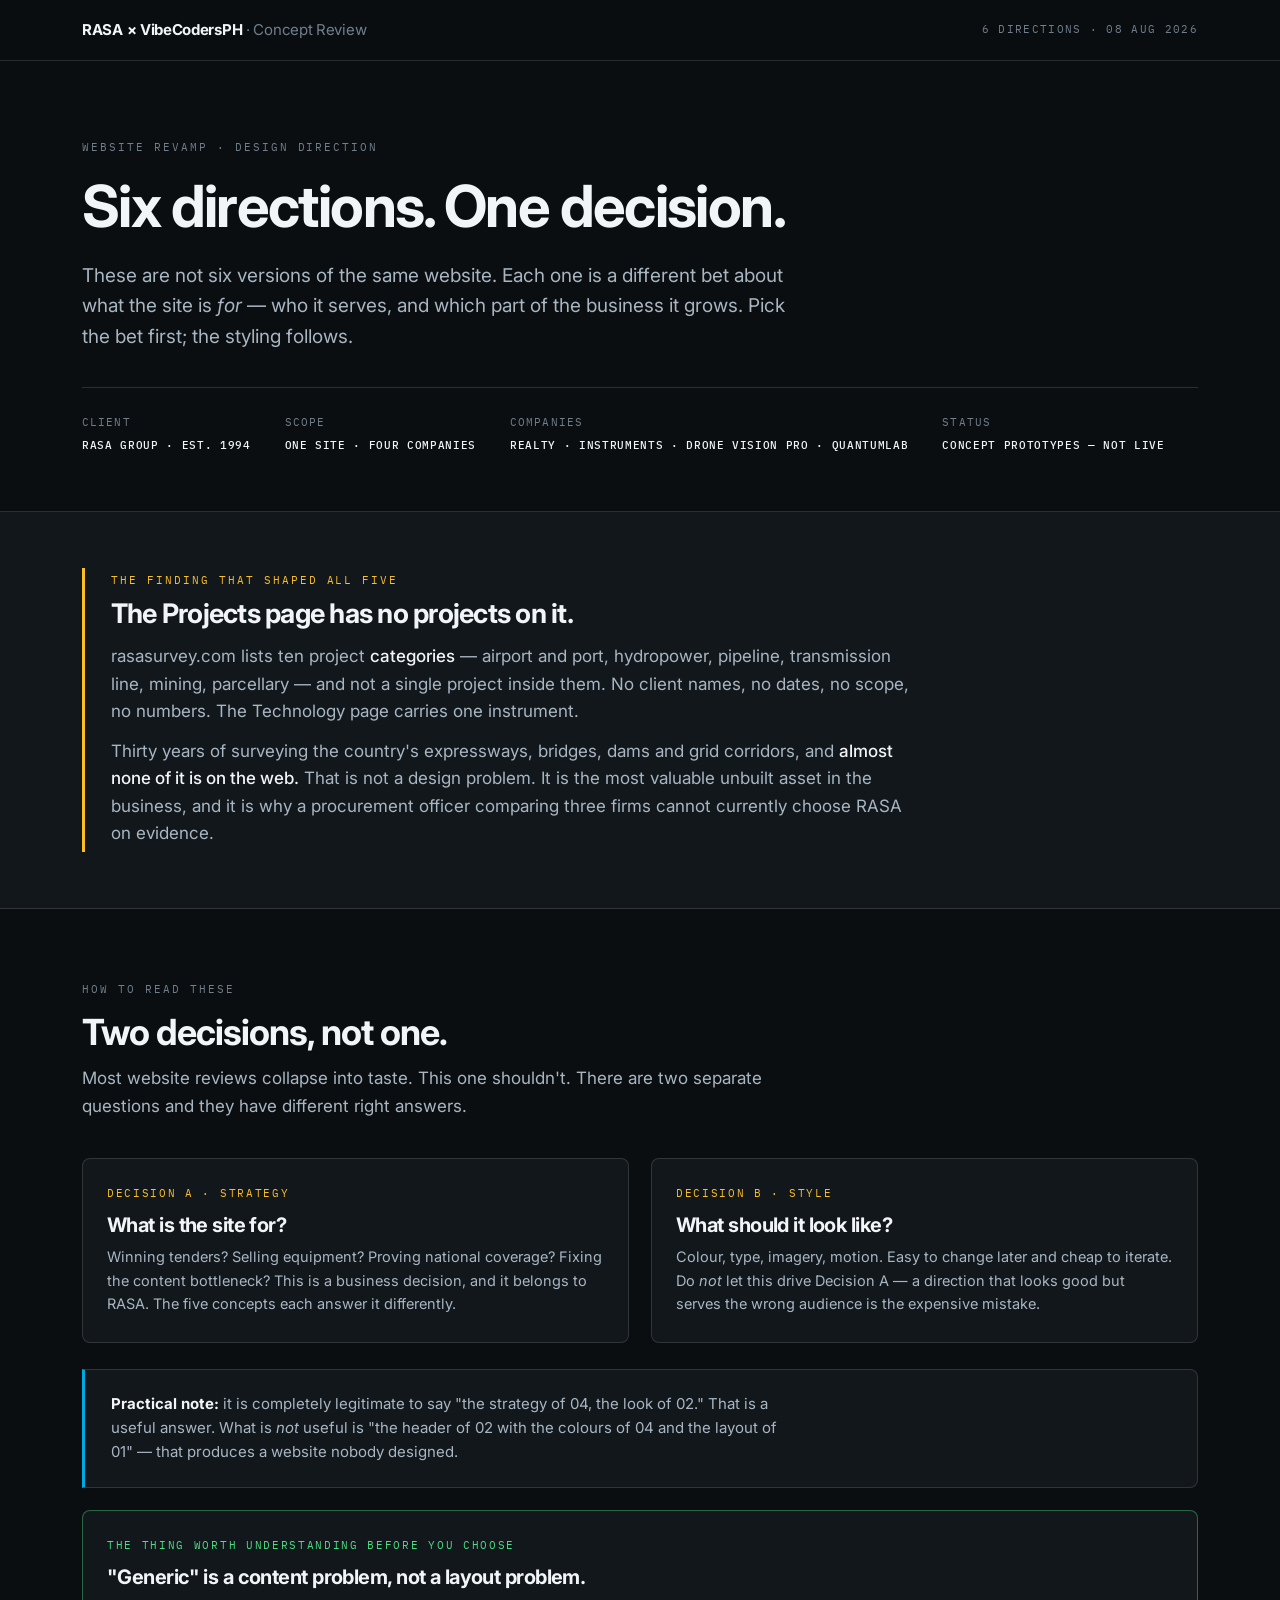
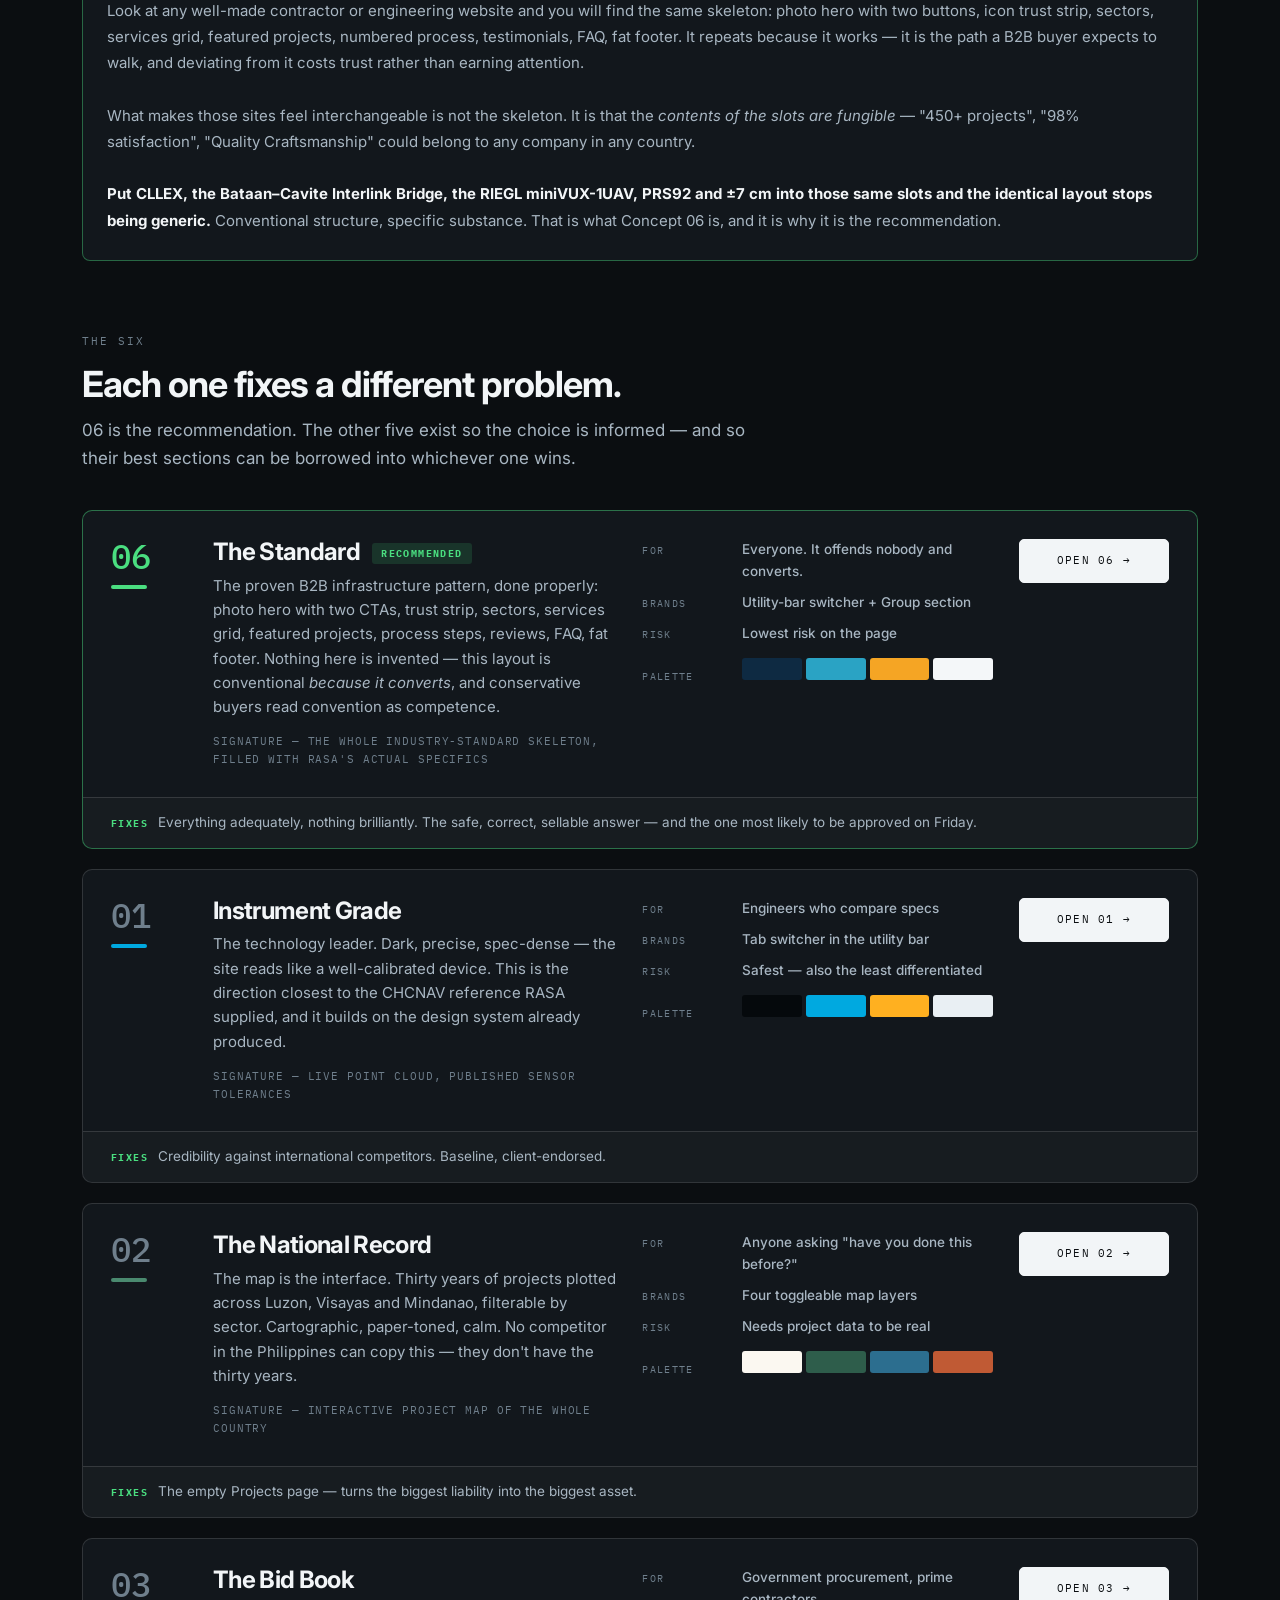
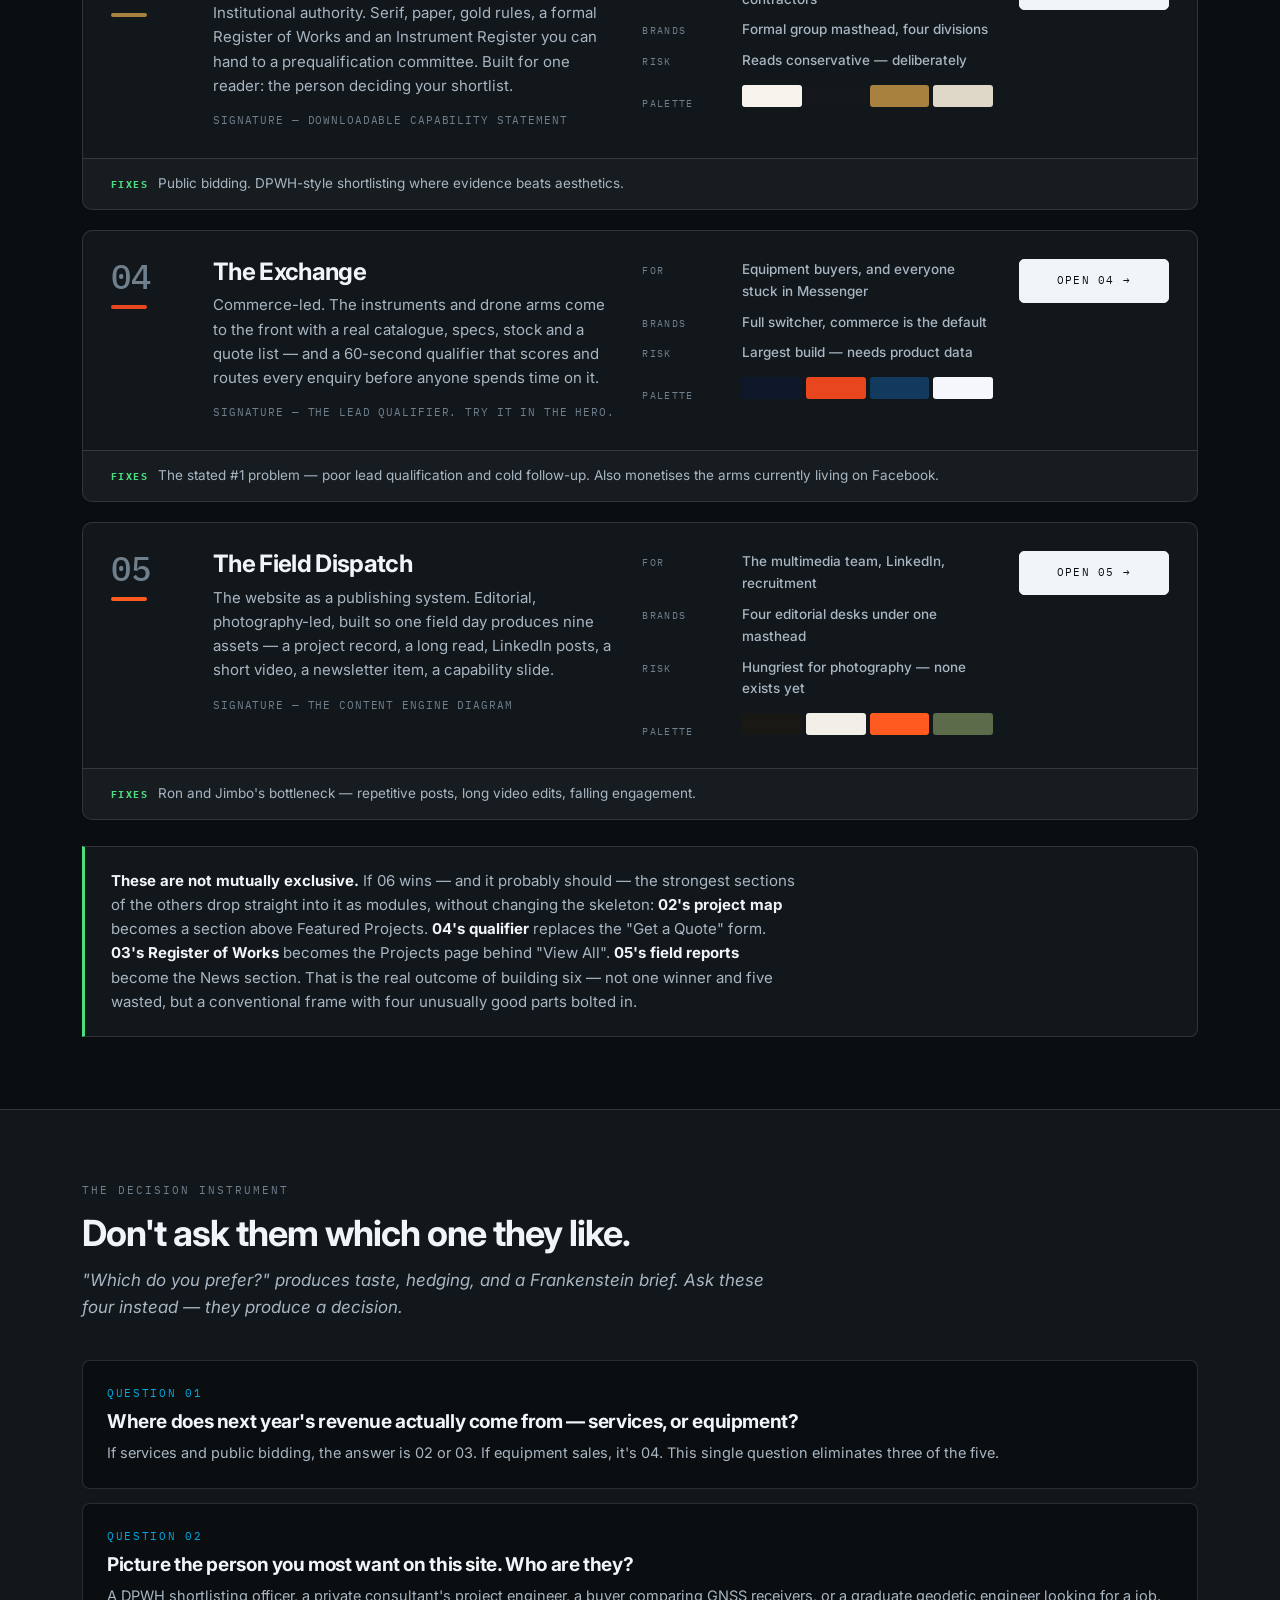
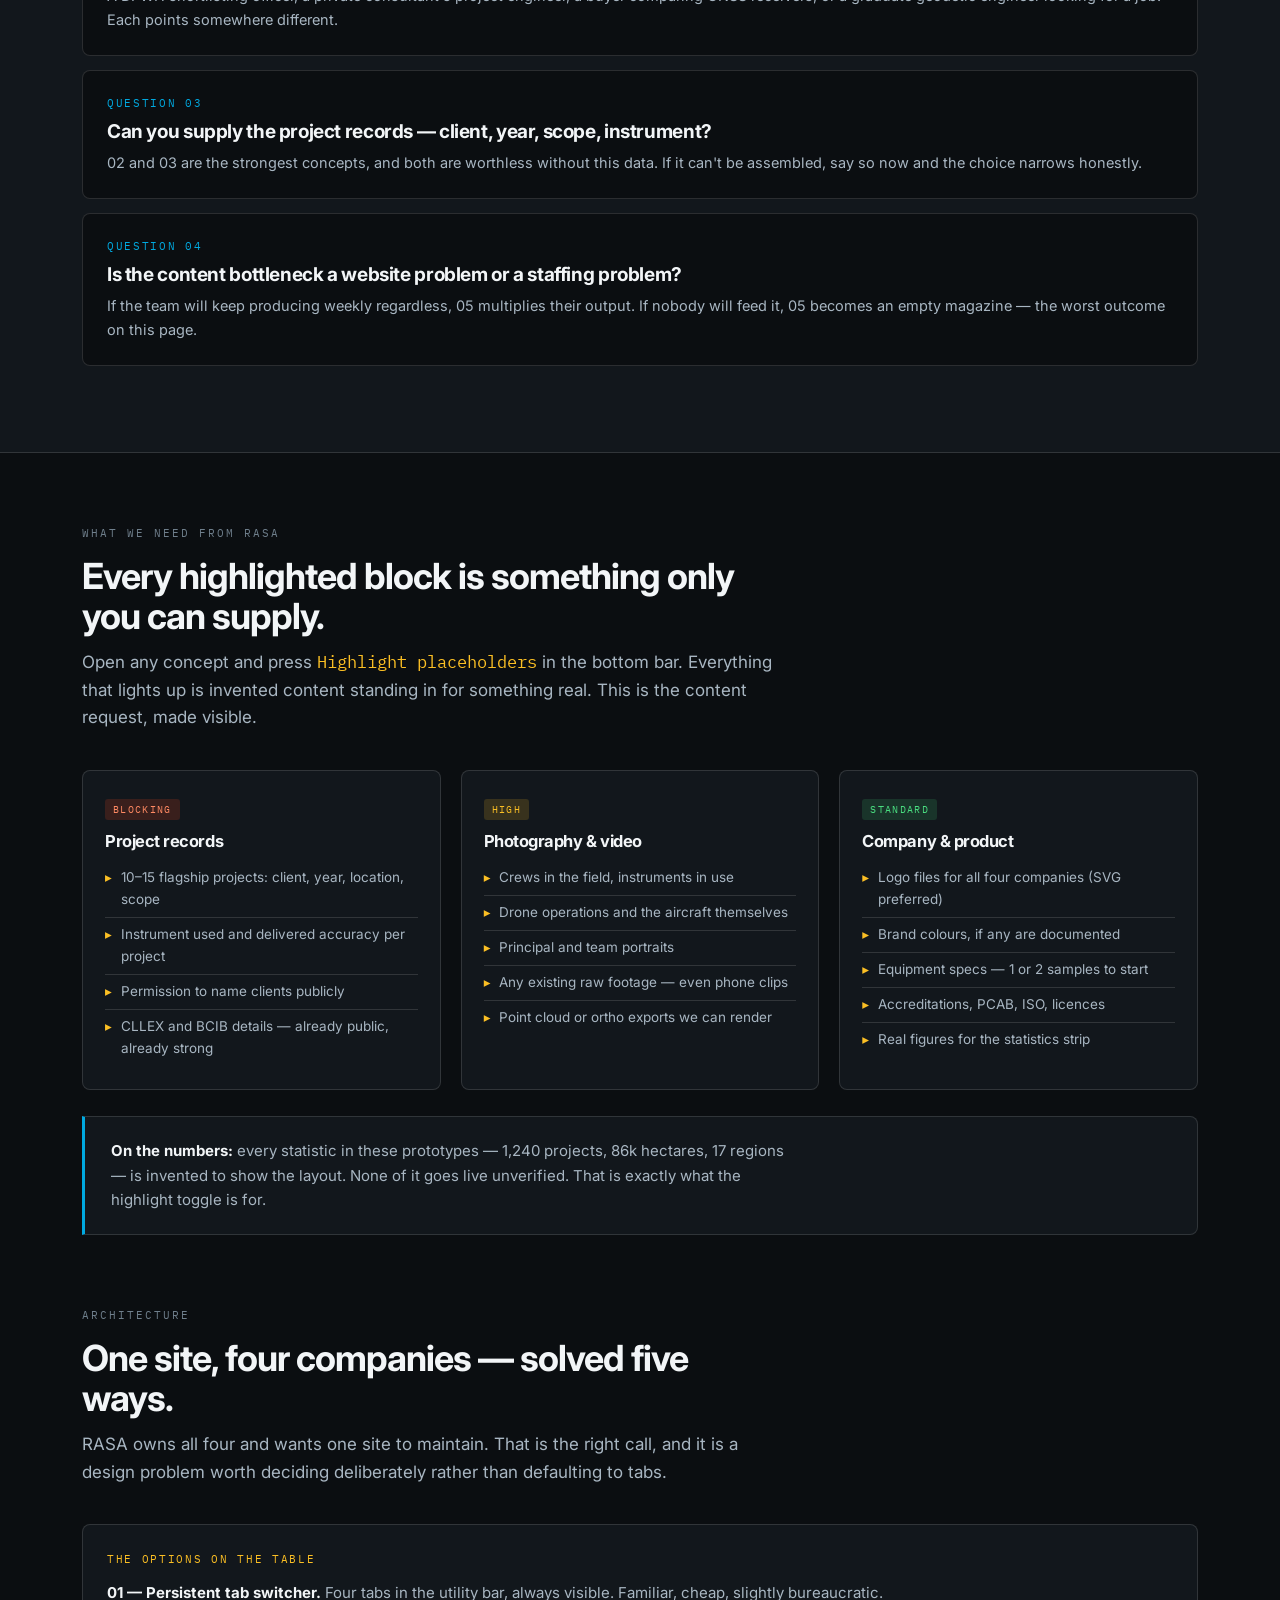
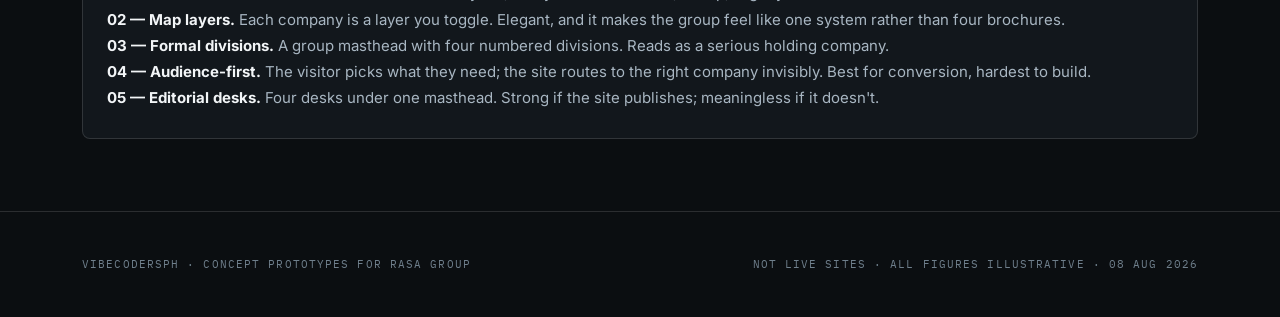
<file: index.html>
<!DOCTYPE html>
<html lang="en">
<head>
<meta charset="utf-8">
<meta name="viewport" content="width=device-width, initial-scale=1">
<title>RASA × VibeCodersPH — Six Design Directions</title>
<link rel="preconnect" href="https://fonts.gstatic.com" crossorigin>
<link href="https://fonts.googleapis.com/css2?family=Inter:wght@400;500;600;700&family=IBM+Plex+Mono:wght@400;500&display=swap" rel="stylesheet">
<style>
:root{
  --bg:#0B0E11;--bg-2:#12171C;--bg-3:#1A2128;--line:rgba(255,255,255,.13);--line-2:rgba(255,255,255,.24);
  --tx:#F2F5F7;--tx-2:#A8B6C2;--tx-3:#6F7F8C;
  --c1:#00A9E0;--c2:#4A8A6F;--c3:#A8813F;--c4:#E8461E;--c5:#FF5A1F;
  --ok:#4ADE80;--warn:#FBBF24;
  --b:'Inter',system-ui,sans-serif;--m:'IBM Plex Mono',ui-monospace,Consolas,monospace;
  --e-out:cubic-bezier(0.23,1,0.32,1);
}
*{margin:0;padding:0;box-sizing:border-box}
html{scroll-behavior:smooth}
body{font-family:var(--b);background:var(--bg);color:var(--tx);font-size:16px;line-height:1.62;-webkit-font-smoothing:antialiased}
.wrap{max-width:1180px;margin:0 auto;padding:0 32px}
h1,h2,h3,h4{font-weight:700;letter-spacing:-.028em;line-height:1.1}
a{color:inherit;text-decoration:none}
.m{font-family:var(--m)}
.kick{font-family:var(--m);font-size:11px;letter-spacing:.18em;text-transform:uppercase;color:var(--tx-3)}

/* head */
.top{border-bottom:1px solid var(--line);background:rgba(11,14,17,.9);backdrop-filter:blur(12px);position:sticky;top:0;z-index:50}
.top .wrap{display:flex;justify-content:space-between;align-items:center;height:60px}
.top .l{font-weight:700;font-size:15px;letter-spacing:-.02em}
.top .l span{color:var(--tx-3);font-weight:400}
.top .r{font-family:var(--m);font-size:11px;letter-spacing:.12em;text-transform:uppercase;color:var(--tx-3)}

.hero{padding:78px 0 56px;border-bottom:1px solid var(--line)}
.hero h1{font-size:clamp(34px,5vw,58px);margin:18px 0 22px;max-width:19ch}
.hero p{font-size:19px;color:var(--tx-2);max-width:60ch}
.meta{display:flex;gap:34px;flex-wrap:wrap;margin-top:34px;padding-top:26px;border-top:1px solid var(--line);font-family:var(--m);font-size:11px;letter-spacing:.1em;text-transform:uppercase;color:var(--tx-3)}
.meta b{color:var(--tx);font-weight:500;display:block;margin-top:5px;letter-spacing:.06em}

/* finding */
.finding{background:var(--bg-2);border-bottom:1px solid var(--line);padding:56px 0}
.fbox{border-left:3px solid var(--warn);padding:4px 0 4px 26px}
.fbox h2{font-size:27px;margin-bottom:14px}
.fbox p{color:var(--tx-2);font-size:17px;max-width:74ch}
.fbox p+p{margin-top:12px}
.fbox em{color:var(--tx);font-style:normal;font-weight:500}

section{padding:72px 0}
.shead{margin-bottom:38px;max-width:70ch}
.shead h2{font-size:clamp(25px,3.2vw,36px);margin:14px 0 13px}
.shead p{color:var(--tx-2);font-size:17px}

/* how to read */
.axes{display:grid;grid-template-columns:1fr 1fr;gap:22px}
.ax{border:1px solid var(--line);border-radius:8px;padding:26px 24px;background:var(--bg-2)}
.ax .n{font-family:var(--m);font-size:10.5px;letter-spacing:.16em;text-transform:uppercase;color:var(--warn);margin-bottom:12px}
.ax h3{font-size:20px;margin-bottom:9px}
.ax p{font-size:14.5px;color:var(--tx-2)}

/* concept cards */
.cards{display:flex;flex-direction:column;gap:20px}
.c{border:1px solid var(--line);border-radius:10px;background:var(--bg-2);overflow:hidden;transition:border-color 220ms var(--e-out),transform 220ms var(--e-out)}
.c:hover{border-color:var(--line-2);transform:translateY(-2px)}
.cgrid{display:grid;grid-template-columns:76px 1.15fr 1fr auto;gap:26px;padding:28px 28px;align-items:start}
.cno{font-family:var(--m);font-size:34px;font-weight:500;line-height:1;color:var(--tx-3)}
.cno i{display:block;width:36px;height:4px;border-radius:2px;margin-top:12px}
.c h3{font-size:24px;margin-bottom:8px}
.c .bet{font-size:15px;color:var(--tx-2);margin-bottom:14px}
.c .sig{font-family:var(--m);font-size:11px;letter-spacing:.08em;color:var(--tx-3);text-transform:uppercase}
.spec{display:grid;gap:9px}
.sp{display:grid;grid-template-columns:88px 1fr;gap:12px;font-size:13.5px;align-items:baseline}
.sp span{font-family:var(--m);font-size:9.5px;letter-spacing:.14em;text-transform:uppercase;color:var(--tx-3)}
.sp b{font-weight:500;color:var(--tx-2)}
.cgo{display:flex;flex-direction:column;gap:9px;align-items:stretch;min-width:150px}
.btn{display:inline-flex;align-items:center;justify-content:center;gap:8px;font-family:var(--m);font-size:11px;letter-spacing:.12em;text-transform:uppercase;padding:12px 18px;border-radius:5px;border:1px solid var(--line-2);cursor:pointer;color:var(--tx);background:none;transition:background-color 180ms var(--e-out),border-color 180ms var(--e-out),color 180ms var(--e-out),transform 140ms var(--e-out);white-space:nowrap}
.btn:hover{background:var(--tx);color:var(--bg);border-color:var(--tx)}
.btn:active{transform:scale(.97)}
.btn-p{background:var(--tx);color:var(--bg);border-color:var(--tx)}
.btn-p:hover{background:var(--c1);border-color:var(--c1);color:#04080B}
.pal{display:flex;gap:4px;margin-top:4px}
.pal i{width:100%;height:22px;border-radius:3px;display:block}
.fixes{border-top:1px solid var(--line);padding:14px 28px;font-size:13.5px;color:var(--tx-2);background:rgba(255,255,255,.02)}
.fixes b{color:var(--ok);font-family:var(--m);font-size:10px;letter-spacing:.14em;text-transform:uppercase;margin-right:10px}

/* decision */
.dec{background:var(--bg-2);border-top:1px solid var(--line);border-bottom:1px solid var(--line)}
.q{border:1px solid var(--line);border-radius:8px;padding:24px;background:var(--bg);margin-bottom:14px}
.q .qn{font-family:var(--m);font-size:10.5px;letter-spacing:.16em;text-transform:uppercase;color:var(--c1);margin-bottom:10px}
.q h3{font-size:19px;margin-bottom:8px;letter-spacing:-.02em}
.q p{font-size:14.5px;color:var(--tx-2)}
.bad{color:var(--tx-3);font-style:italic}

/* needs */
.needs{display:grid;grid-template-columns:repeat(3,1fr);gap:20px}
.nd{border:1px solid var(--line);border-radius:8px;padding:24px 22px;background:var(--bg-2)}
.nd h4{font-size:16.5px;margin-bottom:11px}
.nd ul{list-style:none;padding:0}
.nd li{font-size:13.5px;color:var(--tx-2);padding:6px 0;border-bottom:1px solid var(--line);display:flex;gap:9px}
.nd li:last-child{border-bottom:0}
.nd li::before{content:"▸";color:var(--warn);flex-shrink:0}
.nd .pri{font-family:var(--m);font-size:9.5px;letter-spacing:.14em;text-transform:uppercase;padding:3px 8px;border-radius:3px;display:inline-block;margin-bottom:12px}
.p1{background:rgba(232,70,30,.18);color:#FF8A63}
.p2{background:rgba(251,191,36,.16);color:var(--warn)}
.p3{background:rgba(74,222,128,.14);color:var(--ok)}

.note{border:1px solid var(--line);border-left:3px solid var(--c1);border-radius:0 8px 8px 0;padding:22px 26px;background:var(--bg-2);margin-top:26px}
.note p{color:var(--tx-2);font-size:15px;max-width:76ch}
.note strong{color:var(--tx)}

footer{border-top:1px solid var(--line);padding:44px 0;font-family:var(--m);font-size:11px;letter-spacing:.1em;color:var(--tx-3);text-transform:uppercase}
footer .wrap{display:flex;justify-content:space-between;gap:20px;flex-wrap:wrap}

@media(max-width:980px){.cgrid{grid-template-columns:56px 1fr;gap:18px}.spec,.cgo{grid-column:2}.axes,.needs{grid-template-columns:1fr}}
@media(max-width:620px){.wrap{padding:0 18px}.cgrid{grid-template-columns:1fr}.spec,.cgo{grid-column:1}}
</style>
</head>
<body>

<div class="top"><div class="wrap">
  <div class="l">RASA × VibeCodersPH <span>· Concept Review</span></div>
  <div class="r">6 directions · 08 Aug 2026</div>
</div></div>

<header class="hero"><div class="wrap">
  <div class="kick">Website revamp · Design direction</div>
  <h1>Six directions. One decision.</h1>
  <p>These are not six versions of the same website. Each one is a different bet about what the site is <em>for</em> — who it serves, and which part of the business it grows. Pick the bet first; the styling follows.</p>
  <div class="meta">
    <div>Client<b>RASA Group · est. 1994</b></div>
    <div>Scope<b>One site · four companies</b></div>
    <div>Companies<b>Realty · Instruments · Drone Vision Pro · QuantumLab</b></div>
    <div>Status<b>Concept prototypes — not live</b></div>
  </div>
</div></header>

<div class="finding"><div class="wrap">
  <div class="fbox">
    <div class="kick" style="color:var(--warn);margin-bottom:10px">The finding that shaped all five</div>
    <h2>The Projects page has no projects on it.</h2>
    <p>rasasurvey.com lists ten project <em>categories</em> — airport and port, hydropower, pipeline, transmission line, mining, parcellary — and not a single project inside them. No client names, no dates, no scope, no numbers. The Technology page carries one instrument.</p>
    <p>Thirty years of surveying the country's expressways, bridges, dams and grid corridors, and <em>almost none of it is on the web.</em> That is not a design problem. It is the most valuable unbuilt asset in the business, and it is why a procurement officer comparing three firms cannot currently choose RASA on evidence.</p>
  </div>
</div></div>

<section><div class="wrap">
  <div class="shead">
    <div class="kick">How to read these</div>
    <h2>Two decisions, not one.</h2>
    <p>Most website reviews collapse into taste. This one shouldn't. There are two separate questions and they have different right answers.</p>
  </div>
  <div class="axes">
    <div class="ax"><div class="n">Decision A · Strategy</div><h3>What is the site for?</h3><p>Winning tenders? Selling equipment? Proving national coverage? Fixing the content bottleneck? This is a business decision, and it belongs to RASA. The five concepts each answer it differently.</p></div>
    <div class="ax"><div class="n">Decision B · Style</div><h3>What should it look like?</h3><p>Colour, type, imagery, motion. Easy to change later and cheap to iterate. Do <em>not</em> let this drive Decision A — a direction that looks good but serves the wrong audience is the expensive mistake.</p></div>
  </div>
  <div class="note"><p><strong>Practical note:</strong> it is completely legitimate to say "the strategy of 04, the look of 02." That is a useful answer. What is <em>not</em> useful is "the header of 02 with the colours of 04 and the layout of 01" — that produces a website nobody designed.</p></div>

  <div class="ax" style="margin-top:22px;border-color:rgba(74,222,128,.4)">
    <div class="n" style="color:var(--ok)">The thing worth understanding before you choose</div>
    <h3>"Generic" is a content problem, not a layout problem.</h3>
    <p style="font-size:15px;line-height:1.75;margin-top:10px">Look at any well-made contractor or engineering website and you will find the same skeleton: photo hero with two buttons, icon trust strip, sectors, services grid, featured projects, numbered process, testimonials, FAQ, fat footer. It repeats because it works — it is the path a B2B buyer expects to walk, and deviating from it costs trust rather than earning attention.<br><br>
    What makes those sites feel interchangeable is not the skeleton. It is that the <em>contents of the slots are fungible</em> — "450+ projects", "98% satisfaction", "Quality Craftsmanship" could belong to any company in any country.<br><br>
    <strong style="color:var(--tx)">Put CLLEX, the Bataan–Cavite Interlink Bridge, the RIEGL miniVUX-1UAV, PRS92 and ±7 cm into those same slots and the identical layout stops being generic.</strong> Conventional structure, specific substance. That is what Concept 06 is, and it is why it is the recommendation.</p>
  </div>
</div></section>

<section style="padding-top:0"><div class="wrap">
  <div class="shead"><div class="kick">The six</div><h2>Each one fixes a different problem.</h2>
  <p>06 is the recommendation. The other five exist so the choice is informed — and so their best sections can be borrowed into whichever one wins.</p></div>
  <div class="cards">

    <div class="c" style="border-color:rgba(74,222,128,.45)">
      <div class="cgrid">
        <div class="cno" style="color:var(--ok)">06<i style="background:var(--ok)"></i></div>
        <div>
          <h3>The Standard <span style="font-family:var(--m);font-size:10px;letter-spacing:.14em;background:rgba(74,222,128,.14);color:var(--ok);padding:4px 9px;border-radius:3px;vertical-align:middle;margin-left:8px">RECOMMENDED</span></h3>
          <div class="bet">The proven B2B infrastructure pattern, done properly: photo hero with two CTAs, trust strip, sectors, services grid, featured projects, process steps, reviews, FAQ, fat footer. Nothing here is invented — this layout is conventional <em>because it converts</em>, and conservative buyers read convention as competence.</div>
          <div class="sig">Signature — the whole industry-standard skeleton, filled with RASA's actual specifics</div>
        </div>
        <div class="spec">
          <div class="sp"><span>For</span><b>Everyone. It offends nobody and converts.</b></div>
          <div class="sp"><span>Brands</span><b>Utility-bar switcher + Group section</b></div>
          <div class="sp"><span>Risk</span><b>Lowest risk on the page</b></div>
          <div class="sp"><span>Palette</span><b><span class="pal"><i style="background:#0E2A42"></i><i style="background:#2AA3C4"></i><i style="background:#F5A524"></i><i style="background:#F4F7F9"></i></span></b></div>
        </div>
        <div class="cgo"><a href="concepts/06-the-standard.html" class="btn btn-p">Open 06 →</a></div>
      </div>
      <div class="fixes"><b>Fixes</b>Everything adequately, nothing brilliantly. The safe, correct, sellable answer — and the one most likely to be approved on Friday.</div>
    </div>

    <div class="c">
      <div class="cgrid">
        <div class="cno">01<i style="background:var(--c1)"></i></div>
        <div>
          <h3>Instrument Grade</h3>
          <div class="bet">The technology leader. Dark, precise, spec-dense — the site reads like a well-calibrated device. This is the direction closest to the CHCNAV reference RASA supplied, and it builds on the design system already produced.</div>
          <div class="sig">Signature — live point cloud, published sensor tolerances</div>
        </div>
        <div class="spec">
          <div class="sp"><span>For</span><b>Engineers who compare specs</b></div>
          <div class="sp"><span>Brands</span><b>Tab switcher in the utility bar</b></div>
          <div class="sp"><span>Risk</span><b>Safest — also the least differentiated</b></div>
          <div class="sp"><span>Palette</span><b><span class="pal"><i style="background:#05090C"></i><i style="background:#00A9E0"></i><i style="background:#FFB020"></i><i style="background:#E9EFF3"></i></span></b></div>
        </div>
        <div class="cgo"><a href="concepts/01-instrument-grade.html" class="btn btn-p">Open 01 →</a></div>
      </div>
      <div class="fixes"><b>Fixes</b>Credibility against international competitors. Baseline, client-endorsed.</div>
    </div>

    <div class="c">
      <div class="cgrid">
        <div class="cno">02<i style="background:var(--c2)"></i></div>
        <div>
          <h3>The National Record</h3>
          <div class="bet">The map is the interface. Thirty years of projects plotted across Luzon, Visayas and Mindanao, filterable by sector. Cartographic, paper-toned, calm. No competitor in the Philippines can copy this — they don't have the thirty years.</div>
          <div class="sig">Signature — interactive project map of the whole country</div>
        </div>
        <div class="spec">
          <div class="sp"><span>For</span><b>Anyone asking "have you done this before?"</b></div>
          <div class="sp"><span>Brands</span><b>Four toggleable map layers</b></div>
          <div class="sp"><span>Risk</span><b>Needs project data to be real</b></div>
          <div class="sp"><span>Palette</span><b><span class="pal"><i style="background:#FBF8F1"></i><i style="background:#2E5D4B"></i><i style="background:#2C6E8F"></i><i style="background:#C05A34"></i></span></b></div>
        </div>
        <div class="cgo"><a href="concepts/02-national-record.html" class="btn btn-p">Open 02 →</a></div>
      </div>
      <div class="fixes"><b>Fixes</b>The empty Projects page — turns the biggest liability into the biggest asset.</div>
    </div>

    <div class="c">
      <div class="cgrid">
        <div class="cno">03<i style="background:var(--c3)"></i></div>
        <div>
          <h3>The Bid Book</h3>
          <div class="bet">Institutional authority. Serif, paper, gold rules, a formal Register of Works and an Instrument Register you can hand to a prequalification committee. Built for one reader: the person deciding your shortlist.</div>
          <div class="sig">Signature — downloadable capability statement</div>
        </div>
        <div class="spec">
          <div class="sp"><span>For</span><b>Government procurement, prime contractors</b></div>
          <div class="sp"><span>Brands</span><b>Formal group masthead, four divisions</b></div>
          <div class="sp"><span>Risk</span><b>Reads conservative — deliberately</b></div>
          <div class="sp"><span>Palette</span><b><span class="pal"><i style="background:#F7F4ED"></i><i style="background:#14181C"></i><i style="background:#A8813F"></i><i style="background:#DFD8C9"></i></span></b></div>
        </div>
        <div class="cgo"><a href="concepts/03-bid-book.html" class="btn btn-p">Open 03 →</a></div>
      </div>
      <div class="fixes"><b>Fixes</b>Public bidding. DPWH-style shortlisting where evidence beats aesthetics.</div>
    </div>

    <div class="c">
      <div class="cgrid">
        <div class="cno">04<i style="background:var(--c4)"></i></div>
        <div>
          <h3>The Exchange</h3>
          <div class="bet">Commerce-led. The instruments and drone arms come to the front with a real catalogue, specs, stock and a quote list — and a 60-second qualifier that scores and routes every enquiry before anyone spends time on it.</div>
          <div class="sig">Signature — the lead qualifier. Try it in the hero.</div>
        </div>
        <div class="spec">
          <div class="sp"><span>For</span><b>Equipment buyers, and everyone stuck in Messenger</b></div>
          <div class="sp"><span>Brands</span><b>Full switcher, commerce is the default</b></div>
          <div class="sp"><span>Risk</span><b>Largest build — needs product data</b></div>
          <div class="sp"><span>Palette</span><b><span class="pal"><i style="background:#0F172A"></i><i style="background:#E8461E"></i><i style="background:#123A5E"></i><i style="background:#F5F7FA"></i></span></b></div>
        </div>
        <div class="cgo"><a href="concepts/04-exchange.html" class="btn btn-p">Open 04 →</a></div>
      </div>
      <div class="fixes"><b>Fixes</b>The stated #1 problem — poor lead qualification and cold follow-up. Also monetises the arms currently living on Facebook.</div>
    </div>

    <div class="c">
      <div class="cgrid">
        <div class="cno">05<i style="background:var(--c5)"></i></div>
        <div>
          <h3>The Field Dispatch</h3>
          <div class="bet">The website as a publishing system. Editorial, photography-led, built so one field day produces nine assets — a project record, a long read, LinkedIn posts, a short video, a newsletter item, a capability slide.</div>
          <div class="sig">Signature — the content engine diagram</div>
        </div>
        <div class="spec">
          <div class="sp"><span>For</span><b>The multimedia team, LinkedIn, recruitment</b></div>
          <div class="sp"><span>Brands</span><b>Four editorial desks under one masthead</b></div>
          <div class="sp"><span>Risk</span><b>Hungriest for photography — none exists yet</b></div>
          <div class="sp"><span>Palette</span><b><span class="pal"><i style="background:#1A1815"></i><i style="background:#F2EFE9"></i><i style="background:#FF5A1F"></i><i style="background:#5C6B4A"></i></span></b></div>
        </div>
        <div class="cgo"><a href="concepts/05-field-dispatch.html" class="btn btn-p">Open 05 →</a></div>
      </div>
      <div class="fixes"><b>Fixes</b>Ron and Jimbo's bottleneck — repetitive posts, long video edits, falling engagement.</div>
    </div>

  </div>

  <div class="note" style="border-left-color:var(--ok)"><p><strong>These are not mutually exclusive.</strong> If 06 wins — and it probably should — the strongest sections of the others drop straight into it as modules, without changing the skeleton: <strong>02's project map</strong> becomes a section above Featured Projects. <strong>04's qualifier</strong> replaces the "Get a Quote" form. <strong>03's Register of Works</strong> becomes the Projects page behind "View All". <strong>05's field reports</strong> become the News section. That is the real outcome of building six — not one winner and five wasted, but a conventional frame with four unusually good parts bolted in.</p></div>
</div></section>

<section class="dec"><div class="wrap">
  <div class="shead">
    <div class="kick">The decision instrument</div>
    <h2>Don't ask them which one they like.</h2>
    <p class="bad">"Which do you prefer?" produces taste, hedging, and a Frankenstein brief. Ask these four instead — they produce a decision.</p>
  </div>
  <div class="q"><div class="qn">Question 01</div><h3>Where does next year's revenue actually come from — services, or equipment?</h3><p>If services and public bidding, the answer is 02 or 03. If equipment sales, it's 04. This single question eliminates three of the five.</p></div>
  <div class="q"><div class="qn">Question 02</div><h3>Picture the person you most want on this site. Who are they?</h3><p>A DPWH shortlisting officer, a private consultant's project engineer, a buyer comparing GNSS receivers, or a graduate geodetic engineer looking for a job. Each points somewhere different.</p></div>
  <div class="q"><div class="qn">Question 03</div><h3>Can you supply the project records — client, year, scope, instrument?</h3><p>02 and 03 are the strongest concepts, and both are worthless without this data. If it can't be assembled, say so now and the choice narrows honestly.</p></div>
  <div class="q"><div class="qn">Question 04</div><h3>Is the content bottleneck a website problem or a staffing problem?</h3><p>If the team will keep producing weekly regardless, 05 multiplies their output. If nobody will feed it, 05 becomes an empty magazine — the worst outcome on this page.</p></div>
</div></section>

<section><div class="wrap">
  <div class="shead"><div class="kick">What we need from RASA</div><h2>Every highlighted block is something only you can supply.</h2>
  <p>Open any concept and press <span class="m" style="color:var(--warn)">Highlight placeholders</span> in the bottom bar. Everything that lights up is invented content standing in for something real. This is the content request, made visible.</p></div>
  <div class="needs">
    <div class="nd"><span class="pri p1">Blocking</span><h4>Project records</h4><ul>
      <li>10–15 flagship projects: client, year, location, scope</li>
      <li>Instrument used and delivered accuracy per project</li>
      <li>Permission to name clients publicly</li>
      <li>CLLEX and BCIB details — already public, already strong</li></ul></div>
    <div class="nd"><span class="pri p2">High</span><h4>Photography &amp; video</h4><ul>
      <li>Crews in the field, instruments in use</li>
      <li>Drone operations and the aircraft themselves</li>
      <li>Principal and team portraits</li>
      <li>Any existing raw footage — even phone clips</li>
      <li>Point cloud or ortho exports we can render</li></ul></div>
    <div class="nd"><span class="pri p3">Standard</span><h4>Company &amp; product</h4><ul>
      <li>Logo files for all four companies (SVG preferred)</li>
      <li>Brand colours, if any are documented</li>
      <li>Equipment specs — 1 or 2 samples to start</li>
      <li>Accreditations, PCAB, ISO, licences</li>
      <li>Real figures for the statistics strip</li></ul></div>
  </div>
  <div class="note"><p><strong>On the numbers:</strong> every statistic in these prototypes — 1,240 projects, 86k hectares, 17 regions — is invented to show the layout. None of it goes live unverified. That is exactly what the highlight toggle is for.</p></div>
</div></section>

<section style="padding-top:0"><div class="wrap">
  <div class="shead"><div class="kick">Architecture</div><h2>One site, four companies — solved five ways.</h2>
  <p>RASA owns all four and wants one site to maintain. That is the right call, and it is a design problem worth deciding deliberately rather than defaulting to tabs.</p></div>
  <div class="axes" style="grid-template-columns:1fr">
    <div class="ax"><div class="n">The options on the table</div><p style="font-size:15px;line-height:1.75">
    <strong style="color:var(--tx)">01 — Persistent tab switcher.</strong> Four tabs in the utility bar, always visible. Familiar, cheap, slightly bureaucratic.<br>
    <strong style="color:var(--tx)">02 — Map layers.</strong> Each company is a layer you toggle. Elegant, and it makes the group feel like one system rather than four brochures.<br>
    <strong style="color:var(--tx)">03 — Formal divisions.</strong> A group masthead with four numbered divisions. Reads as a serious holding company.<br>
    <strong style="color:var(--tx)">04 — Audience-first.</strong> The visitor picks what they need; the site routes to the right company invisibly. Best for conversion, hardest to build.<br>
    <strong style="color:var(--tx)">05 — Editorial desks.</strong> Four desks under one masthead. Strong if the site publishes; meaningless if it doesn't.</p></div>
  </div>
</div></section>

<footer><div class="wrap">
  <span>VibeCodersPH · Concept prototypes for RASA Group</span>
  <span>Not live sites · All figures illustrative · 08 Aug 2026</span>
</div></footer>

</body>
</html>
</file>
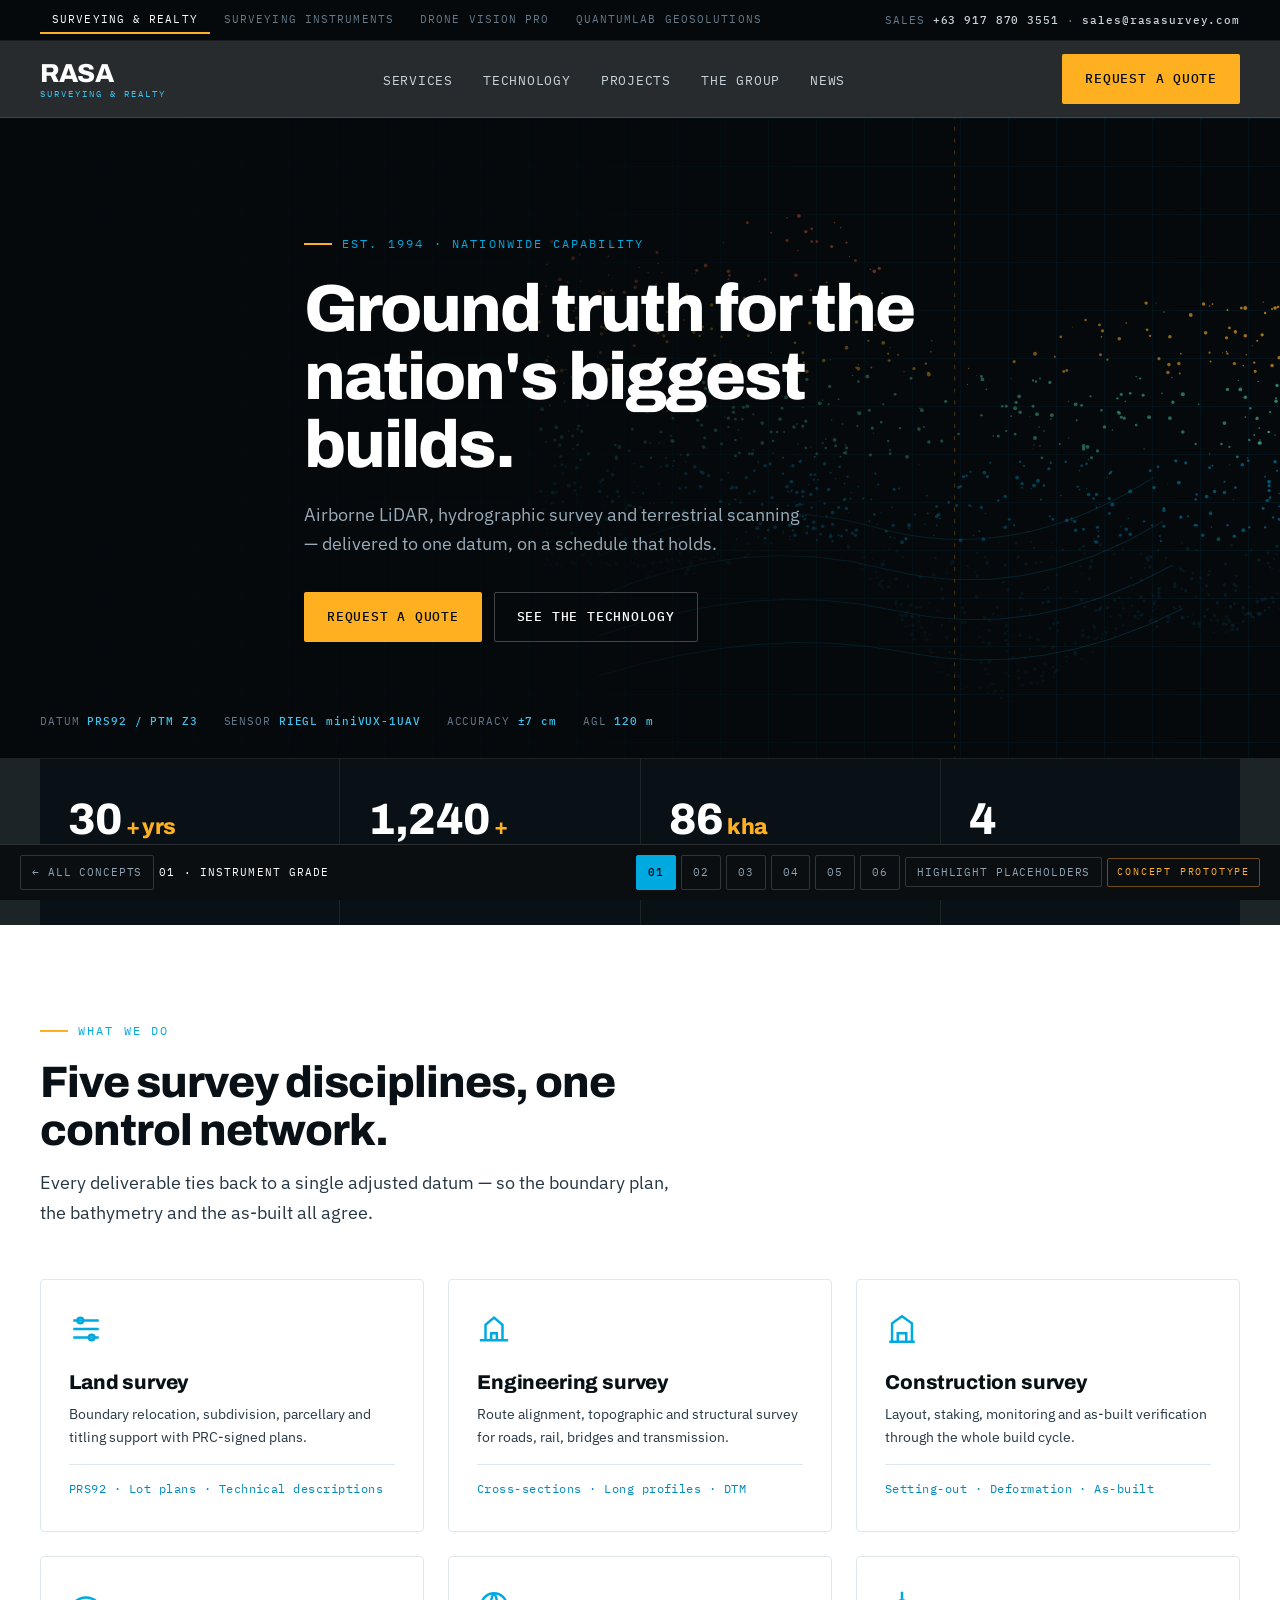
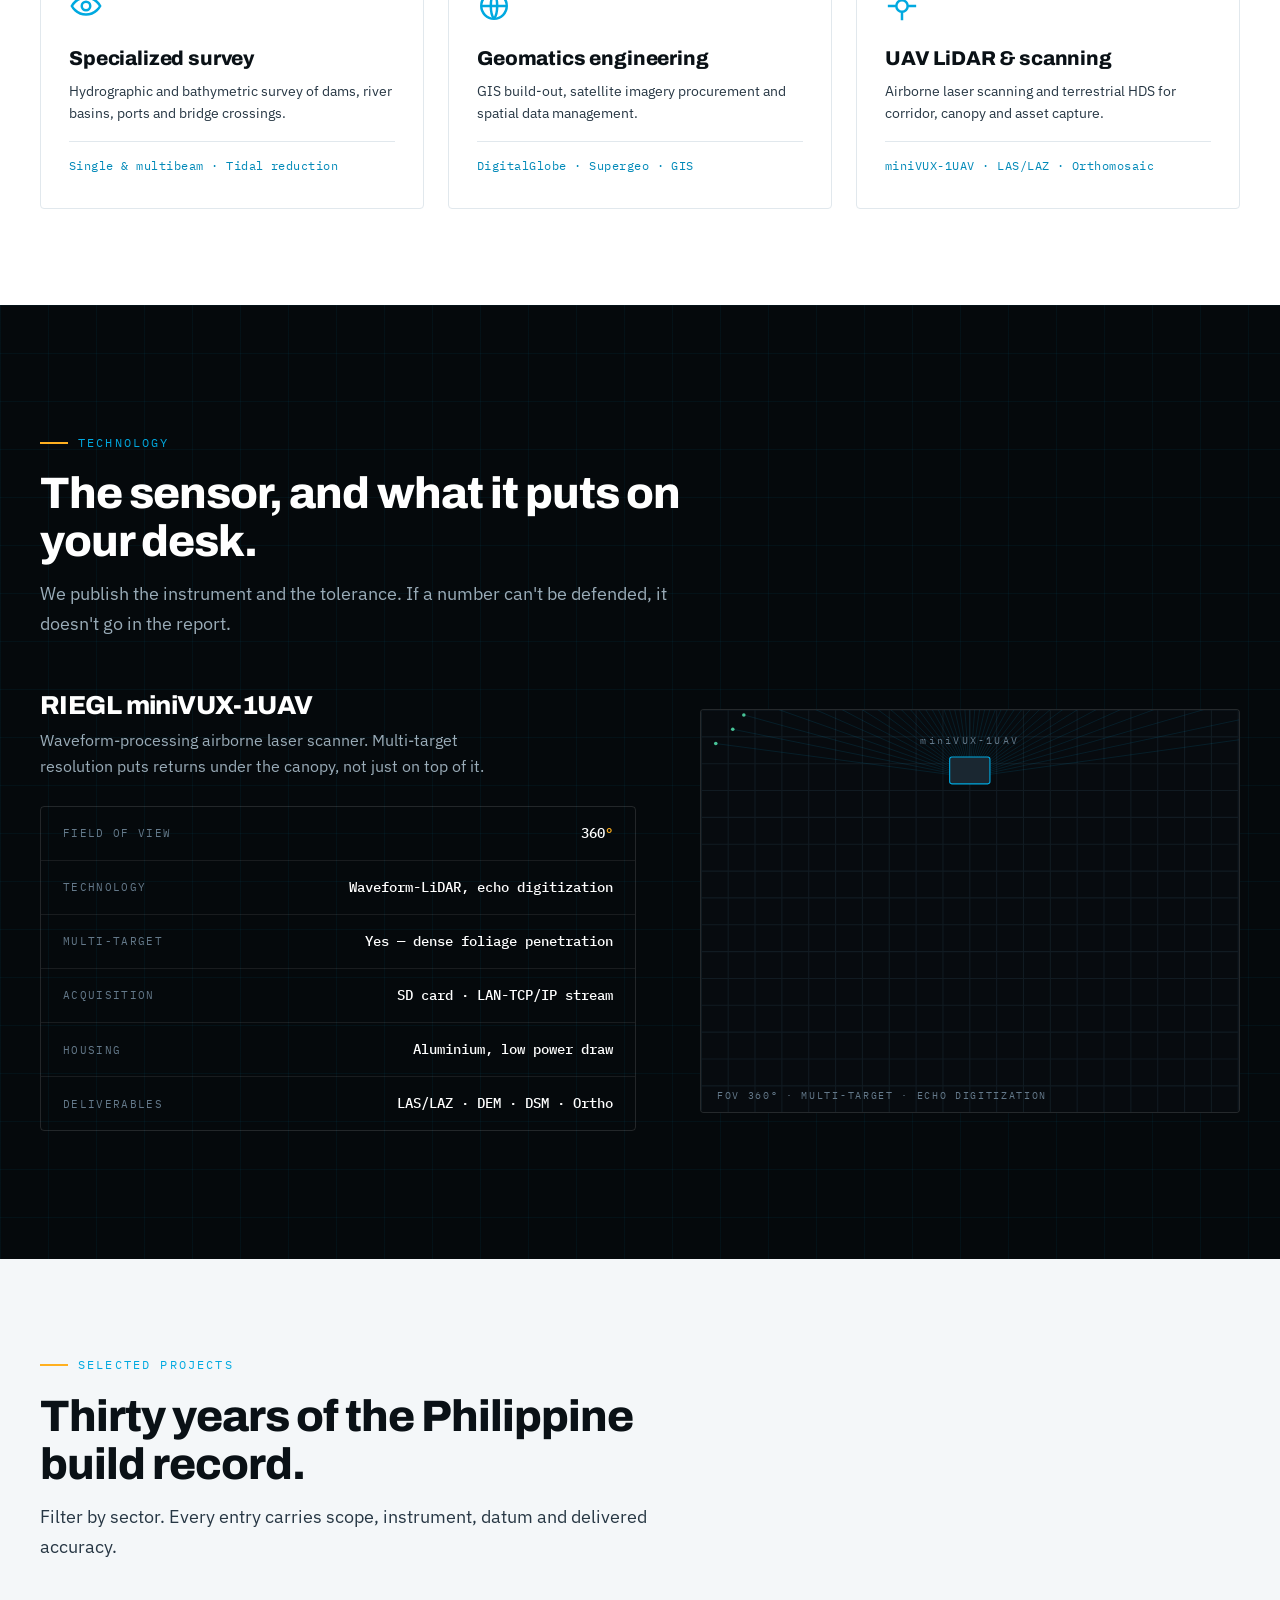
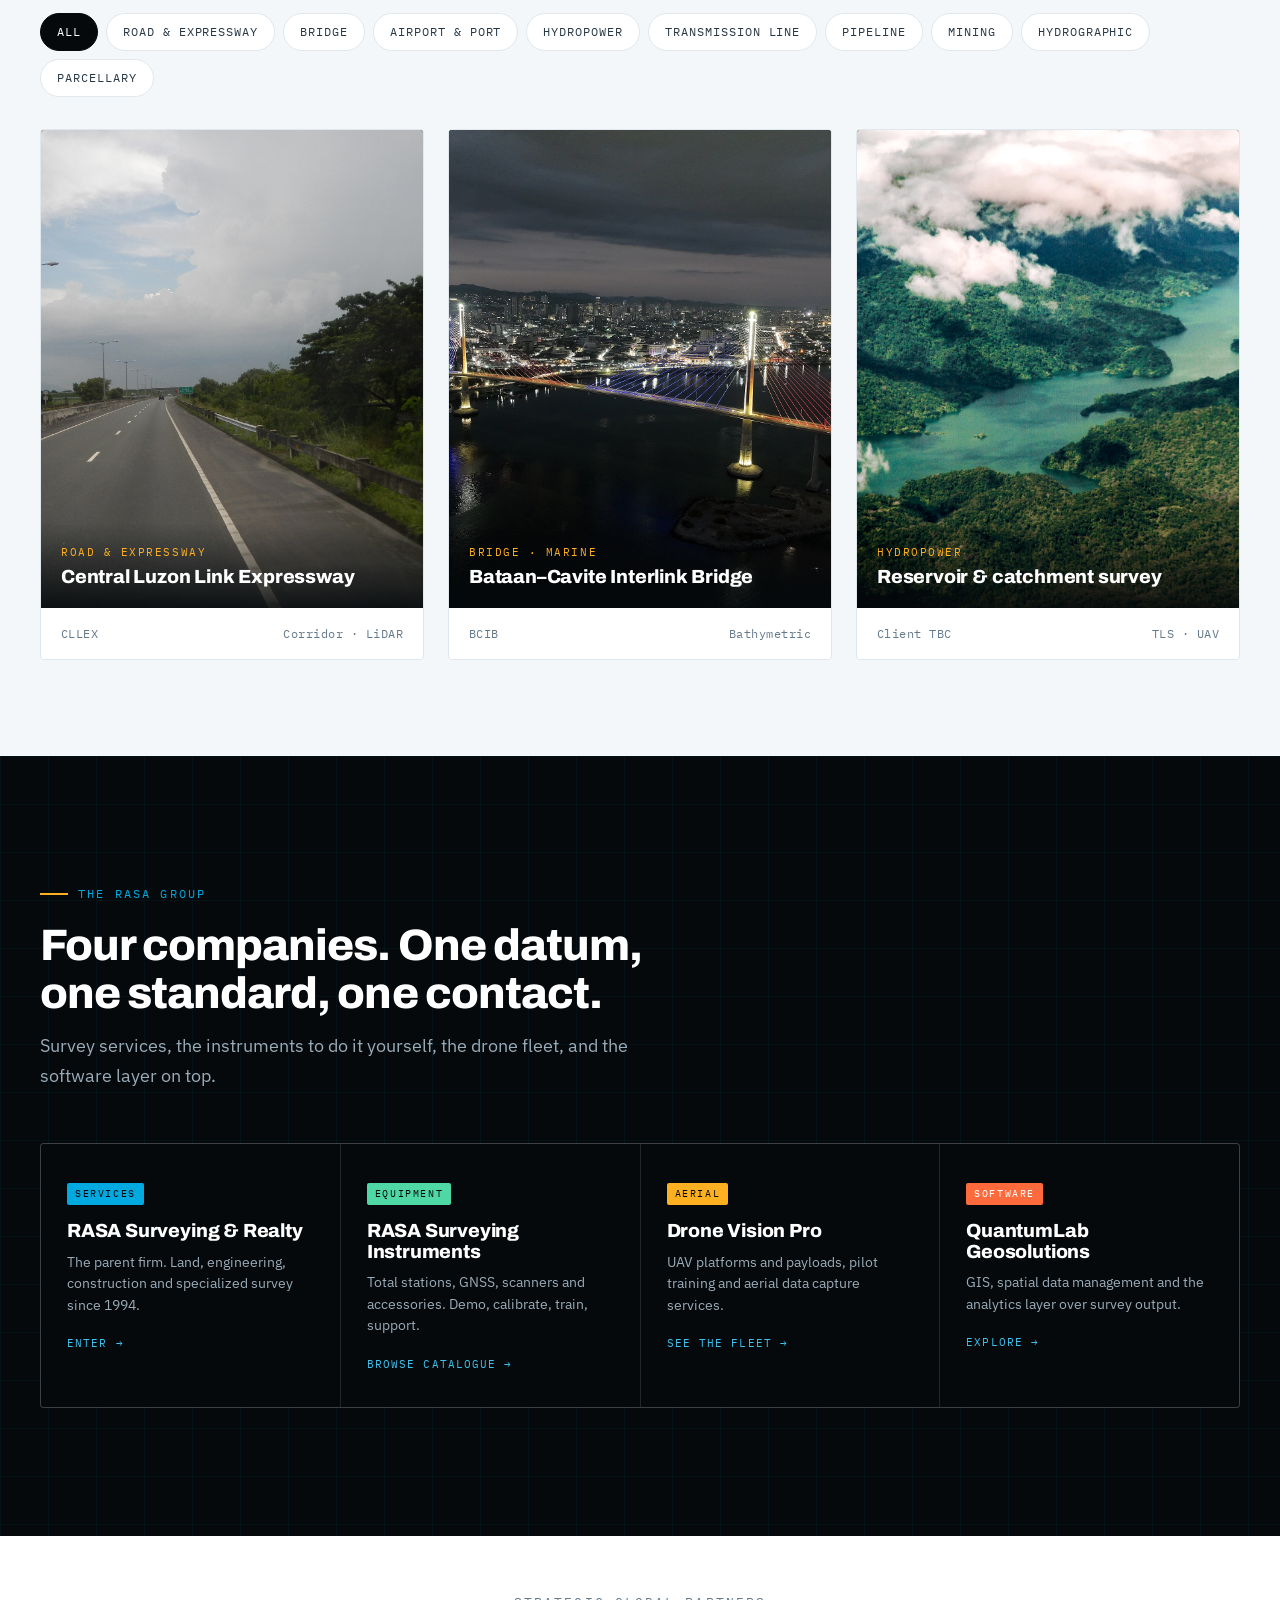
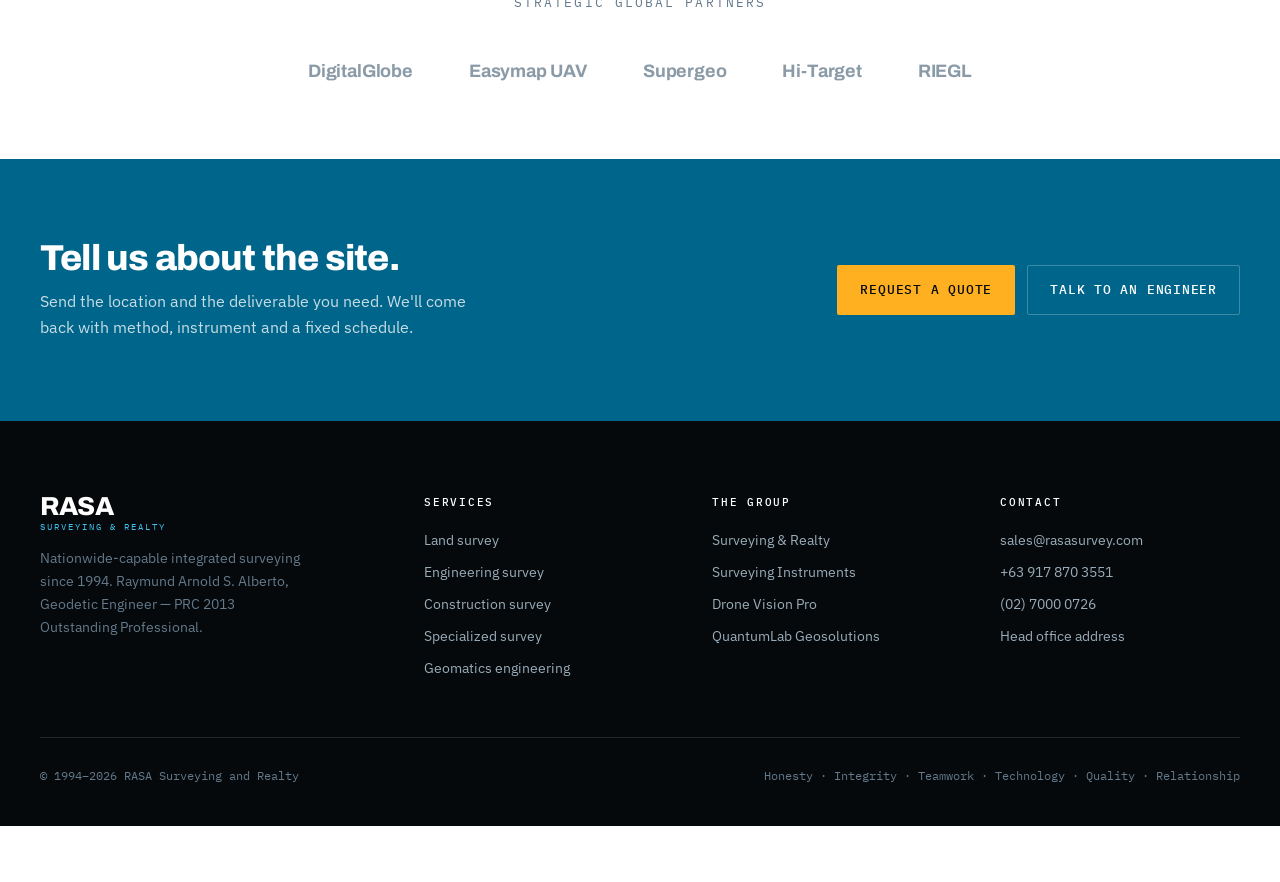
<file: concepts/01-instrument-grade.html>
﻿<!DOCTYPE html>
<html lang="en">
<head>
<meta charset="utf-8">
<meta name="viewport" content="width=device-width, initial-scale=1">
<title>Concept 01 · Instrument Grade — RASA</title>
<link rel="preconnect" href="https://fonts.googleapis.com">
<link rel="preconnect" href="https://fonts.gstatic.com" crossorigin>
<link href="https://fonts.googleapis.com/css2?family=Archivo:wght@600;700;800&family=IBM+Plex+Mono:wght@400;500&family=IBM+Plex+Sans:wght@400;500;600&display=swap" rel="stylesheet">
<style>
:root{
  --ink-900:#05090C;--ink-800:#0A1116;--ink-700:#111B22;--ink-600:#1A2731;--ink-500:#273744;
  --ink-300:#64798A;--ink-200:#9AACB8;--ink-100:#C9D5DD;--ink-050:#E9EFF3;
  --datum-700:#00658A;--datum-600:#0089B8;--datum-500:#00A9E0;--datum-400:#3CC3F0;
  --amber-600:#E09000;--amber-500:#FFB020;
  --ramp-1:#0B3A54;--ramp-2:#00A9E0;--ramp-3:#4FD8A6;--ramp-4:#FFB020;--ramp-5:#FF6A3D;
  --page:#FFFFFF;--sunken:#F4F7F9;--border:#E1E8ED;
  --display:'Archivo',system-ui,sans-serif;
  --body:'IBM Plex Sans',system-ui,sans-serif;
  --mono:'IBM Plex Mono',ui-monospace,Consolas,monospace;
  --max:1320px;
}
*{margin:0;padding:0;box-sizing:border-box}
html{scroll-behavior:smooth}
body{font-family:var(--body);font-size:16px;line-height:1.65;color:var(--ink-800);background:var(--page);-webkit-font-smoothing:antialiased;padding-bottom:56px}
.wrap{max-width:var(--max);margin:0 auto;padding:0 40px}
h1,h2,h3,h4{font-family:var(--display);font-weight:800;letter-spacing:-.022em;line-height:1.08}
a{color:inherit;text-decoration:none}
.eyebrow{font-family:var(--mono);font-size:12px;letter-spacing:.18em;text-transform:uppercase;color:var(--datum-500);display:flex;align-items:center;gap:10px}
.eyebrow::before{content:"";width:28px;height:2px;background:var(--amber-500)}
.mono{font-family:var(--mono);font-size:13px;letter-spacing:.01em}

/* ---------- header ---------- */
.util{background:var(--ink-900);border-bottom:1px solid rgba(255,255,255,.08)}
.util .wrap{display:flex;align-items:center;justify-content:space-between;height:40px}
.brandtabs{display:flex;gap:2px}
.brandtabs button{font-family:var(--mono);font-size:11px;letter-spacing:.1em;text-transform:uppercase;background:none;border:0;color:var(--ink-300);padding:6px 12px;cursor:pointer;border-bottom:2px solid transparent;transition:.15s}
.brandtabs button:hover{color:var(--ink-100)}
.brandtabs button.on{color:#fff;border-bottom-color:var(--amber-500)}
.util .contact{font-family:var(--mono);font-size:11px;letter-spacing:.08em;color:var(--ink-300)}
.util .contact b{color:var(--ink-100);font-weight:500}

.nav{position:sticky;top:0;z-index:60;background:rgba(5,9,12,.86);backdrop-filter:saturate(140%) blur(14px);border-bottom:1px solid rgba(255,255,255,.12)}
.nav .wrap{display:flex;align-items:center;justify-content:space-between;height:76px}
.mark{font-family:var(--display);font-weight:800;font-size:26px;letter-spacing:-.03em;color:#fff;line-height:1}
.mark span{display:block;font-family:var(--mono);font-size:9px;letter-spacing:.22em;color:var(--datum-400);font-weight:400;margin-top:3px}
.nav ul{display:flex;gap:30px;list-style:none}
.nav ul a{font-family:var(--mono);font-size:13px;letter-spacing:.06em;text-transform:uppercase;color:var(--ink-100);transition:.15s}
.nav ul a:hover{color:var(--amber-500)}
.btn{display:inline-flex;align-items:center;gap:8px;font-family:var(--mono);font-size:13px;letter-spacing:.06em;text-transform:uppercase;padding:13px 22px;border-radius:2px;border:1px solid transparent;cursor:pointer;transition:.12s;font-weight:500}
.btn-a{background:var(--amber-500);color:var(--ink-900)}
.btn-a:hover{background:var(--amber-600)}
.btn-c{background:var(--datum-500);color:#fff}
.btn-c:hover{background:var(--datum-600)}
.btn-g{background:transparent;color:#fff;border-color:rgba(255,255,255,.24)}
.btn-g:hover{border-color:var(--datum-500);color:var(--datum-400)}

/* ---------- hero ---------- */
.hero{position:relative;background:var(--ink-900);overflow:hidden;min-height:640px;display:flex;align-items:center}
.grat{position:absolute;inset:0;background-image:linear-gradient(rgba(0,169,224,.14) 1px,transparent 1px),linear-gradient(90deg,rgba(0,169,224,.14) 1px,transparent 1px);background-size:48px 48px;opacity:.55}
.hero svg.cloud{position:absolute;right:-4%;top:0;height:100%;width:62%;opacity:.9}
.hero .veil{position:absolute;inset:0;background:linear-gradient(90deg,rgba(5,9,12,.96) 0%,rgba(5,9,12,.78) 46%,rgba(5,9,12,.08) 100%)}
.hero .wrap{position:relative;z-index:3;padding-top:96px;padding-bottom:96px}
.hero h1{font-size:clamp(40px,5.2vw,72px);color:#fff;letter-spacing:-.03em;line-height:1.02;max-width:16ch;margin:22px 0 20px}
.hero p{color:var(--ink-200);font-size:18px;line-height:1.62;max-width:46ch;margin-bottom:34px}
.hero .cta{display:flex;gap:12px;flex-wrap:wrap}
.readout{position:absolute;left:40px;bottom:28px;z-index:3;font-family:var(--mono);font-size:11px;letter-spacing:.08em;color:var(--ink-300);display:flex;gap:26px}
.readout b{color:var(--datum-400);font-weight:500}

/* ---------- stats ---------- */
.stats{background:var(--ink-800);border-top:1px solid rgba(255,255,255,.08)}
.stats .wrap{display:grid;grid-template-columns:repeat(4,1fr);gap:1px;background:rgba(255,255,255,.08)}
.stat{background:var(--ink-800);padding:38px 28px}
.stat .n{font-family:var(--display);font-size:44px;font-weight:800;color:#fff;letter-spacing:-.02em;line-height:1}
.stat .n u{text-decoration:none;color:var(--amber-500);font-size:22px;margin-left:4px}
.stat .l{font-family:var(--mono);font-size:11px;letter-spacing:.14em;text-transform:uppercase;color:var(--ink-300);margin-top:10px}

/* ---------- sections ---------- */
section{padding:96px 0}
.dark{background:var(--ink-900);color:#fff;padding:128px 0;position:relative;overflow:hidden}
.dark h2{color:#fff}
.sunken{background:var(--sunken)}
.shead{max-width:64ch;margin-bottom:52px}
.shead h2{font-size:clamp(28px,3.6vw,44px);margin:18px 0 14px}
.shead p{color:var(--ink-500);font-size:18px}
.dark .shead p{color:var(--ink-200)}

.svcgrid{display:grid;grid-template-columns:repeat(3,1fr);gap:24px}
.svc{background:#fff;border:1px solid var(--border);border-radius:4px;padding:32px 28px;transition:.2s cubic-bezier(.2,.7,.3,1);position:relative;overflow:hidden}
.svc::before{content:"";position:absolute;left:0;right:0;top:0;height:3px;background:var(--amber-500);transform:scaleX(0);transform-origin:left;transition:.2s}
.svc:hover{transform:translateY(-3px);border-color:var(--datum-500);box-shadow:0 12px 32px rgba(5,9,12,.10)}
.svc:hover::before{transform:scaleX(1)}
.svc .ico{width:34px;height:34px;stroke:var(--datum-500);fill:none;stroke-width:1.75;margin-bottom:18px;transition:.2s}
.svc:hover .ico{stroke:var(--amber-500)}
.svc h3{font-size:20px;margin-bottom:10px;letter-spacing:-.008em}
.svc p{font-size:14px;color:var(--ink-500);line-height:1.6}
.svc .spec{margin-top:16px;padding-top:14px;border-top:1px solid var(--border);font-family:var(--mono);font-size:12px;color:var(--datum-600);letter-spacing:.04em}

/* ---------- sensor ---------- */
.sensor{display:grid;grid-template-columns:1.05fr .95fr;gap:64px;align-items:center}
.specsheet{border:1px solid rgba(255,255,255,.12);border-radius:4px;overflow:hidden}
.specsheet .row{display:grid;grid-template-columns:1fr auto;gap:20px;padding:15px 22px;border-bottom:1px solid rgba(255,255,255,.08);font-size:14px}
.specsheet .row:last-child{border-bottom:0}
.specsheet .row span:first-child{font-family:var(--mono);font-size:11px;letter-spacing:.12em;text-transform:uppercase;color:var(--ink-300);align-self:center}
.specsheet .row span:last-child{font-family:var(--mono);font-size:14px;color:#fff;font-weight:500}
.specsheet .row span:last-child em{color:var(--amber-500);font-style:normal}
.sensorviz{position:relative;border:1px solid rgba(255,255,255,.12);border-radius:4px;background:#070B0F;aspect-ratio:4/3;overflow:hidden}

/* ---------- projects ---------- */
.chips{display:flex;gap:8px;flex-wrap:wrap;margin-bottom:32px}
.chip{font-family:var(--mono);font-size:12px;letter-spacing:.08em;text-transform:uppercase;padding:8px 16px;border:1px solid var(--border);border-radius:999px;background:#fff;cursor:pointer;transition:.15s;color:var(--ink-500)}
.chip:hover{border-color:var(--datum-500);color:var(--datum-600)}
.chip.on{background:var(--ink-900);color:#fff;border-color:var(--ink-900)}
.pgrid{display:grid;grid-template-columns:repeat(3,1fr);gap:24px}
.proj{border:1px solid var(--border);border-radius:4px;overflow:hidden;background:#fff;transition:.2s;cursor:pointer}
.proj:hover{transform:translateY(-3px);border-color:var(--datum-500);box-shadow:0 12px 32px rgba(5,9,12,.10)}
.frame{aspect-ratio:4/5;position:relative;background:var(--ink-800);overflow:hidden}
.frame .cap{position:absolute;left:0;right:0;bottom:0;padding:20px;background:linear-gradient(to top,rgba(5,9,12,.88),transparent);color:#fff}
.frame .cap .s{font-family:var(--mono);font-size:11px;letter-spacing:.14em;text-transform:uppercase;color:var(--amber-500);margin-bottom:6px}
.frame .cap h4{font-size:19px;letter-spacing:-.01em}
.proj .meta{padding:16px 20px;display:flex;justify-content:space-between;font-family:var(--mono);font-size:12px;color:var(--ink-300);letter-spacing:.04em}

/* ---------- group ---------- */
.grp{display:grid;grid-template-columns:repeat(4,1fr);gap:1px;background:rgba(255,255,255,.12);border:1px solid rgba(255,255,255,.12);border-radius:4px;overflow:hidden}
.gcard{background:var(--ink-900);padding:34px 26px;transition:.2s;cursor:pointer}
.gcard:hover{background:var(--ink-700)}
.gcard .tag{font-family:var(--mono);font-size:10px;letter-spacing:.16em;text-transform:uppercase;color:var(--ink-900);background:var(--datum-500);display:inline-block;padding:3px 8px;border-radius:2px;margin-bottom:16px}
.gcard:nth-child(2) .tag{background:var(--ramp-3)}
.gcard:nth-child(3) .tag{background:var(--amber-500)}
.gcard:nth-child(4) .tag{background:var(--ramp-5);color:#fff}
.gcard h3{font-size:19px;color:#fff;margin-bottom:10px;letter-spacing:-.01em}
.gcard p{font-size:13.5px;color:var(--ink-200);line-height:1.6}
.gcard .go{font-family:var(--mono);font-size:11px;letter-spacing:.1em;text-transform:uppercase;color:var(--datum-400);margin-top:18px;display:block}

/* ---------- partners ---------- */
.plogos{display:flex;gap:56px;align-items:center;justify-content:center;flex-wrap:wrap;padding:16px 0}
.plogo{font-family:var(--display);font-weight:700;font-size:18px;color:var(--ink-300);letter-spacing:-.01em;opacity:.75;transition:.2s}
.plogo:hover{opacity:1;color:var(--ink-700)}

/* ---------- cta band ---------- */
.band{background:var(--datum-700);color:#fff;padding:80px 0}
.band .wrap{display:flex;align-items:center;justify-content:space-between;gap:40px;flex-wrap:wrap}
.band h2{font-size:36px;color:#fff;max-width:20ch}
.band p{color:rgba(255,255,255,.78);margin-top:10px;max-width:44ch}

/* ---------- footer ---------- */
footer{background:var(--ink-900);color:var(--ink-200);padding:72px 0 40px}
.fgrid{display:grid;grid-template-columns:1.4fr 1fr 1fr 1fr;gap:48px;padding-bottom:48px;border-bottom:1px solid rgba(255,255,255,.12)}
footer h5{font-family:var(--mono);font-size:11px;letter-spacing:.16em;text-transform:uppercase;color:#fff;margin-bottom:18px;font-weight:500}
footer li{list-style:none;margin-bottom:9px;font-size:14px}
footer a:hover{color:var(--amber-500)}
.fbot{padding-top:28px;display:flex;justify-content:space-between;font-family:var(--mono);font-size:12px;color:var(--ink-300);flex-wrap:wrap;gap:12px}

/* ---------- placeholder marking ---------- */
.ph{position:relative}
body.show-ph .ph{background:rgba(255,176,32,.20);outline:1px dashed var(--amber-500);outline-offset:1px;border-radius:2px}
body.show-ph .ph.blk{background:rgba(255,176,32,.10)}

/* ---------- concept bar ---------- */
.cbar{position:fixed;left:0;right:0;bottom:0;z-index:200;height:56px;background:#0B0E11;border-top:1px solid rgba(255,255,255,.14);display:flex;align-items:center;justify-content:space-between;padding:0 20px;font-family:var(--mono);font-size:12px;color:#8FA3B0;gap:16px}
.cbar a,.cbar button{font-family:var(--mono);font-size:11px;letter-spacing:.08em;text-transform:uppercase;color:#8FA3B0;background:none;border:1px solid rgba(255,255,255,.16);padding:7px 11px;border-radius:2px;cursor:pointer;transition:.15s;white-space:nowrap}
.cbar a:hover,.cbar button:hover{color:#fff;border-color:var(--datum-500)}
.cbar a.on{background:var(--datum-500);color:#04080B;border-color:var(--datum-500);font-weight:500}
.cbar .grp2{display:flex;gap:5px;align-items:center;flex-wrap:wrap}
.cbar .tag{font-size:10px;letter-spacing:.18em;color:var(--amber-500);border:1px solid rgba(255,176,32,.4);padding:5px 9px;border-radius:2px}
.cbar .nm{color:#fff;letter-spacing:.1em;text-transform:uppercase;font-size:11px}
@media(max-width:1100px){.svcgrid,.pgrid{grid-template-columns:repeat(2,1fr)}.grp{grid-template-columns:repeat(2,1fr)}.sensor{grid-template-columns:1fr;gap:40px}.fgrid{grid-template-columns:1fr 1fr}}
@media(max-width:760px){.wrap{padding:0 20px}.nav ul,.util .contact{display:none}.stats .wrap,.svcgrid,.pgrid,.grp{grid-template-columns:1fr}.cbar .nm{display:none}}
</style>
<link rel="stylesheet" href="../assets/polish.css">
</head>
<body>

<!-- ===== utility bar: the four-brand switcher ===== -->
<div class="util"><div class="wrap">
  <div class="brandtabs">
    <button class="on">Surveying &amp; Realty</button>
    <button>Surveying Instruments</button>
    <button>Drone Vision Pro</button>
    <button>QuantumLab Geosolutions</button>
  </div>
  <div class="contact">SALES <b>+63 917 870 3551</b> · <b>sales@rasasurvey.com</b></div>
</div></div>

<!-- ===== nav ===== -->
<nav class="nav"><div class="wrap">
  <a href="#" class="mark">RASA<span>SURVEYING &amp; REALTY</span></a>
  <ul>
    <li><a href="#svc">Services</a></li>
    <li><a href="#tech">Technology</a></li>
    <li><a href="#proj">Projects</a></li>
    <li><a href="#grp">The Group</a></li>
    <li><a href="#">News</a></li>
  </ul>
  <a href="#cta" class="btn btn-a">Request a quote</a>
</div></nav>

<!-- ===== hero ===== -->
<header class="hero">
  <div class="grat"></div>
  <svg class="cloud" viewBox="0 0 800 700" preserveAspectRatio="xMidYMid slice" aria-hidden="true">
    <defs>
      <linearGradient id="tg" x1="0" y1="1" x2="0" y2="0">
        <stop offset="0%" stop-color="#0B3A54"/><stop offset="35%" stop-color="#00A9E0"/>
        <stop offset="65%" stop-color="#4FD8A6"/><stop offset="88%" stop-color="#FFB020"/><stop offset="100%" stop-color="#FF6A3D"/>
      </linearGradient>
    </defs>
    <g id="pc"></g>
    <g stroke="#00A9E0" stroke-width="1" fill="none" opacity=".28">
      <path d="M60 470 Q200 400 340 440 T620 390"/><path d="M60 510 Q210 445 350 482 T630 434"/>
      <path d="M60 550 Q220 492 360 524 T640 478"/><path d="M60 590 Q230 538 370 566 T650 522"/>
    </g>
    <line x1="420" y1="0" x2="420" y2="700" stroke="#FFB020" stroke-width="1" opacity=".5" stroke-dasharray="4 8"/>
  </svg>
  <div class="veil"></div>
  <div class="wrap">
    <div class="eyebrow">Est. 1994 · Nationwide capability</div>
    <h1>Ground truth for the nation's biggest builds.</h1>
    <p>Airborne LiDAR, hydrographic survey and terrestrial scanning — delivered to one datum, on a schedule that holds.</p>
    <div class="cta">
      <a href="#cta" class="btn btn-a">Request a quote</a>
      <a href="#tech" class="btn btn-g">See the technology</a>
    </div>
  </div>
  <div class="readout">
    <span>DATUM <b>PRS92 / PTM Z3</b></span>
    <span>SENSOR <b>RIEGL miniVUX-1UAV</b></span>
    <span class="ph">ACCURACY <b>±7 cm</b></span>
    <span class="ph">AGL <b>120 m</b></span>
  </div>
</header>

<!-- ===== stats ===== -->
<div class="stats"><div class="wrap">
  <div class="stat"><div class="n">30<u>+ yrs</u></div><div class="l">Continuous operation since 1994</div></div>
  <div class="stat ph blk"><div class="n">1,240<u>+</u></div><div class="l">Projects delivered nationwide</div></div>
  <div class="stat ph blk"><div class="n">86<u>k ha</u></div><div class="l">Surveyed by air and ground</div></div>
  <div class="stat"><div class="n">4</div><div class="l">Companies, one group</div></div>
</div></div>

<!-- ===== services ===== -->
<section id="svc"><div class="wrap">
  <div class="shead">
    <div class="eyebrow">What we do</div>
    <h2>Five survey disciplines, one control network.</h2>
    <p>Every deliverable ties back to a single adjusted datum — so the boundary plan, the bathymetry and the as-built all agree.</p>
  </div>
  <div class="svcgrid">
    <div class="svc"><svg class="ico" viewBox="0 0 24 24"><path d="M3 6h18M3 12h18M3 18h18"/><circle cx="8" cy="6" r="2"/><circle cx="16" cy="18" r="2"/></svg>
      <h3>Land survey</h3><p>Boundary relocation, subdivision, parcellary and titling support with PRC-signed plans.</p><div class="spec">PRS92 · Lot plans · Technical descriptions</div></div>
    <div class="svc"><svg class="ico" viewBox="0 0 24 24"><path d="M2 20h20M6 20V9l6-5 6 5v11"/><path d="M10 20v-5h4v5"/></svg>
      <h3>Engineering survey</h3><p>Route alignment, topographic and structural survey for roads, rail, bridges and transmission.</p><div class="spec">Cross-sections · Long profiles · DTM</div></div>
    <div class="svc"><svg class="ico" viewBox="0 0 24 24"><path d="M3 21h18M5 21V8l7-5 7 5v13"/><path d="M9 21v-6h6v6"/></svg>
      <h3>Construction survey</h3><p>Layout, staking, monitoring and as-built verification through the whole build cycle.</p><div class="spec">Setting-out · Deformation · As-built</div></div>
    <div class="svc"><svg class="ico" viewBox="0 0 24 24"><path d="M2 12s3-6 10-6 10 6 10 6-3 6-10 6S2 12 2 12z"/><circle cx="12" cy="12" r="3"/></svg>
      <h3>Specialized survey</h3><p>Hydrographic and bathymetric survey of dams, river basins, ports and bridge crossings.</p><div class="spec">Single &amp; multibeam · Tidal reduction</div></div>
    <div class="svc"><svg class="ico" viewBox="0 0 24 24"><circle cx="12" cy="12" r="9"/><path d="M3 12h18M12 3c3 3.5 3 14.5 0 18M12 3c-3 3.5-3 14.5 0 18"/></svg>
      <h3>Geomatics engineering</h3><p>GIS build-out, satellite imagery procurement and spatial data management.</p><div class="spec">DigitalGlobe · Supergeo · GIS</div></div>
    <div class="svc"><svg class="ico" viewBox="0 0 24 24"><path d="M12 2v6M12 16v6M2 12h6M16 12h6"/><circle cx="12" cy="12" r="4"/></svg>
      <h3>UAV LiDAR &amp; scanning</h3><p>Airborne laser scanning and terrestrial HDS for corridor, canopy and asset capture.</p><div class="spec">miniVUX-1UAV · LAS/LAZ · Orthomosaic</div></div>
  </div>
</div></section>

<!-- ===== technology / sensor ===== -->
<section id="tech" class="dark">
  <div class="grat" style="opacity:.4"></div>
  <div class="wrap" style="position:relative;z-index:2">
    <div class="shead">
      <div class="eyebrow">Technology</div>
      <h2>The sensor, and what it puts on your desk.</h2>
      <p>We publish the instrument and the tolerance. If a number can't be defended, it doesn't go in the report.</p>
    </div>
    <div class="sensor">
      <div>
        <h3 style="font-size:26px;color:#fff;margin-bottom:8px">RIEGL miniVUX-1UAV</h3>
        <p style="color:var(--ink-200);margin-bottom:26px;max-width:46ch">Waveform-processing airborne laser scanner. Multi-target resolution puts returns under the canopy, not just on top of it.</p>
        <div class="specsheet">
          <div class="row"><span>Field of view</span><span>360<em>°</em></span></div>
          <div class="row"><span>Technology</span><span>Waveform-LiDAR, echo digitization</span></div>
          <div class="row"><span>Multi-target</span><span>Yes — dense foliage penetration</span></div>
          <div class="row"><span>Acquisition</span><span>SD card · LAN-TCP/IP stream</span></div>
          <div class="row"><span>Housing</span><span>Aluminium, low power draw</span></div>
          <div class="row ph"><span>Deliverables</span><span>LAS/LAZ · DEM · DSM · Ortho</span></div>
        </div>
      </div>
      <div class="sensorviz"><svg viewBox="0 0 480 360" style="width:100%;height:100%"><g id="scan"></g></svg></div>
    </div>
  </div>
</section>

<!-- ===== projects ===== -->
<section id="proj" class="sunken"><div class="wrap">
  <div class="shead">
    <div class="eyebrow">Selected projects</div>
    <h2>Thirty years of the Philippine build record.</h2>
    <p>Filter by sector. Every entry carries scope, instrument, datum and delivered accuracy.</p>
  </div>
  <div class="chips">
    <span class="chip on">All</span><span class="chip">Road &amp; expressway</span><span class="chip">Bridge</span>
    <span class="chip">Airport &amp; port</span><span class="chip">Hydropower</span><span class="chip">Transmission line</span>
    <span class="chip">Pipeline</span><span class="chip">Mining</span><span class="chip">Hydrographic</span><span class="chip">Parcellary</span>
  </div>
  <div class="pgrid">
    <div class="proj"><div class="frame"><img class="stand-in" src="../assets/img/wc-cllex-01.jpg" alt="Central Luzon Link Expressway carriageway"><div class="cap"><div class="s">Road &amp; expressway</div><h4>Central Luzon Link Expressway</h4></div></div><div class="meta"><span>CLLEX</span><span class="ph">Corridor · LiDAR</span></div></div>
    <div class="proj"><div class="frame"><img class="stand-in" src="../assets/img/wc-bridge-cclex.jpg" alt="Cable-stayed bridge over water at dusk"><div class="cap"><div class="s">Bridge · Marine</div><h4>Bataan–Cavite Interlink Bridge</h4></div></div><div class="meta"><span>BCIB</span><span class="ph">Bathymetric</span></div></div>
    <div class="proj"><div class="frame"><img class="stand-in" src="../assets/img/wc-dam-watershed.jpg" alt="Aerial view of a reservoir and watershed"><div class="cap"><div class="s">Hydropower</div><h4 class="ph">Reservoir &amp; catchment survey</h4></div></div><div class="meta"><span class="ph">Client TBC</span><span class="ph">TLS · UAV</span></div></div>
  </div>
</div></section>

<!-- ===== the group ===== -->
<section id="grp" class="dark">
  <div class="grat" style="opacity:.35"></div>
  <div class="wrap" style="position:relative;z-index:2">
    <div class="shead">
      <div class="eyebrow">The RASA Group</div>
      <h2>Four companies. One datum, one standard, one contact.</h2>
      <p>Survey services, the instruments to do it yourself, the drone fleet, and the software layer on top.</p>
    </div>
    <div class="grp">
      <div class="gcard"><span class="tag">Services</span><h3>RASA Surveying &amp; Realty</h3><p>The parent firm. Land, engineering, construction and specialized survey since 1994.</p><span class="go">Enter →</span></div>
      <div class="gcard"><span class="tag">Equipment</span><h3>RASA Surveying Instruments</h3><p>Total stations, GNSS, scanners and accessories. Demo, calibrate, train, support.</p><span class="go">Browse catalogue →</span></div>
      <div class="gcard"><span class="tag">Aerial</span><h3>Drone Vision Pro</h3><p>UAV platforms and payloads, pilot training and aerial data capture services.</p><span class="go">See the fleet →</span></div>
      <div class="gcard"><span class="tag">Software</span><h3>QuantumLab Geosolutions</h3><p>GIS, spatial data management and the analytics layer over survey output.</p><span class="go">Explore →</span></div>
    </div>
  </div>
</section>

<!-- ===== partners ===== -->
<section style="padding:56px 0"><div class="wrap">
  <div class="mono" style="text-align:center;color:var(--ink-300);letter-spacing:.16em;text-transform:uppercase;margin-bottom:28px">Strategic global partners</div>
  <div class="plogos"><span class="plogo">DigitalGlobe</span><span class="plogo">Easymap UAV</span><span class="plogo">Supergeo</span><span class="plogo">Hi-Target</span><span class="plogo">RIEGL</span></div>
</div></section>

<!-- ===== cta ===== -->
<section id="cta" class="band"><div class="wrap">
  <div><h2>Tell us about the site.</h2><p>Send the location and the deliverable you need. We'll come back with method, instrument and a fixed schedule.</p></div>
  <div style="display:flex;gap:12px;flex-wrap:wrap"><a href="#" class="btn btn-a">Request a quote</a><a href="#" class="btn btn-g">Talk to an engineer</a></div>
</div></section>

<footer><div class="wrap">
  <div class="fgrid">
    <div>
      <div class="mark" style="margin-bottom:16px">RASA<span>SURVEYING &amp; REALTY</span></div>
      <p style="font-size:14px;max-width:34ch;color:var(--ink-300)">Nationwide-capable integrated surveying since 1994. Raymund Arnold S. Alberto, Geodetic Engineer — PRC 2013 Outstanding Professional.</p>
    </div>
    <div><h5>Services</h5><ul><li><a href="#">Land survey</a></li><li><a href="#">Engineering survey</a></li><li><a href="#">Construction survey</a></li><li><a href="#">Specialized survey</a></li><li><a href="#">Geomatics engineering</a></li></ul></div>
    <div><h5>The Group</h5><ul><li><a href="#">Surveying &amp; Realty</a></li><li><a href="#">Surveying Instruments</a></li><li><a href="#">Drone Vision Pro</a></li><li><a href="#">QuantumLab Geosolutions</a></li></ul></div>
    <div><h5>Contact</h5><ul><li><a href="#">sales@rasasurvey.com</a></li><li><a href="#">+63 917 870 3551</a></li><li><a href="#">(02) 7000 0726</a></li><li class="ph"><a href="#">Head office address</a></li></ul></div>
  </div>
  <div class="fbot"><span>© 1994–2026 RASA Surveying and Realty</span><span>Honesty · Integrity · Teamwork · Technology · Quality · Relationship</span></div>
</div></footer>

<!-- ===== concept bar ===== -->
<div class="cbar">
  <div class="grp2"><a href="../index.html">← All concepts</a><span class="nm">01 · Instrument Grade</span></div>
  <div class="grp2">
    <a href="01-instrument-grade.html" class="on">01</a><a href="02-national-record.html">02</a><a href="03-bid-book.html">03</a><a href="04-exchange.html">04</a><a href="05-field-dispatch.html">05</a><a href="06-the-standard.html">06</a>
    <button onclick="document.body.classList.toggle('show-ph')">Highlight placeholders</button>
    <span class="tag">CONCEPT PROTOTYPE</span>
  </div>
</div>

<script>
// procedural point cloud for hero — terrain-coloured by elevation
(function(){
  var g=document.getElementById('pc'),s='';
  for(var i=0;i<1500;i++){
    var x=Math.random()*800, t=Math.random();
    var base=520-Math.sin(x/110)*70-Math.cos(x/47)*34;
    var y=base-t*t*330+ (Math.random()-0.5)*18;
    var e=(560-y)/420, r=(Math.random()*1.5+0.5).toFixed(1);
    var c = e<.25?'#0B3A54':e<.45?'#00A9E0':e<.65?'#4FD8A6':e<.85?'#FFB020':'#FF6A3D';
    s+='<circle cx="'+x.toFixed(0)+'" cy="'+y.toFixed(0)+'" r="'+r+'" fill="'+c+'" opacity="'+(0.35+e*0.55).toFixed(2)+'"/>';
  }
  g.innerHTML=s;
})();
// scanner visualisation
(function(){
  var g=document.getElementById('scan'),s='<rect width="480" height="360" fill="#070B0F"/>';
  for(var i=0;i<=480;i+=24) s+='<line x1="'+i+'" y1="0" x2="'+i+'" y2="360" stroke="#111B22" stroke-width="1"/>';
  for(var j=0;j<=360;j+=24) s+='<line x1="0" y1="'+j+'" x2="480" y2="'+j+'" stroke="#111B22" stroke-width="1"/>';
  for(var a=-80;a<=80;a+=4){
    var rad=(a-90)*Math.PI/180, len=250+Math.sin(a/9)*38;
    var x2=240+Math.cos(rad)*len, y2=70-Math.sin(rad)*len*-1;
    s+='<line x1="240" y1="60" x2="'+x2.toFixed(1)+'" y2="'+y2.toFixed(1)+'" stroke="#00A9E0" stroke-width=".6" opacity=".18"/>';
    s+='<circle cx="'+x2.toFixed(1)+'" cy="'+y2.toFixed(1)+'" r="1.6" fill="'+(Math.abs(a)<26?'#FFB020':'#4FD8A6')+'" opacity=".9"/>';
  }
  s+='<rect x="222" y="42" width="36" height="24" rx="2" fill="#1A2731" stroke="#00A9E0"/>';
  s+='<text x="240" y="30" fill="#64798A" font-family="IBM Plex Mono,monospace" font-size="9" letter-spacing="2" text-anchor="middle">miniVUX-1UAV</text>';
  s+='<text x="14" y="348" fill="#64798A" font-family="IBM Plex Mono,monospace" font-size="9" letter-spacing="1.5">FOV 360°  ·  MULTI-TARGET  ·  ECHO DIGITIZATION</text>';
  g.innerHTML=s;
})();
// chips + brand tabs
document.querySelectorAll('.chip').forEach(function(c){c.onclick=function(){document.querySelectorAll('.chip').forEach(function(x){x.classList.remove('on')});c.classList.add('on')}});
document.querySelectorAll('.brandtabs button').forEach(function(b){b.onclick=function(){document.querySelectorAll('.brandtabs button').forEach(function(x){x.classList.remove('on')});b.classList.add('on')}});
</script>
<script src="../assets/polish.js"></script>
</body>
</html>
</file>
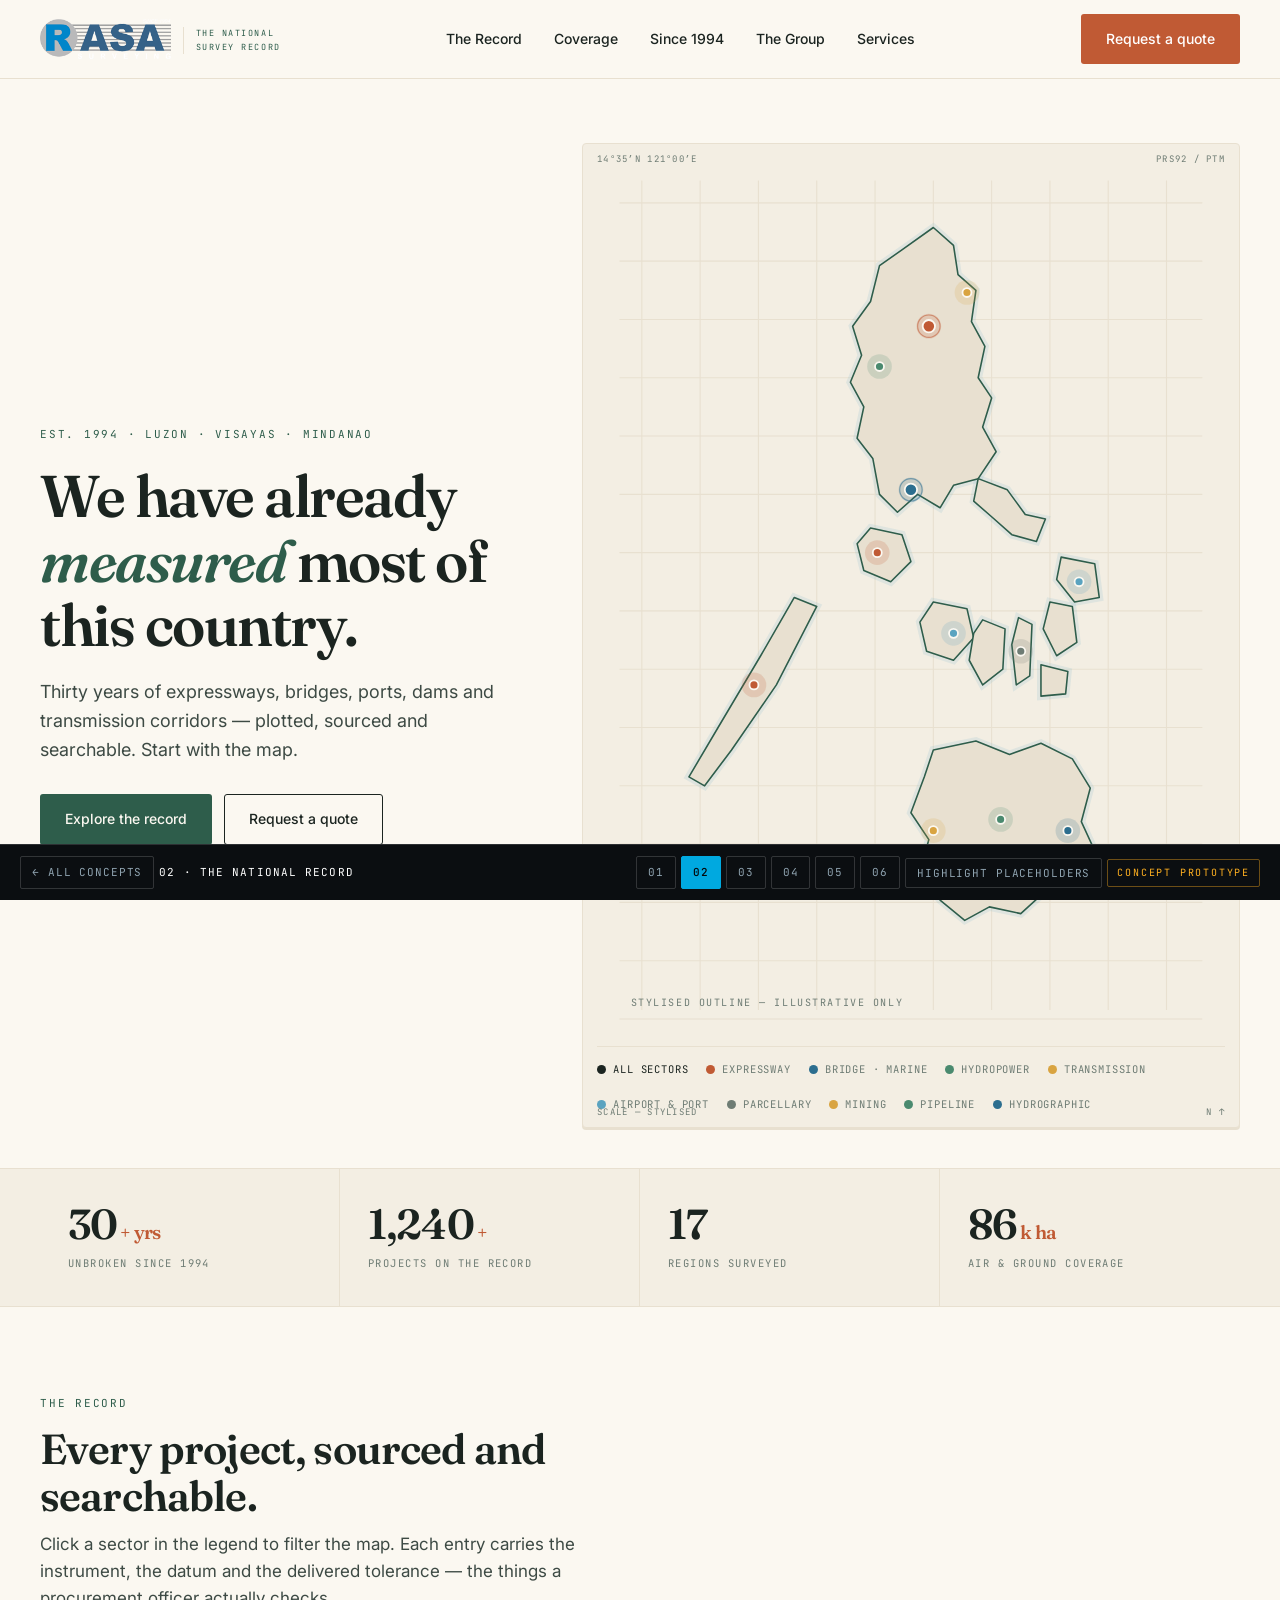
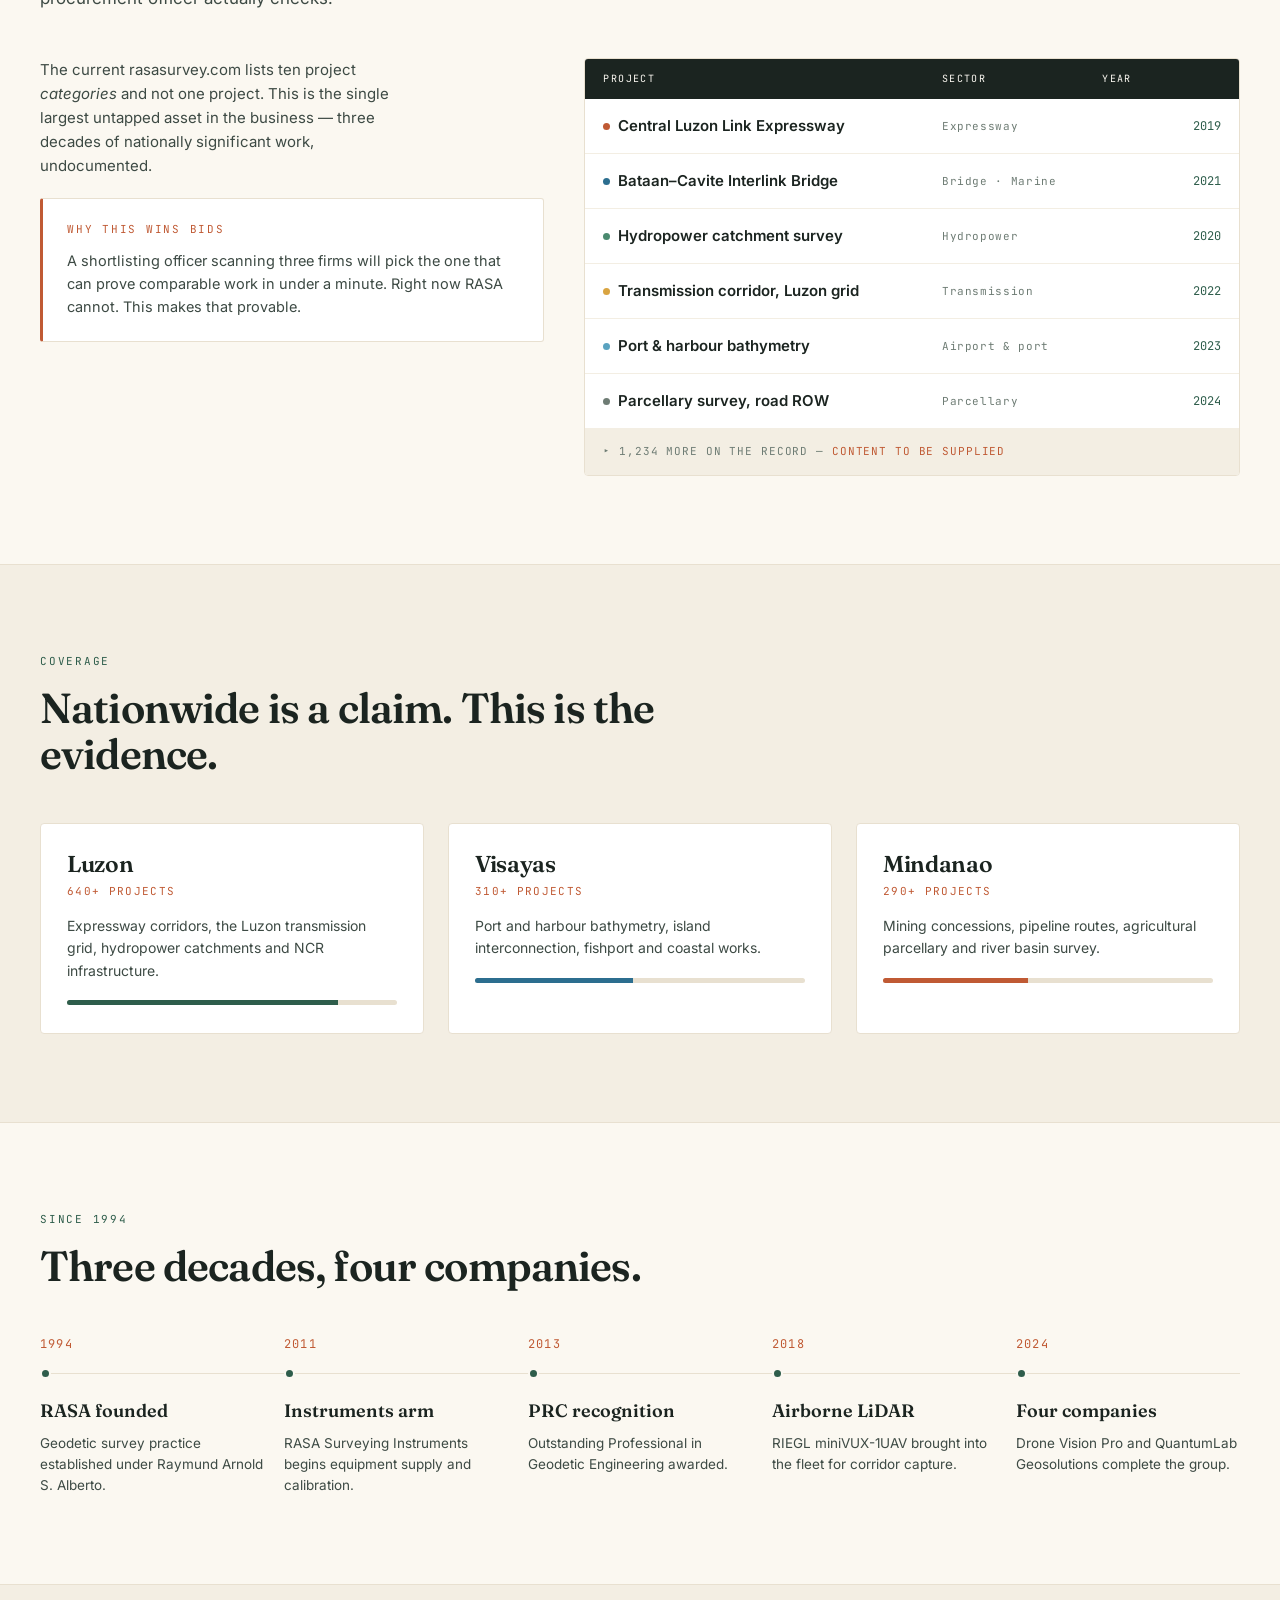
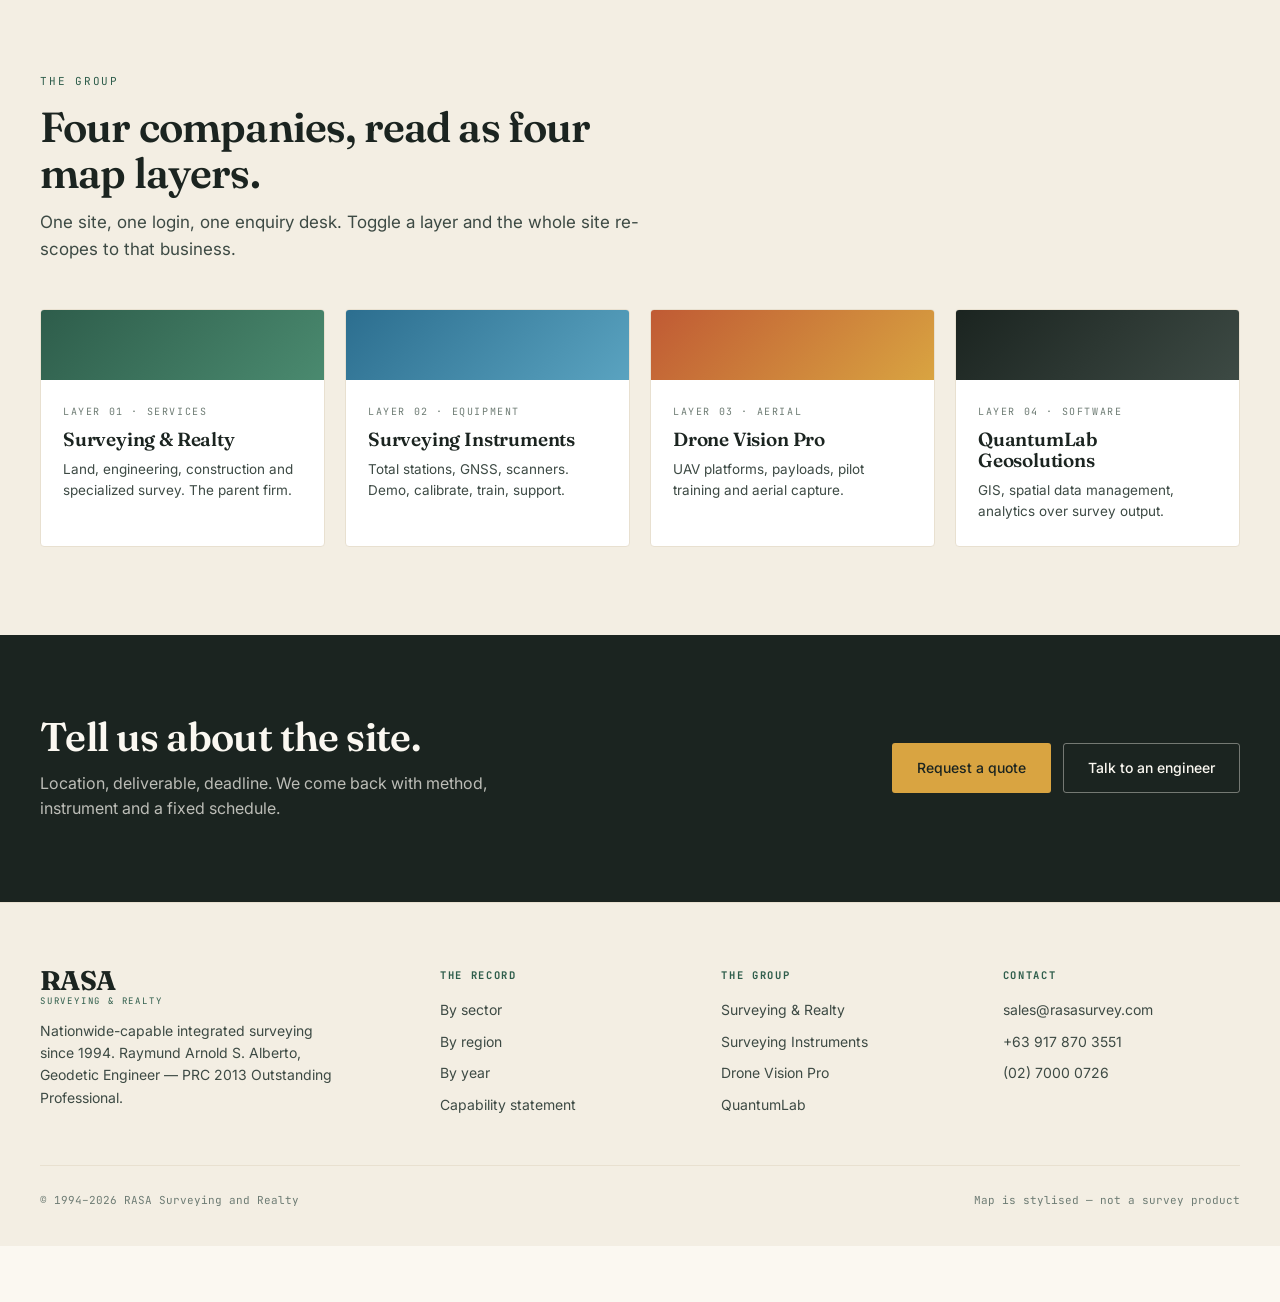
<file: concepts/02-national-record.html>
﻿<!DOCTYPE html>
<html lang="en">
<head>
<meta charset="utf-8">
<meta name="viewport" content="width=device-width, initial-scale=1">
<title>Concept 02 · The National Record — RASA</title>
<link rel="preconnect" href="https://fonts.gstatic.com" crossorigin>
<link href="https://fonts.googleapis.com/css2?family=Fraunces:opsz,wght@9..144,400;9..144,600;9..144,700&family=Inter:wght@400;500;600&family=JetBrains+Mono:wght@400;500&display=swap" rel="stylesheet">
<style>
:root{
  --paper:#FBF8F1;--paper-2:#F3EEE3;--paper-3:#E8E0D0;
  --ink:#1B2420;--ink-2:#3D4A44;--ink-3:#6E7C74;
  --green:#2E5D4B;--green-2:#4A8A6F;--blue:#2C6E8F;--blue-2:#5AA3C0;
  --clay:#C05A34;--sand:#D9A441;
  --display:'Fraunces',Georgia,serif;--body:'Inter',system-ui,sans-serif;--mono:'JetBrains Mono',ui-monospace,Consolas,monospace;
  --max:1340px;
}
*{margin:0;padding:0;box-sizing:border-box}
html{scroll-behavior:smooth}
body{font-family:var(--body);font-size:16px;line-height:1.6;color:var(--ink);background:var(--paper);-webkit-font-smoothing:antialiased;padding-bottom:56px}
.wrap{max-width:var(--max);margin:0 auto;padding:0 40px}
h1,h2,h3{font-family:var(--display);font-weight:600;line-height:1.1;letter-spacing:-.015em}
a{color:inherit;text-decoration:none}
.lbl{font-family:var(--mono);font-size:11px;letter-spacing:.16em;text-transform:uppercase;color:var(--green)}
.rule{height:1px;background:var(--paper-3);border:0}

/* paper texture */
body::before{content:"";position:fixed;inset:0;pointer-events:none;z-index:1;opacity:.35;
  background-image:radial-gradient(var(--paper-3) .5px,transparent .5px);background-size:4px 4px}

/* nav */
.nav{position:sticky;top:0;z-index:60;background:rgba(251,248,241,.92);backdrop-filter:blur(10px);border-bottom:1px solid var(--paper-3)}
.nav .wrap{display:flex;align-items:center;justify-content:space-between;height:78px}
.mark{font-family:var(--display);font-weight:700;font-size:27px;letter-spacing:-.02em;line-height:1}
.mark span{display:block;font-family:var(--mono);font-size:9px;letter-spacing:.2em;color:var(--green);font-weight:400;margin-top:3px}
.nav ul{display:flex;gap:32px;list-style:none}
.nav ul a{font-size:14px;font-weight:500;padding-bottom:3px;border-bottom:1.5px solid transparent}
.nav ul a:hover{border-bottom-color:var(--clay)}
.btn{display:inline-flex;align-items:center;gap:8px;font-size:14px;font-weight:500;padding:13px 24px;border-radius:3px;border:1.5px solid transparent;cursor:pointer;transition:.15s}
.btn-p{background:var(--green);color:var(--paper)}.btn-p:hover{background:#24483A}
.btn-o{border-color:var(--ink);color:var(--ink)}.btn-o:hover{background:var(--ink);color:var(--paper)}
.btn-c{background:var(--clay);color:#fff}.btn-c:hover{background:#A6472690}

/* hero */
.hero{padding:64px 0 40px;position:relative;z-index:2}
.hero .wrap{display:grid;grid-template-columns:.85fr 1.15fr;gap:56px;align-items:center}
.hero h1{font-size:clamp(38px,4.6vw,62px);margin:20px 0 20px;letter-spacing:-.025em}
.hero h1 em{font-style:italic;color:var(--green)}
.hero p{font-size:18px;color:var(--ink-2);max-width:44ch;margin-bottom:30px}
.herocta{display:flex;gap:12px;flex-wrap:wrap}
.mapbox{position:relative;background:var(--paper-2);border:1px solid var(--paper-3);border-radius:4px;padding:14px;box-shadow:0 2px 0 var(--paper-3)}
.mapbox .corner{position:absolute;font-family:var(--mono);font-size:9px;letter-spacing:.14em;color:var(--ink-3)}
.mapbox .c1{top:8px;left:14px}.mapbox .c2{top:8px;right:14px}.mapbox .c3{bottom:8px;left:14px}.mapbox .c4{bottom:8px;right:14px}
svg.phmap{width:100%;height:auto;display:block}
.pin{cursor:pointer;transition:.15s}
.pin:hover circle.h{r:16;opacity:.35}
.tip{position:absolute;pointer-events:none;background:var(--ink);color:var(--paper);padding:9px 13px;border-radius:3px;font-size:12px;opacity:0;transition:.12s;transform:translate(-50%,-140%);white-space:nowrap;z-index:20}
.tip b{font-family:var(--mono);font-size:10px;letter-spacing:.12em;text-transform:uppercase;color:var(--sand);display:block;margin-bottom:2px}

/* legend */
.legend{display:flex;gap:18px;flex-wrap:wrap;margin-top:14px;padding-top:14px;border-top:1px solid var(--paper-3)}
.lg{display:flex;align-items:center;gap:7px;font-family:var(--mono);font-size:10.5px;letter-spacing:.08em;text-transform:uppercase;color:var(--ink-3);cursor:pointer}
.lg i{width:9px;height:9px;border-radius:50%;display:block}
.lg:hover{color:var(--ink)}

/* ledger stats */
.ledger{border-top:1px solid var(--paper-3);border-bottom:1px solid var(--paper-3);background:var(--paper-2);position:relative;z-index:2}
.ledger .wrap{display:grid;grid-template-columns:repeat(4,1fr)}
.ld{padding:34px 28px;border-right:1px solid var(--paper-3)}
.ld:last-child{border-right:0}
.ld .n{font-family:var(--display);font-size:42px;font-weight:600;line-height:1;letter-spacing:-.02em}
.ld .n u{text-decoration:none;font-size:19px;color:var(--clay);margin-left:3px}
.ld .l{font-family:var(--mono);font-size:10.5px;letter-spacing:.14em;text-transform:uppercase;color:var(--ink-3);margin-top:10px}

section{padding:88px 0;position:relative;z-index:2}
.shead{max-width:62ch;margin-bottom:46px}
.shead h2{font-size:clamp(28px,3.4vw,42px);margin:14px 0 12px;letter-spacing:-.02em}
.shead p{font-size:17px;color:var(--ink-2)}

/* explorer */
.explorer{display:grid;grid-template-columns:1fr 1.3fr;gap:40px;align-items:start}
.reg{border:1px solid var(--paper-3);border-radius:4px;overflow:hidden;background:#fff}
.reg .rh{display:grid;grid-template-columns:2.2fr 1fr .8fr;gap:12px;padding:12px 18px;background:var(--ink);color:var(--paper);font-family:var(--mono);font-size:10px;letter-spacing:.14em;text-transform:uppercase}
.reg .rr{display:grid;grid-template-columns:2.2fr 1fr .8fr;gap:12px;padding:15px 18px;border-bottom:1px solid var(--paper-2);align-items:center;cursor:pointer;transition:.12s}
.reg .rr:hover{background:var(--paper-2)}
.reg .rr:last-child{border-bottom:0}
.reg .rr .nm{font-weight:600;font-size:15px}
.reg .rr .sc{font-family:var(--mono);font-size:11px;color:var(--ink-3);letter-spacing:.06em}
.reg .rr .yr{font-family:var(--mono);font-size:12px;color:var(--green);text-align:right}
.dot{display:inline-block;width:7px;height:7px;border-radius:50%;margin-right:8px;vertical-align:1px}

/* island coverage */
.isles{display:grid;grid-template-columns:repeat(3,1fr);gap:24px}
.isle{background:#fff;border:1px solid var(--paper-3);border-radius:4px;padding:28px 26px;transition:.18s}
.isle:hover{border-color:var(--green);transform:translateY(-2px);box-shadow:0 8px 24px rgba(27,36,32,.07)}
.isle h3{font-size:23px;margin-bottom:6px}
.isle .cnt{font-family:var(--mono);font-size:11px;letter-spacing:.12em;text-transform:uppercase;color:var(--clay);margin-bottom:14px}
.isle p{font-size:14px;color:var(--ink-2);line-height:1.6}
.bar{height:5px;background:var(--paper-3);border-radius:3px;margin-top:18px;overflow:hidden}
.bar i{display:block;height:100%;background:var(--green)}

/* timeline */
.tl{position:relative;padding-left:0}
.tl .line{position:absolute;left:0;right:0;top:38px;height:1px;background:var(--paper-3)}
.tlrow{display:grid;grid-template-columns:repeat(5,1fr);gap:20px;position:relative}
.tli .yr{font-family:var(--mono);font-size:12px;letter-spacing:.1em;color:var(--clay);margin-bottom:14px}
.tli .mk{width:11px;height:11px;border-radius:50%;background:var(--green);border:2.5px solid var(--paper);margin-bottom:18px;position:relative;z-index:2}
.tli h4{font-family:var(--display);font-size:18px;font-weight:600;margin-bottom:7px}
.tli p{font-size:13.5px;color:var(--ink-2);line-height:1.55}

/* group layers */
.layers{display:grid;grid-template-columns:repeat(4,1fr);gap:20px}
.ly{border:1px solid var(--paper-3);border-radius:4px;padding:0;overflow:hidden;background:#fff;transition:.18s}
.ly:hover{transform:translateY(-3px);box-shadow:0 10px 28px rgba(27,36,32,.09)}
.ly .top{height:70px;position:relative;overflow:hidden}
.ly .bd{padding:24px 22px}
.ly .lyr{font-family:var(--mono);font-size:10px;letter-spacing:.16em;text-transform:uppercase;color:var(--ink-3);margin-bottom:9px}
.ly h3{font-size:19px;margin-bottom:9px;letter-spacing:-.01em}
.ly p{font-size:13.5px;color:var(--ink-2);line-height:1.55}

/* cta */
.band{background:var(--ink);color:var(--paper);padding:80px 0}
.band h2{font-size:40px;color:var(--paper);max-width:18ch}
.band p{color:rgba(251,248,241,.72);margin-top:12px;max-width:46ch}
.band .wrap{display:flex;justify-content:space-between;align-items:center;gap:40px;flex-wrap:wrap}
.btn-l{background:var(--sand);color:var(--ink)}.btn-l:hover{background:#C8952F}
.btn-w{border-color:rgba(251,248,241,.4);color:var(--paper)}.btn-w:hover{background:var(--paper);color:var(--ink)}

footer{background:var(--paper-2);border-top:1px solid var(--paper-3);padding:64px 0 36px;position:relative;z-index:2}
.fg{display:grid;grid-template-columns:1.5fr 1fr 1fr 1fr;gap:44px;padding-bottom:40px;border-bottom:1px solid var(--paper-3)}
footer h5{font-family:var(--mono);font-size:10.5px;letter-spacing:.16em;text-transform:uppercase;color:var(--green);margin-bottom:16px}
footer li{list-style:none;margin-bottom:9px;font-size:14px;color:var(--ink-2)}
footer a:hover{color:var(--clay)}
.fb{padding-top:26px;display:flex;justify-content:space-between;font-family:var(--mono);font-size:11px;color:var(--ink-3);flex-wrap:wrap;gap:10px}

.ph{position:relative}
body.show-ph .ph{background:rgba(217,164,65,.28);outline:1px dashed var(--sand);outline-offset:1px;border-radius:2px}

.cbar{position:fixed;left:0;right:0;bottom:0;z-index:200;height:56px;background:#0B0E11;border-top:1px solid rgba(255,255,255,.14);display:flex;align-items:center;justify-content:space-between;padding:0 20px;font-family:var(--mono);font-size:12px;color:#8FA3B0;gap:16px}
.cbar a,.cbar button{font-family:var(--mono);font-size:11px;letter-spacing:.08em;text-transform:uppercase;color:#8FA3B0;background:none;border:1px solid rgba(255,255,255,.16);padding:7px 11px;border-radius:2px;cursor:pointer;transition:.15s;white-space:nowrap}
.cbar a:hover,.cbar button:hover{color:#fff;border-color:#00A9E0}
.cbar a.on{background:#00A9E0;color:#04080B;border-color:#00A9E0;font-weight:500}
.cbar .grp2{display:flex;gap:5px;align-items:center;flex-wrap:wrap}
.cbar .tag{font-size:10px;letter-spacing:.18em;color:#FFB020;border:1px solid rgba(255,176,32,.4);padding:5px 9px;border-radius:2px}
.cbar .nm{color:#fff;letter-spacing:.1em;text-transform:uppercase;font-size:11px}
@media(max-width:1080px){.hero .wrap,.explorer{grid-template-columns:1fr}.isles,.layers{grid-template-columns:repeat(2,1fr)}.tlrow{grid-template-columns:repeat(2,1fr);gap:34px}.tl .line{display:none}.fg{grid-template-columns:1fr 1fr}}
@media(max-width:720px){.wrap{padding:0 20px}.nav ul{display:none}.ledger .wrap,.isles,.layers{grid-template-columns:1fr}.cbar .nm{display:none}}
</style>
<link rel="stylesheet" href="../assets/polish.css">
</head>
<body>

<nav class="nav"><div class="wrap">
  <a href="#" class="mark" style="display:flex;align-items:center;gap:12px"><img src="../assets/img/rasa-logo.png" alt="RASA" style="height:40px;width:auto"><span style="display:block;font-family:var(--mono);font-size:8.5px;letter-spacing:.18em;color:var(--green);font-weight:400;border-left:1px solid var(--paper-3);padding-left:12px;line-height:1.6">THE NATIONAL<br>SURVEY RECORD</span></a>
  <ul>
    <li><a href="#map">The Record</a></li><li><a href="#isles">Coverage</a></li>
    <li><a href="#tl">Since 1994</a></li><li><a href="#grp">The Group</a></li><li><a href="#">Services</a></li>
  </ul>
  <a href="#cta" class="btn btn-c">Request a quote</a>
</div></nav>

<header class="hero"><div class="wrap">
  <div>
    <div class="lbl">Est. 1994 · Luzon · Visayas · Mindanao</div>
    <h1>We have already <em>measured</em> most of this country.</h1>
    <p>Thirty years of expressways, bridges, ports, dams and transmission corridors — plotted, sourced and searchable. Start with the map.</p>
    <div class="herocta">
      <a href="#map" class="btn btn-p">Explore the record</a>
      <a href="#cta" class="btn btn-o">Request a quote</a>
    </div>
  </div>
  <div class="mapbox" id="mapbox">
    <span class="corner c1">14°35′N 121°00′E</span><span class="corner c2">PRS92 / PTM</span>
    <span class="corner c3">SCALE — STYLISED</span><span class="corner c4">N ↑</span>
    <svg class="phmap" viewBox="0 0 560 780" id="phmap" aria-label="Stylised map of the Philippines with project locations"></svg>
    <div class="legend" id="legend"></div>
    <div class="tip" id="tip"></div>
  </div>
</div></header>

<div class="ledger"><div class="wrap">
  <div class="ld"><div class="n">30<u>+ yrs</u></div><div class="l">Unbroken since 1994</div></div>
  <div class="ld ph"><div class="n">1,240<u>+</u></div><div class="l">Projects on the record</div></div>
  <div class="ld ph"><div class="n">17</div><div class="l">Regions surveyed</div></div>
  <div class="ld ph"><div class="n">86<u>k ha</u></div><div class="l">Air &amp; ground coverage</div></div>
</div></div>

<section id="map"><div class="wrap">
  <div class="shead">
    <div class="lbl">The Record</div>
    <h2>Every project, sourced and searchable.</h2>
    <p>Click a sector in the legend to filter the map. Each entry carries the instrument, the datum and the delivered tolerance — the things a procurement officer actually checks.</p>
  </div>
  <div class="explorer">
    <div>
      <p style="font-size:15px;color:var(--ink-2);margin-bottom:20px;max-width:42ch">The current rasasurvey.com lists ten project <em>categories</em> and not one project. This is the single largest untapped asset in the business — three decades of nationally significant work, undocumented.</p>
      <div style="background:#fff;border:1px solid var(--paper-3);border-left:3px solid var(--clay);padding:22px 24px;border-radius:3px">
        <div class="lbl" style="color:var(--clay);margin-bottom:10px">Why this wins bids</div>
        <p style="font-size:14.5px;color:var(--ink-2)">A shortlisting officer scanning three firms will pick the one that can prove comparable work in under a minute. Right now RASA cannot. This makes that provable.</p>
      </div>
    </div>
    <div class="reg">
      <div class="rh"><span>Project</span><span>Sector</span><span>Year</span></div>
      <div class="rr"><span class="nm"><i class="dot" style="background:var(--clay)"></i>Central Luzon Link Expressway</span><span class="sc">Expressway</span><span class="yr ph">2019</span></div>
      <div class="rr"><span class="nm"><i class="dot" style="background:var(--blue)"></i>Bataan–Cavite Interlink Bridge</span><span class="sc">Bridge · Marine</span><span class="yr ph">2021</span></div>
      <div class="rr ph"><span class="nm"><i class="dot" style="background:var(--green-2)"></i>Hydropower catchment survey</span><span class="sc">Hydropower</span><span class="yr">2020</span></div>
      <div class="rr ph"><span class="nm"><i class="dot" style="background:var(--sand)"></i>Transmission corridor, Luzon grid</span><span class="sc">Transmission</span><span class="yr">2022</span></div>
      <div class="rr ph"><span class="nm"><i class="dot" style="background:var(--blue-2)"></i>Port &amp; harbour bathymetry</span><span class="sc">Airport &amp; port</span><span class="yr">2023</span></div>
      <div class="rr ph"><span class="nm"><i class="dot" style="background:var(--ink-3)"></i>Parcellary survey, road ROW</span><span class="sc">Parcellary</span><span class="yr">2024</span></div>
      <div style="padding:14px 18px;background:var(--paper-2);font-family:var(--mono);font-size:11px;letter-spacing:.08em;color:var(--ink-3)">▸ 1,234 MORE ON THE RECORD — <span style="color:var(--clay)">CONTENT TO BE SUPPLIED</span></div>
    </div>
  </div>
</div></section>

<section id="isles" style="background:var(--paper-2);border-top:1px solid var(--paper-3);border-bottom:1px solid var(--paper-3)"><div class="wrap">
  <div class="shead"><div class="lbl">Coverage</div><h2>Nationwide is a claim. This is the evidence.</h2></div>
  <div class="isles">
    <div class="isle"><h3>Luzon</h3><div class="cnt ph">640+ projects</div><p>Expressway corridors, the Luzon transmission grid, hydropower catchments and NCR infrastructure.</p><div class="bar"><i style="width:82%"></i></div></div>
    <div class="isle"><h3>Visayas</h3><div class="cnt ph">310+ projects</div><p>Port and harbour bathymetry, island interconnection, fishport and coastal works.</p><div class="bar"><i style="width:48%;background:var(--blue)"></i></div></div>
    <div class="isle"><h3>Mindanao</h3><div class="cnt ph">290+ projects</div><p>Mining concessions, pipeline routes, agricultural parcellary and river basin survey.</p><div class="bar"><i style="width:44%;background:var(--clay)"></i></div></div>
  </div>
</div></section>

<section id="tl"><div class="wrap">
  <div class="shead"><div class="lbl">Since 1994</div><h2>Three decades, four companies.</h2></div>
  <div class="tl"><div class="line"></div><div class="tlrow">
    <div class="tli"><div class="yr">1994</div><div class="mk"></div><h4>RASA founded</h4><p>Geodetic survey practice established under Raymund Arnold S. Alberto.</p></div>
    <div class="tli ph"><div class="yr">2011</div><div class="mk"></div><h4>Instruments arm</h4><p>RASA Surveying Instruments begins equipment supply and calibration.</p></div>
    <div class="tli"><div class="yr">2013</div><div class="mk"></div><h4>PRC recognition</h4><p>Outstanding Professional in Geodetic Engineering awarded.</p></div>
    <div class="tli ph"><div class="yr">2018</div><div class="mk"></div><h4>Airborne LiDAR</h4><p>RIEGL miniVUX-1UAV brought into the fleet for corridor capture.</p></div>
    <div class="tli ph"><div class="yr">2024</div><div class="mk"></div><h4>Four companies</h4><p>Drone Vision Pro and QuantumLab Geosolutions complete the group.</p></div>
  </div></div>
</div></section>

<section id="grp" style="background:var(--paper-2);border-top:1px solid var(--paper-3)"><div class="wrap">
  <div class="shead"><div class="lbl">The Group</div><h2>Four companies, read as four map layers.</h2>
  <p>One site, one login, one enquiry desk. Toggle a layer and the whole site re-scopes to that business.</p></div>
  <div class="layers">
    <div class="ly"><div class="top" style="background:linear-gradient(135deg,#2E5D4B,#4A8A6F)"></div><div class="bd"><div class="lyr">Layer 01 · Services</div><h3>Surveying &amp; Realty</h3><p>Land, engineering, construction and specialized survey. The parent firm.</p></div></div>
    <div class="ly"><div class="top" style="background:linear-gradient(135deg,#2C6E8F,#5AA3C0)"></div><div class="bd"><div class="lyr">Layer 02 · Equipment</div><h3>Surveying Instruments</h3><p>Total stations, GNSS, scanners. Demo, calibrate, train, support.</p></div></div>
    <div class="ly"><div class="top" style="background:linear-gradient(135deg,#C05A34,#D9A441)"></div><div class="bd"><div class="lyr">Layer 03 · Aerial</div><h3>Drone Vision Pro</h3><p>UAV platforms, payloads, pilot training and aerial capture.</p></div></div>
    <div class="ly"><div class="top" style="background:linear-gradient(135deg,#1B2420,#3D4A44)"></div><div class="bd"><div class="lyr">Layer 04 · Software</div><h3>QuantumLab Geosolutions</h3><p>GIS, spatial data management, analytics over survey output.</p></div></div>
  </div>
</div></section>

<section id="cta" class="band"><div class="wrap">
  <div><h2>Tell us about the site.</h2><p>Location, deliverable, deadline. We come back with method, instrument and a fixed schedule.</p></div>
  <div style="display:flex;gap:12px;flex-wrap:wrap"><a href="#" class="btn btn-l">Request a quote</a><a href="#" class="btn btn-w">Talk to an engineer</a></div>
</div></section>

<footer><div class="wrap">
  <div class="fg">
    <div><div class="mark" style="margin-bottom:14px">RASA<span>SURVEYING &amp; REALTY</span></div>
    <p style="font-size:14px;color:var(--ink-2);max-width:34ch">Nationwide-capable integrated surveying since 1994. Raymund Arnold S. Alberto, Geodetic Engineer — PRC 2013 Outstanding Professional.</p></div>
    <div><h5>The Record</h5><ul><li><a href="#">By sector</a></li><li><a href="#">By region</a></li><li><a href="#">By year</a></li><li><a href="#">Capability statement</a></li></ul></div>
    <div><h5>The Group</h5><ul><li><a href="#">Surveying &amp; Realty</a></li><li><a href="#">Surveying Instruments</a></li><li><a href="#">Drone Vision Pro</a></li><li><a href="#">QuantumLab</a></li></ul></div>
    <div><h5>Contact</h5><ul><li><a href="#">sales@rasasurvey.com</a></li><li><a href="#">+63 917 870 3551</a></li><li><a href="#">(02) 7000 0726</a></li></ul></div>
  </div>
  <div class="fb"><span>© 1994–2026 RASA Surveying and Realty</span><span>Map is stylised — not a survey product</span></div>
</div></footer>

<div class="cbar">
  <div class="grp2"><a href="../index.html">← All concepts</a><span class="nm">02 · The National Record</span></div>
  <div class="grp2">
    <a href="01-instrument-grade.html">01</a><a href="02-national-record.html" class="on">02</a><a href="03-bid-book.html">03</a><a href="04-exchange.html">04</a><a href="05-field-dispatch.html">05</a><a href="06-the-standard.html">06</a>
    <button onclick="document.body.classList.toggle('show-ph')">Highlight placeholders</button>
    <span class="tag">CONCEPT PROTOTYPE</span>
  </div>
</div>

<script>
(function(){
// --- stylised Philippines: simplified island outlines (NOT a survey product) ---
var isles=[
 // Luzon
 "M300 62 L318 78 L322 104 L338 118 L334 146 L346 168 L340 196 L352 214 L344 240 L356 262 L340 286 L318 292 L306 312 L286 300 L268 316 L252 300 L246 268 L232 250 L238 222 L226 200 L236 176 L228 150 L244 128 L252 96 L272 82 Z",
 // Bicol tail
 "M340 286 L366 296 L382 318 L400 322 L392 342 L370 336 L352 320 L336 306 Z",
 // Mindoro
 "M244 330 L272 336 L280 360 L262 378 L238 368 L232 344 Z",
 // Palawan
 "M176 392 L196 400 L160 470 L120 528 L96 560 L82 552 L108 508 L146 444 Z",
 // Panay
 "M300 396 L330 402 L336 428 L318 448 L294 440 L288 414 Z",
 // Negros
 "M344 412 L364 420 L362 456 L344 470 L332 448 L336 424 Z",
 // Cebu
 "M376 410 L388 416 L386 462 L374 470 L370 434 Z",
 // Bohol
 "M396 452 L420 458 L418 478 L396 480 Z",
 // Leyte
 "M404 396 L424 400 L428 432 L410 444 L398 420 Z",
 // Samar
 "M414 356 L444 362 L448 392 L426 396 L410 376 Z",
 // Mindanao
 "M300 528 L338 520 L368 532 L396 522 L424 536 L440 562 L432 592 L444 618 L426 646 L400 654 L378 674 L350 668 L328 680 L306 662 L288 636 L296 608 L280 584 L292 552 Z"
];
var pins=[
 {x:296,y:150,s:"Expressway",n:"Central Luzon Link Expressway",m:"CLLEX · corridor LiDAR",c:"#C05A34",real:1},
 {x:280,y:296,s:"Bridge · Marine",n:"Bataan–Cavite Interlink Bridge",m:"BCIB · bathymetric",c:"#2C6E8F",real:1},
 {x:252,y:186,s:"Hydropower",n:"Reservoir & catchment",m:"TLS · UAV",c:"#4A8A6F"},
 {x:330,y:120,s:"Transmission",n:"Luzon grid corridor",m:"Route alignment",c:"#D9A441"},
 {x:318,y:424,s:"Airport & port",n:"Panay port bathymetry",m:"Multibeam",c:"#5AA3C0"},
 {x:378,y:440,s:"Parcellary",n:"Cebu road ROW",m:"Parcellary survey",c:"#6E7C74"},
 {x:140,y:470,s:"Mining",n:"Palawan concession",m:"Volume & topo",c:"#C05A34"},
 {x:360,y:590,s:"Pipeline",n:"Mindanao route survey",m:"Alignment",c:"#4A8A6F"},
 {x:420,y:600,s:"Hydrographic",n:"River basin survey",m:"Single-beam",c:"#2C6E8F"},
 {x:300,y:600,s:"Mining",n:"Fishport & coastal",m:"Topo-bathy",c:"#D9A441"},
 {x:430,y:378,s:"Airport & port",n:"Samar coastal works",m:"Topographic",c:"#5AA3C0"},
 {x:250,y:352,s:"Expressway",n:"Mindoro alignment",m:"Route survey",c:"#C05A34"}
];
var svg=document.getElementById('phmap'),s='';
// graticule
for(var gx=40;gx<560;gx+=52) s+='<line x1="'+gx+'" y1="20" x2="'+gx+'" y2="760" stroke="#E8E0D0" stroke-width="1"/>';
for(var gy=40;gy<780;gy+=52) s+='<line x1="20" y1="'+gy+'" x2="540" y2="'+gy+'" stroke="#E8E0D0" stroke-width="1"/>';
// sea contour halo
isles.forEach(function(d){ s+='<path d="'+d+'" fill="none" stroke="#5AA3C0" stroke-width="7" opacity=".13"/>'; });
isles.forEach(function(d){ s+='<path d="'+d+'" fill="#E8E0D0" stroke="#2E5D4B" stroke-width="1.4" stroke-linejoin="round"/>'; });
// pins
pins.forEach(function(p,i){
  s+='<g class="pin" data-i="'+i+'" data-s="'+p.s+'">'+
     '<circle class="h" cx="'+p.x+'" cy="'+p.y+'" r="11" fill="'+p.c+'" opacity=".18"/>'+
     '<circle cx="'+p.x+'" cy="'+p.y+'" r="'+(p.real?5.5:4)+'" fill="'+p.c+'" stroke="#FBF8F1" stroke-width="1.6"/>'+
     (p.real?'<circle cx="'+p.x+'" cy="'+p.y+'" r="10" fill="none" stroke="'+p.c+'" stroke-width="1" opacity=".55"/>':'')+
     '</g>';
});
s+='<text x="30" y="756" fill="#6E7C74" font-family="JetBrains Mono,monospace" font-size="9" letter-spacing="1.4">STYLISED OUTLINE — ILLUSTRATIVE ONLY</text>';
svg.innerHTML=s;

// legend
var sectors={};pins.forEach(function(p){sectors[p.s]=p.c});
var lg=document.getElementById('legend'),h='<span class="lg" data-f="all" style="color:var(--ink)"><i style="background:var(--ink)"></i>All sectors</span>';
Object.keys(sectors).forEach(function(k){h+='<span class="lg" data-f="'+k+'"><i style="background:'+sectors[k]+'"></i>'+k+'</span>'});
lg.innerHTML=h;
lg.querySelectorAll('.lg').forEach(function(el){
  el.onclick=function(){
    var f=el.getAttribute('data-f');
    svg.querySelectorAll('.pin').forEach(function(p){
      p.style.opacity=(f==='all'||p.getAttribute('data-s')===f)?1:.14;
    });
    lg.querySelectorAll('.lg').forEach(function(x){x.style.color=''});
    el.style.color='var(--ink)';
  };
});
// tooltip
var tip=document.getElementById('tip'),box=document.getElementById('mapbox');
svg.querySelectorAll('.pin').forEach(function(g){
  g.addEventListener('mouseenter',function(e){
    var p=pins[+g.getAttribute('data-i')];
    tip.innerHTML='<b>'+p.s+'</b>'+p.n+' — '+p.m+(p.real?'':' <span style="opacity:.5">(placeholder)</span>');
    var r=g.getBoundingClientRect(),b=box.getBoundingClientRect();
    tip.style.left=(r.left-b.left+r.width/2)+'px';tip.style.top=(r.top-b.top)+'px';tip.style.opacity=1;
  });
  g.addEventListener('mouseleave',function(){tip.style.opacity=0});
});
})();
</script>
<script src="../assets/polish.js"></script>
</body>
</html>
</file>
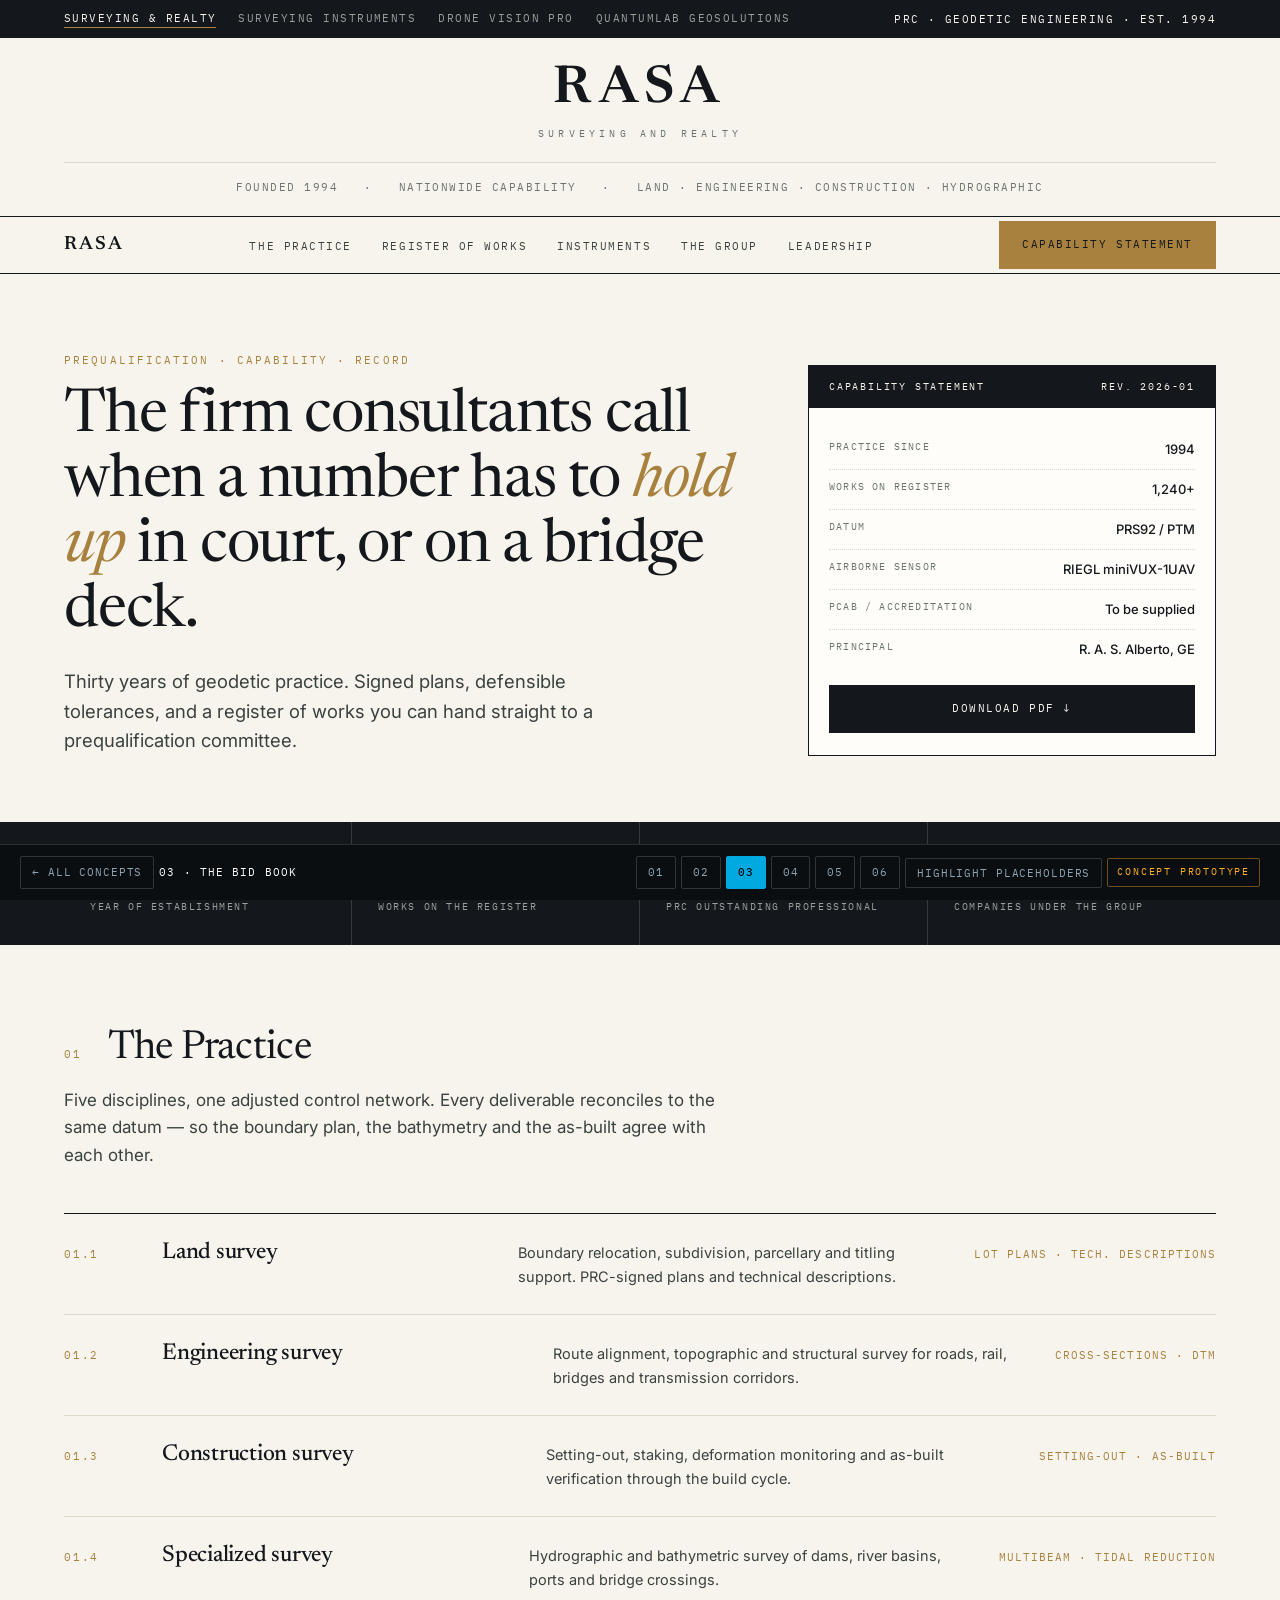
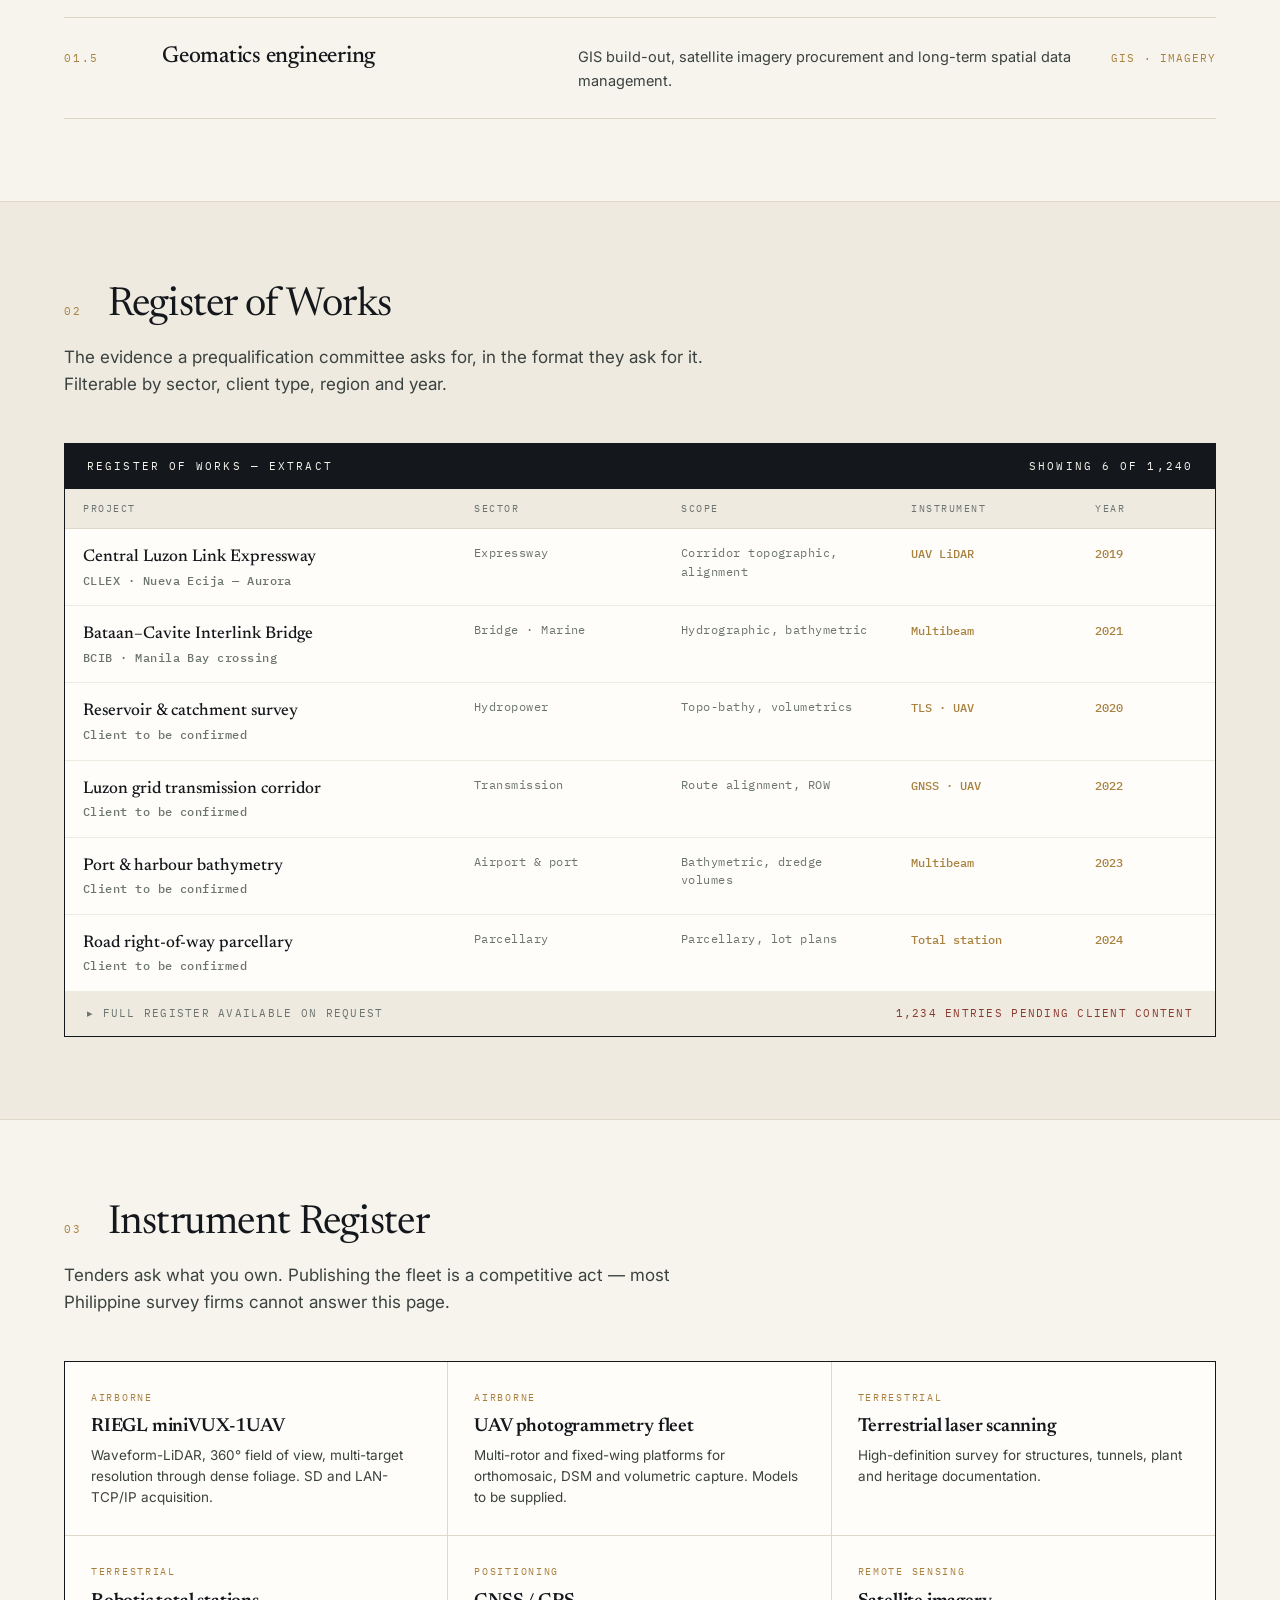
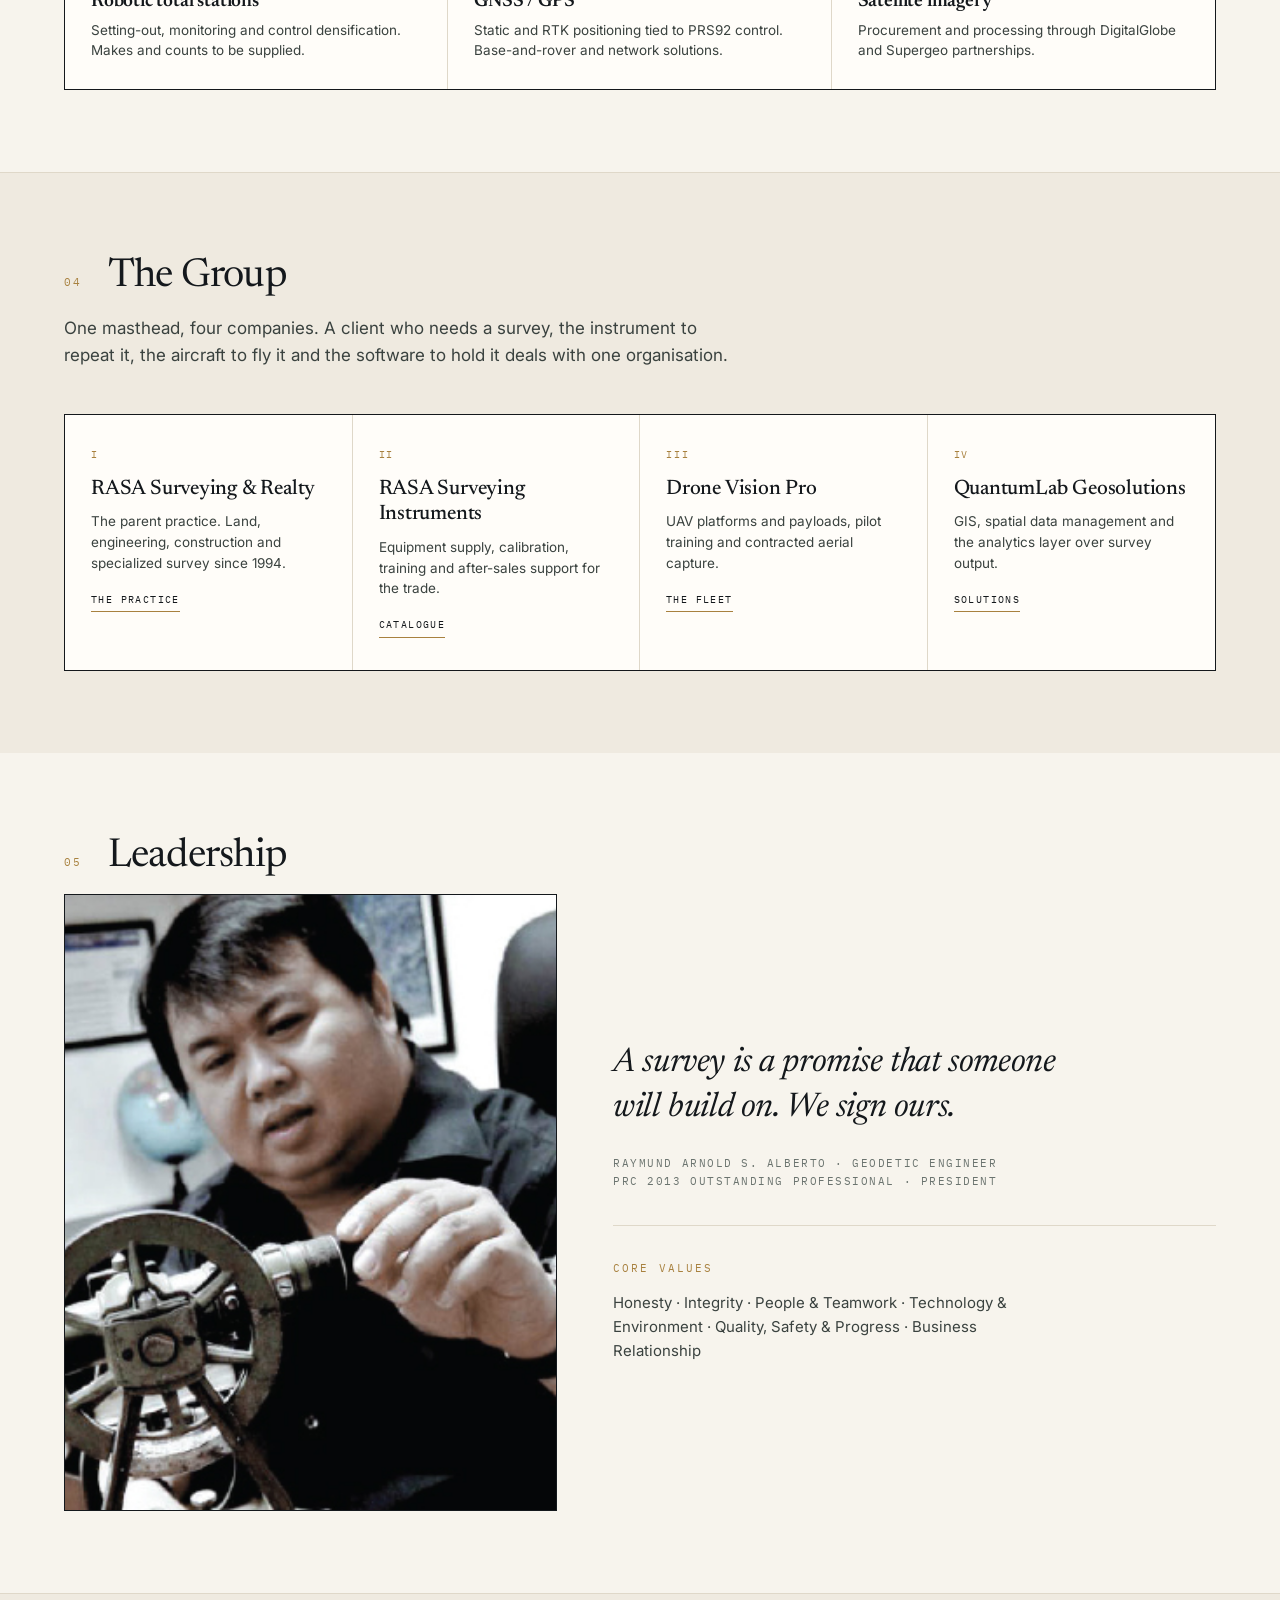
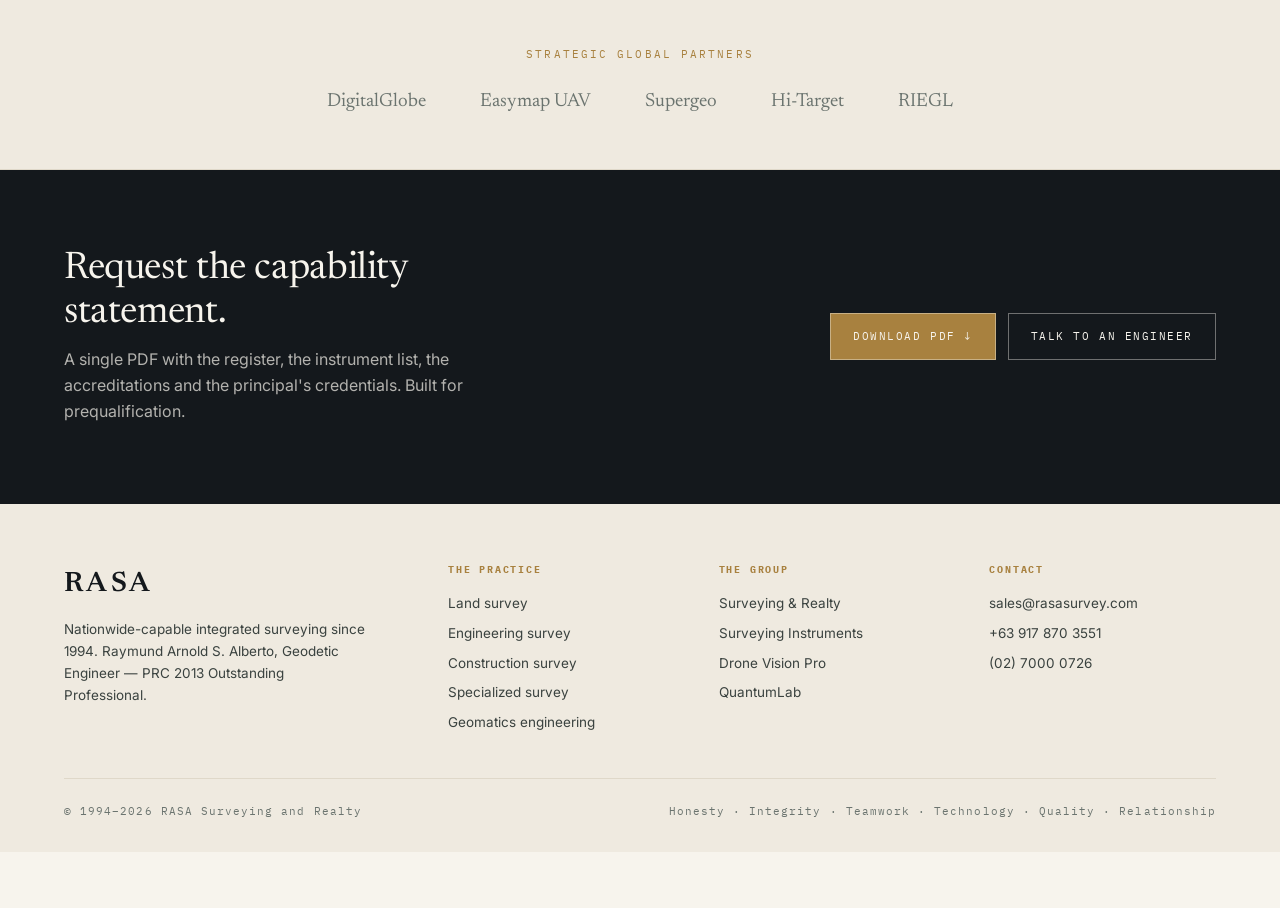
<file: concepts/03-bid-book.html>
﻿<!DOCTYPE html>
<html lang="en">
<head>
<meta charset="utf-8">
<meta name="viewport" content="width=device-width, initial-scale=1">
<title>Concept 03 · The Bid Book — RASA</title>
<link rel="preconnect" href="https://fonts.gstatic.com" crossorigin>
<link href="https://fonts.googleapis.com/css2?family=Newsreader:ital,opsz,wght@0,6..72,400;0,6..72,500;0,6..72,600;1,6..72,400&family=Inter:wght@400;500;600&family=IBM+Plex+Mono:wght@400;500&display=swap" rel="stylesheet">
<style>
:root{
  --ink:#14181C;--ink-2:#3A423F;--ink-3:#6B746F;--ink-4:#98A09B;
  --paper:#F7F4ED;--paper-2:#EFEAE0;--paper-3:#DFD8C9;--white:#FFFDF9;
  --gold:#A8813F;--gold-2:#C9A55F;--ox:#7A2E2E;--ox2:#8C3A2F;
  --display:'Newsreader',Georgia,serif;--body:'Inter',system-ui,sans-serif;--mono:'IBM Plex Mono',ui-monospace,Consolas,monospace;
  --max:1240px;
}
*{margin:0;padding:0;box-sizing:border-box}
html{scroll-behavior:smooth}
body{font-family:var(--body);font-size:16px;line-height:1.62;color:var(--ink);background:var(--paper);-webkit-font-smoothing:antialiased;padding-bottom:56px}
.wrap{max-width:var(--max);margin:0 auto;padding:0 44px}
h1,h2,h3,h4{font-family:var(--display);font-weight:500;line-height:1.14;letter-spacing:-.01em}
a{color:inherit;text-decoration:none}
.lbl{font-family:var(--mono);font-size:10.5px;letter-spacing:.2em;text-transform:uppercase;color:var(--gold)}
.num{font-family:var(--mono);font-size:11px;letter-spacing:.16em;color:var(--gold)}
.hr{height:1px;background:var(--paper-3);border:0;margin:0}
.hr-d{height:3px;border-top:1px solid var(--ink);border-bottom:1px solid var(--ink);border-left:0;border-right:0;background:none}

/* masthead */
.top{background:var(--ink);color:var(--paper)}
.top .wrap{display:flex;justify-content:space-between;align-items:center;height:38px;font-family:var(--mono);font-size:10.5px;letter-spacing:.14em;text-transform:uppercase}
.top .grp{display:flex;gap:22px;color:var(--ink-4)}
.top .grp a{transition:.15s}.top .grp a:hover,.top .grp a.on{color:var(--paper)}
.top .grp a.on{border-bottom:1px solid var(--gold)}

.mast{background:var(--paper);border-bottom:1px solid var(--ink)}
.mast .wrap{padding-top:26px;padding-bottom:20px;text-align:center}
.wm{font-family:var(--display);font-size:52px;font-weight:600;letter-spacing:.14em;line-height:1}
.wmsub{font-family:var(--mono);font-size:10px;letter-spacing:.42em;text-transform:uppercase;color:var(--ink-3);margin-top:10px}
.mastline{display:flex;justify-content:center;gap:26px;margin-top:20px;padding-top:16px;border-top:1px solid var(--paper-3);font-family:var(--mono);font-size:10.5px;letter-spacing:.14em;text-transform:uppercase;color:var(--ink-3);flex-wrap:wrap}

.nav{position:sticky;top:0;z-index:60;background:rgba(247,244,237,.95);backdrop-filter:blur(8px);border-bottom:1px solid var(--ink)}
.nav .wrap{display:flex;align-items:center;justify-content:space-between;height:56px}
.nav ul{display:flex;gap:30px;list-style:none}
.nav ul a{font-family:var(--mono);font-size:11px;letter-spacing:.14em;text-transform:uppercase;color:var(--ink-2);padding-bottom:3px;border-bottom:1px solid transparent;transition:.15s}
.nav ul a:hover{color:var(--ink);border-bottom-color:var(--gold)}
.nav .sm{font-family:var(--display);font-size:19px;font-weight:600;letter-spacing:.1em}

.btn{display:inline-flex;align-items:center;gap:9px;font-family:var(--mono);font-size:11px;letter-spacing:.14em;text-transform:uppercase;padding:14px 22px;border:1px solid var(--ink);cursor:pointer;transition:.15s;background:none;color:var(--ink)}
.btn:hover{background:var(--ink);color:var(--paper)}
.btn-f{background:var(--ink);color:var(--paper)}.btn-f:hover{background:var(--gold);border-color:var(--gold);color:var(--ink)}
.btn-g{background:var(--gold);border-color:var(--gold);color:var(--ink)}.btn-g:hover{background:var(--ink);border-color:var(--ink);color:var(--paper)}

/* hero */
.hero{padding:78px 0 66px}
.hero .wrap{display:grid;grid-template-columns:1.25fr .75fr;gap:64px;align-items:end}
.hero h1{font-size:clamp(38px,4.7vw,64px);font-weight:400;letter-spacing:-.02em;line-height:1.08;margin:16px 0 22px}
.hero h1 em{font-style:italic;color:var(--gold)}
.hero p{font-size:18.5px;color:var(--ink-2);max-width:48ch;line-height:1.6}
.dossier{border:1px solid var(--ink);background:var(--white);padding:0}
.dossier .dh{background:var(--ink);color:var(--paper);padding:13px 20px;font-family:var(--mono);font-size:10px;letter-spacing:.18em;text-transform:uppercase;display:flex;justify-content:space-between}
.dossier .db{padding:22px 20px}
.dossier .r{display:flex;justify-content:space-between;padding:9px 0;border-bottom:1px dotted var(--paper-3);font-size:13px}
.dossier .r:last-of-type{border-bottom:0}
.dossier .r span:first-child{font-family:var(--mono);font-size:10px;letter-spacing:.12em;text-transform:uppercase;color:var(--ink-3)}
.dossier .r span:last-child{font-weight:500}
.dossier .btn{width:100%;justify-content:center;margin-top:16px}

/* credentials strip */
.creds{background:var(--ink);color:var(--paper);padding:0}
.creds .wrap{display:grid;grid-template-columns:repeat(4,1fr)}
.cr{padding:30px 26px;border-right:1px solid rgba(247,244,237,.16)}
.cr:last-child{border-right:0}
.cr .n{font-family:var(--display);font-size:38px;font-weight:500;line-height:1}
.cr .n u{text-decoration:none;color:var(--gold);font-size:17px;margin-left:3px}
.cr .l{font-family:var(--mono);font-size:10px;letter-spacing:.16em;text-transform:uppercase;color:var(--ink-4);margin-top:9px}

section{padding:82px 0}
.sechead{display:grid;grid-template-columns:auto 1fr;gap:26px;align-items:baseline;margin-bottom:14px}
.sechead h2{font-size:clamp(27px,3.2vw,40px);font-weight:400;letter-spacing:-.018em}
.secsub{color:var(--ink-2);font-size:17px;max-width:62ch;margin:0 0 44px 0}

/* practice list */
.prac{border-top:1px solid var(--ink)}
.pr{display:grid;grid-template-columns:70px 1.15fr 1.5fr auto;gap:28px;padding:26px 0;border-bottom:1px solid var(--paper-3);align-items:baseline;transition:.15s}
.pr:hover{background:var(--white)}
.pr h3{font-size:23px;font-weight:500}
.pr p{font-size:14.5px;color:var(--ink-2)}
.pr .dl{font-family:var(--mono);font-size:10.5px;letter-spacing:.1em;text-transform:uppercase;color:var(--gold);white-space:nowrap}

/* register */
.regwrap{border:1px solid var(--ink);background:var(--white)}
.reghead{background:var(--ink);color:var(--paper);padding:14px 22px;display:flex;justify-content:space-between;align-items:center}
.reghead .t{font-family:var(--mono);font-size:10.5px;letter-spacing:.2em;text-transform:uppercase}
.tbl{width:100%;border-collapse:collapse;font-size:14px}
.tbl th{font-family:var(--mono);font-size:9.5px;letter-spacing:.16em;text-transform:uppercase;color:var(--ink-3);text-align:left;padding:12px 18px;border-bottom:1px solid var(--paper-3);font-weight:400;background:var(--paper-2)}
.tbl td{padding:15px 18px;border-bottom:1px solid var(--paper-2);vertical-align:top}
.tbl tr:last-child td{border-bottom:0}
.tbl tbody tr:hover{background:var(--paper)}
.tbl .p{font-family:var(--display);font-size:17px;font-weight:500}
.tbl .c{font-family:var(--mono);font-size:11.5px;color:var(--ink-3);letter-spacing:.04em}
.tbl .a{font-family:var(--mono);font-size:12px;color:var(--gold);font-weight:500;white-space:nowrap}
.regfoot{padding:14px 22px;background:var(--paper-2);font-family:var(--mono);font-size:10.5px;letter-spacing:.12em;text-transform:uppercase;color:var(--ink-3);display:flex;justify-content:space-between;flex-wrap:wrap;gap:10px}

/* instrument register */
.inst{display:grid;grid-template-columns:repeat(3,1fr);gap:0;border:1px solid var(--ink);background:var(--white)}
.iu{padding:28px 26px;border-right:1px solid var(--paper-3);border-bottom:1px solid var(--paper-3)}
.iu:nth-child(3n){border-right:0}
.iu:nth-last-child(-n+3){border-bottom:0}
.iu .k{font-family:var(--mono);font-size:9.5px;letter-spacing:.18em;text-transform:uppercase;color:var(--gold);margin-bottom:11px}
.iu h4{font-size:19px;font-weight:600;margin-bottom:7px}
.iu p{font-size:13.5px;color:var(--ink-2);line-height:1.55}

/* group */
.grp4{display:grid;grid-template-columns:repeat(4,1fr);border:1px solid var(--ink)}
.g4{padding:32px 26px;border-right:1px solid var(--paper-3);background:var(--white)}
.g4:last-child{border-right:0}
.g4 .no{font-family:var(--mono);font-size:10px;letter-spacing:.18em;color:var(--gold);margin-bottom:14px}
.g4 h3{font-size:21px;font-weight:500;margin-bottom:9px;line-height:1.2}
.g4 p{font-size:13.5px;color:var(--ink-2);line-height:1.55}
.g4 .lk{font-family:var(--mono);font-size:10px;letter-spacing:.14em;text-transform:uppercase;margin-top:18px;display:block;border-bottom:1px solid var(--gold);padding-bottom:3px;width:fit-content}

/* leadership + quote */
.lead{display:grid;grid-template-columns:.9fr 1.1fr;gap:56px;align-items:center}
.portrait{aspect-ratio:4/5;background:var(--paper-2);border:1px solid var(--ink);position:relative;display:flex;align-items:flex-end;padding:22px}
.portrait .cap{font-family:var(--mono);font-size:10px;letter-spacing:.14em;text-transform:uppercase;color:var(--ink-3)}
blockquote{font-family:var(--display);font-size:clamp(24px,2.8vw,34px);font-weight:400;font-style:italic;line-height:1.32;letter-spacing:-.012em;max-width:24ch}
.attr{font-family:var(--mono);font-size:11px;letter-spacing:.14em;text-transform:uppercase;color:var(--ink-3);margin-top:24px}

/* cta */
.band{background:var(--ink);color:var(--paper);padding:78px 0}
.band .wrap{display:flex;justify-content:space-between;align-items:center;gap:44px;flex-wrap:wrap}
.band h2{font-size:38px;font-weight:400;max-width:19ch;color:var(--paper)}
.band p{color:rgba(247,244,237,.7);margin-top:12px;max-width:44ch}
.band .btn{border-color:rgba(247,244,237,.4);color:var(--paper)}
.band .btn:hover{background:var(--paper);color:var(--ink)}

footer{background:var(--paper-2);border-top:1px solid var(--ink);padding:58px 0 32px}
.fg{display:grid;grid-template-columns:1.5fr 1fr 1fr 1fr;gap:44px;padding-bottom:36px;border-bottom:1px solid var(--paper-3)}
footer h5{font-family:var(--mono);font-size:10px;letter-spacing:.18em;text-transform:uppercase;color:var(--gold);margin-bottom:15px}
footer li{list-style:none;margin-bottom:8px;font-size:13.5px;color:var(--ink-2)}
footer a:hover{color:var(--ink);text-decoration:underline;text-underline-offset:3px}
.fb{padding-top:24px;display:flex;justify-content:space-between;font-family:var(--mono);font-size:10.5px;letter-spacing:.1em;color:var(--ink-3);flex-wrap:wrap;gap:10px}

.ph{position:relative}
body.show-ph .ph{background:rgba(168,129,63,.26);outline:1px dashed var(--gold);outline-offset:1px}

.cbar{position:fixed;left:0;right:0;bottom:0;z-index:200;height:56px;background:#0B0E11;border-top:1px solid rgba(255,255,255,.14);display:flex;align-items:center;justify-content:space-between;padding:0 20px;font-family:var(--mono);font-size:12px;color:#8FA3B0;gap:16px}
.cbar a,.cbar button{font-family:var(--mono);font-size:11px;letter-spacing:.08em;text-transform:uppercase;color:#8FA3B0;background:none;border:1px solid rgba(255,255,255,.16);padding:7px 11px;border-radius:2px;cursor:pointer;transition:.15s;white-space:nowrap}
.cbar a:hover,.cbar button:hover{color:#fff;border-color:#00A9E0}
.cbar a.on{background:#00A9E0;color:#04080B;border-color:#00A9E0;font-weight:500}
.cbar .grp2{display:flex;gap:5px;align-items:center;flex-wrap:wrap}
.cbar .tag{font-size:10px;letter-spacing:.18em;color:#FFB020;border:1px solid rgba(255,176,32,.4);padding:5px 9px;border-radius:2px}
.cbar .nm{color:#fff;letter-spacing:.1em;text-transform:uppercase;font-size:11px}
@media(max-width:1080px){.hero .wrap,.lead{grid-template-columns:1fr;gap:40px}.inst,.grp4{grid-template-columns:repeat(2,1fr)}.pr{grid-template-columns:50px 1fr;gap:14px}.pr .dl{grid-column:2}.fg{grid-template-columns:1fr 1fr}}
@media(max-width:720px){.wrap{padding:0 20px}.nav ul,.top .grp{display:none}.creds .wrap,.inst,.grp4{grid-template-columns:1fr}.wm{font-size:36px}.cbar .nm{display:none}.tbl .c{display:none}}
</style>
<link rel="stylesheet" href="../assets/polish.css">
</head>
<body>

<div class="top"><div class="wrap">
  <div class="grp">
    <a href="#" class="on">Surveying &amp; Realty</a><a href="#">Surveying Instruments</a><a href="#">Drone Vision Pro</a><a href="#">QuantumLab Geosolutions</a>
  </div>
  <div>PRC · Geodetic Engineering · Est. 1994</div>
</div></div>

<div class="mast"><div class="wrap">
  <div class="wm">RASA</div>
  <div class="wmsub">Surveying and Realty</div>
  <div class="mastline"><span>Founded 1994</span><span>·</span><span>Nationwide capability</span><span>·</span><span>Land · Engineering · Construction · Hydrographic</span></div>
</div></div>

<nav class="nav"><div class="wrap">
  <span class="sm">RASA</span>
  <ul>
    <li><a href="#prac">The Practice</a></li><li><a href="#reg">Register of Works</a></li>
    <li><a href="#inst">Instruments</a></li><li><a href="#grp">The Group</a></li><li><a href="#lead">Leadership</a></li>
  </ul>
  <a href="#cta" class="btn btn-g">Capability statement</a>
</div></nav>

<header class="hero"><div class="wrap">
  <div>
    <div class="lbl">Prequalification · Capability · Record</div>
    <h1>The firm consultants call when a number has to <em>hold up</em> in court, or on a bridge deck.</h1>
    <p>Thirty years of geodetic practice. Signed plans, defensible tolerances, and a register of works you can hand straight to a prequalification committee.</p>
  </div>
  <div class="dossier">
    <div class="dh"><span>Capability Statement</span><span class="ph">Rev. 2026-01</span></div>
    <div class="db">
      <div class="r"><span>Practice since</span><span>1994</span></div>
      <div class="r ph"><span>Works on register</span><span>1,240+</span></div>
      <div class="r"><span>Datum</span><span>PRS92 / PTM</span></div>
      <div class="r"><span>Airborne sensor</span><span>RIEGL miniVUX-1UAV</span></div>
      <div class="r ph"><span>PCAB / accreditation</span><span>To be supplied</span></div>
      <div class="r"><span>Principal</span><span>R. A. S. Alberto, GE</span></div>
      <a href="#" class="btn btn-f">Download PDF ↓</a>
    </div>
  </div>
</div></header>

<div class="creds"><div class="wrap">
  <div class="cr"><div class="n">1994</div><div class="l">Year of establishment</div></div>
  <div class="cr ph"><div class="n">1,240<u>+</u></div><div class="l">Works on the register</div></div>
  <div class="cr"><div class="n">2013</div><div class="l">PRC Outstanding Professional</div></div>
  <div class="cr"><div class="n">4</div><div class="l">Companies under the group</div></div>
</div></div>

<section id="prac"><div class="wrap">
  <div class="sechead"><span class="num">01</span><h2>The Practice</h2></div>
  <p class="secsub">Five disciplines, one adjusted control network. Every deliverable reconciles to the same datum — so the boundary plan, the bathymetry and the as-built agree with each other.</p>
  <div class="prac">
    <div class="pr"><span class="num">01.1</span><h3>Land survey</h3><p>Boundary relocation, subdivision, parcellary and titling support. PRC-signed plans and technical descriptions.</p><span class="dl">Lot plans · Tech. descriptions</span></div>
    <div class="pr"><span class="num">01.2</span><h3>Engineering survey</h3><p>Route alignment, topographic and structural survey for roads, rail, bridges and transmission corridors.</p><span class="dl">Cross-sections · DTM</span></div>
    <div class="pr"><span class="num">01.3</span><h3>Construction survey</h3><p>Setting-out, staking, deformation monitoring and as-built verification through the build cycle.</p><span class="dl">Setting-out · As-built</span></div>
    <div class="pr"><span class="num">01.4</span><h3>Specialized survey</h3><p>Hydrographic and bathymetric survey of dams, river basins, ports and bridge crossings.</p><span class="dl">Multibeam · Tidal reduction</span></div>
    <div class="pr"><span class="num">01.5</span><h3>Geomatics engineering</h3><p>GIS build-out, satellite imagery procurement and long-term spatial data management.</p><span class="dl">GIS · Imagery</span></div>
  </div>
</div></section>

<section id="reg" style="background:var(--paper-2);border-top:1px solid var(--paper-3);border-bottom:1px solid var(--paper-3)"><div class="wrap">
  <div class="sechead"><span class="num">02</span><h2>Register of Works</h2></div>
  <p class="secsub">The evidence a prequalification committee asks for, in the format they ask for it. Filterable by sector, client type, region and year.</p>
  <div class="regwrap">
    <div class="reghead"><span class="t">Register of Works — Extract</span><span class="t ph">Showing 6 of 1,240</span></div>
    <table class="tbl">
      <thead><tr><th style="width:34%">Project</th><th style="width:18%">Sector</th><th style="width:20%">Scope</th><th style="width:16%">Instrument</th><th style="width:12%">Year</th></tr></thead>
      <tbody>
        <tr><td class="p">Central Luzon Link Expressway<div class="c">CLLEX · Nueva Ecija — Aurora</div></td><td class="c">Expressway</td><td class="c">Corridor topographic, alignment</td><td class="a">UAV LiDAR</td><td class="a ph">2019</td></tr>
        <tr><td class="p">Bataan–Cavite Interlink Bridge<div class="c">BCIB · Manila Bay crossing</div></td><td class="c">Bridge · Marine</td><td class="c">Hydrographic, bathymetric</td><td class="a">Multibeam</td><td class="a ph">2021</td></tr>
        <tr class="ph"><td class="p">Reservoir &amp; catchment survey<div class="c">Client to be confirmed</div></td><td class="c">Hydropower</td><td class="c">Topo-bathy, volumetrics</td><td class="a">TLS · UAV</td><td class="a">2020</td></tr>
        <tr class="ph"><td class="p">Luzon grid transmission corridor<div class="c">Client to be confirmed</div></td><td class="c">Transmission</td><td class="c">Route alignment, ROW</td><td class="a">GNSS · UAV</td><td class="a">2022</td></tr>
        <tr class="ph"><td class="p">Port &amp; harbour bathymetry<div class="c">Client to be confirmed</div></td><td class="c">Airport &amp; port</td><td class="c">Bathymetric, dredge volumes</td><td class="a">Multibeam</td><td class="a">2023</td></tr>
        <tr class="ph"><td class="p">Road right-of-way parcellary<div class="c">Client to be confirmed</div></td><td class="c">Parcellary</td><td class="c">Parcellary, lot plans</td><td class="a">Total station</td><td class="a">2024</td></tr>
      </tbody>
    </table>
    <div class="regfoot"><span>▸ Full register available on request</span><span style="color:var(--ox2)">1,234 entries pending client content</span></div>
  </div>
</div></section>

<section id="inst"><div class="wrap">
  <div class="sechead"><span class="num">03</span><h2>Instrument Register</h2></div>
  <p class="secsub">Tenders ask what you own. Publishing the fleet is a competitive act — most Philippine survey firms cannot answer this page.</p>
  <div class="inst">
    <div class="iu"><div class="k">Airborne</div><h4>RIEGL miniVUX-1UAV</h4><p>Waveform-LiDAR, 360° field of view, multi-target resolution through dense foliage. SD and LAN-TCP/IP acquisition.</p></div>
    <div class="iu"><div class="k">Airborne</div><h4>UAV photogrammetry fleet</h4><p class="ph">Multi-rotor and fixed-wing platforms for orthomosaic, DSM and volumetric capture. Models to be supplied.</p></div>
    <div class="iu"><div class="k">Terrestrial</div><h4>Terrestrial laser scanning</h4><p>High-definition survey for structures, tunnels, plant and heritage documentation.</p></div>
    <div class="iu"><div class="k">Terrestrial</div><h4>Robotic total stations</h4><p class="ph">Setting-out, monitoring and control densification. Makes and counts to be supplied.</p></div>
    <div class="iu"><div class="k">Positioning</div><h4>GNSS / GPS</h4><p>Static and RTK positioning tied to PRS92 control. Base-and-rover and network solutions.</p></div>
    <div class="iu"><div class="k">Remote sensing</div><h4>Satellite imagery</h4><p>Procurement and processing through DigitalGlobe and Supergeo partnerships.</p></div>
  </div>
</div></section>

<section id="grp" style="background:var(--paper-2);border-top:1px solid var(--paper-3)"><div class="wrap">
  <div class="sechead"><span class="num">04</span><h2>The Group</h2></div>
  <p class="secsub">One masthead, four companies. A client who needs a survey, the instrument to repeat it, the aircraft to fly it and the software to hold it deals with one organisation.</p>
  <div class="grp4">
    <div class="g4"><div class="no">I</div><h3>RASA Surveying &amp; Realty</h3><p>The parent practice. Land, engineering, construction and specialized survey since 1994.</p><span class="lk">The practice</span></div>
    <div class="g4"><div class="no">II</div><h3>RASA Surveying Instruments</h3><p>Equipment supply, calibration, training and after-sales support for the trade.</p><span class="lk">Catalogue</span></div>
    <div class="g4"><div class="no">III</div><h3>Drone Vision Pro</h3><p>UAV platforms and payloads, pilot training and contracted aerial capture.</p><span class="lk">The fleet</span></div>
    <div class="g4"><div class="no">IV</div><h3>QuantumLab Geosolutions</h3><p>GIS, spatial data management and the analytics layer over survey output.</p><span class="lk">Solutions</span></div>
  </div>
</div></section>

<section id="lead"><div class="wrap">
  <div class="sechead"><span class="num">05</span><h2>Leadership</h2></div>
  <div class="lead">
    <div class="portrait"><img src="../assets/img/rasa-president.jpg" alt="Raymund Arnold S. Alberto, President and Geodetic Engineer" style="object-position:50% 20%"></div>
    <div>
      <blockquote>A survey is a promise that someone will build on. We sign ours.</blockquote>
      <div class="attr">Raymund Arnold S. Alberto · Geodetic Engineer<br>PRC 2013 Outstanding Professional · President</div>
      <hr class="hr" style="margin:34px 0">
      <div class="lbl" style="margin-bottom:14px">Core values</div>
      <p style="font-size:15px;color:var(--ink-2);max-width:46ch">Honesty · Integrity · People &amp; Teamwork · Technology &amp; Environment · Quality, Safety &amp; Progress · Business Relationship</p>
    </div>
  </div>
</div></section>

<section style="padding:52px 0;background:var(--paper-2);border-top:1px solid var(--paper-3);border-bottom:1px solid var(--paper-3)"><div class="wrap">
  <div class="lbl" style="text-align:center;margin-bottom:24px">Strategic global partners</div>
  <div style="display:flex;gap:54px;justify-content:center;flex-wrap:wrap;font-family:var(--display);font-size:19px;color:var(--ink-3)">
    <span>DigitalGlobe</span><span>Easymap UAV</span><span>Supergeo</span><span>Hi-Target</span><span>RIEGL</span>
  </div>
</div></section>

<section id="cta" class="band"><div class="wrap">
  <div><h2>Request the capability statement.</h2><p>A single PDF with the register, the instrument list, the accreditations and the principal's credentials. Built for prequalification.</p></div>
  <div style="display:flex;gap:12px;flex-wrap:wrap"><a href="#" class="btn btn-g">Download PDF ↓</a><a href="#" class="btn">Talk to an engineer</a></div>
</div></section>

<footer><div class="wrap">
  <div class="fg">
    <div><div style="font-family:var(--display);font-size:28px;font-weight:600;letter-spacing:.12em;margin-bottom:12px">RASA</div>
    <p style="font-size:13.5px;color:var(--ink-2);max-width:34ch">Nationwide-capable integrated surveying since 1994. Raymund Arnold S. Alberto, Geodetic Engineer — PRC 2013 Outstanding Professional.</p></div>
    <div><h5>The Practice</h5><ul><li><a href="#">Land survey</a></li><li><a href="#">Engineering survey</a></li><li><a href="#">Construction survey</a></li><li><a href="#">Specialized survey</a></li><li><a href="#">Geomatics engineering</a></li></ul></div>
    <div><h5>The Group</h5><ul><li><a href="#">Surveying &amp; Realty</a></li><li><a href="#">Surveying Instruments</a></li><li><a href="#">Drone Vision Pro</a></li><li><a href="#">QuantumLab</a></li></ul></div>
    <div><h5>Contact</h5><ul><li><a href="#">sales@rasasurvey.com</a></li><li><a href="#">+63 917 870 3551</a></li><li><a href="#">(02) 7000 0726</a></li></ul></div>
  </div>
  <div class="fb"><span>© 1994–2026 RASA Surveying and Realty</span><span>Honesty · Integrity · Teamwork · Technology · Quality · Relationship</span></div>
</div></footer>

<div class="cbar">
  <div class="grp2"><a href="../index.html">← All concepts</a><span class="nm">03 · The Bid Book</span></div>
  <div class="grp2">
    <a href="01-instrument-grade.html">01</a><a href="02-national-record.html">02</a><a href="03-bid-book.html" class="on">03</a><a href="04-exchange.html">04</a><a href="05-field-dispatch.html">05</a><a href="06-the-standard.html">06</a>
    <button onclick="document.body.classList.toggle('show-ph')">Highlight placeholders</button>
    <span class="tag">CONCEPT PROTOTYPE</span>
  </div>
</div>
<script src="../assets/polish.js"></script>
</body>
</html>
</file>
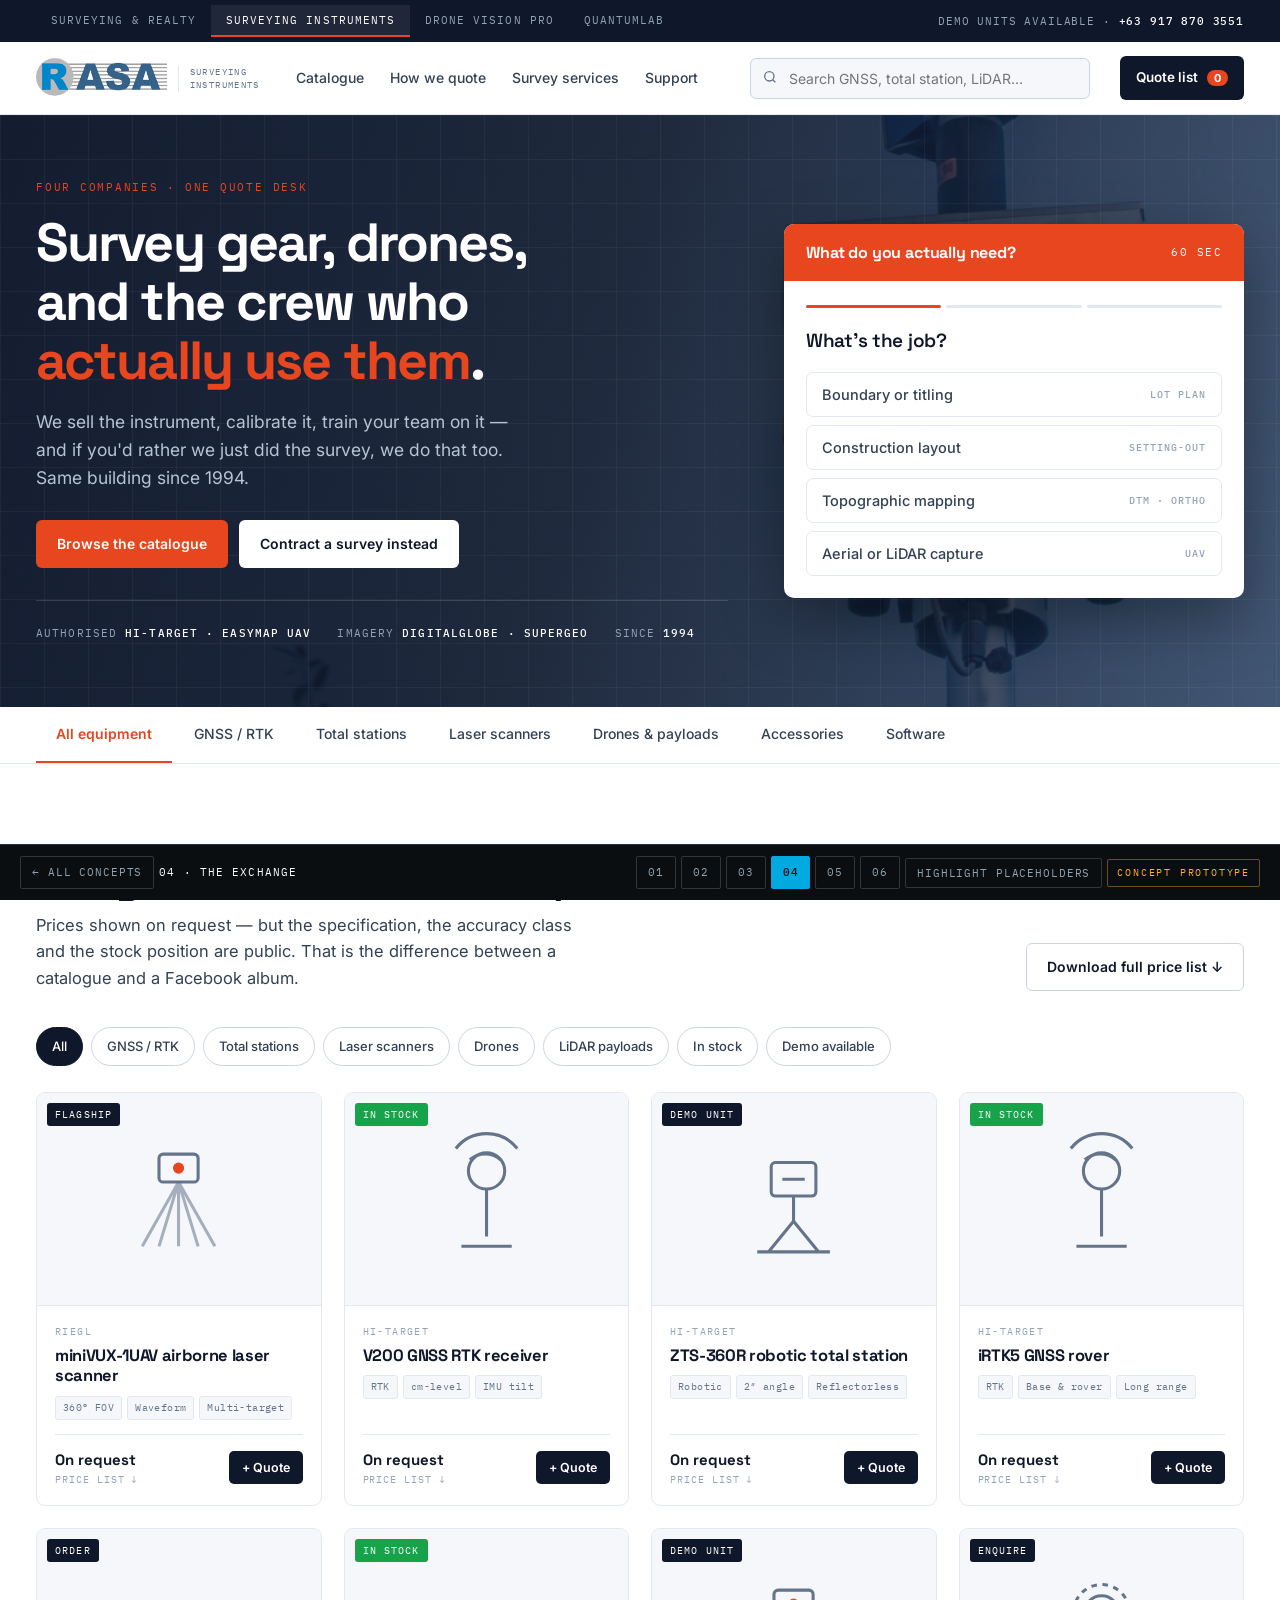
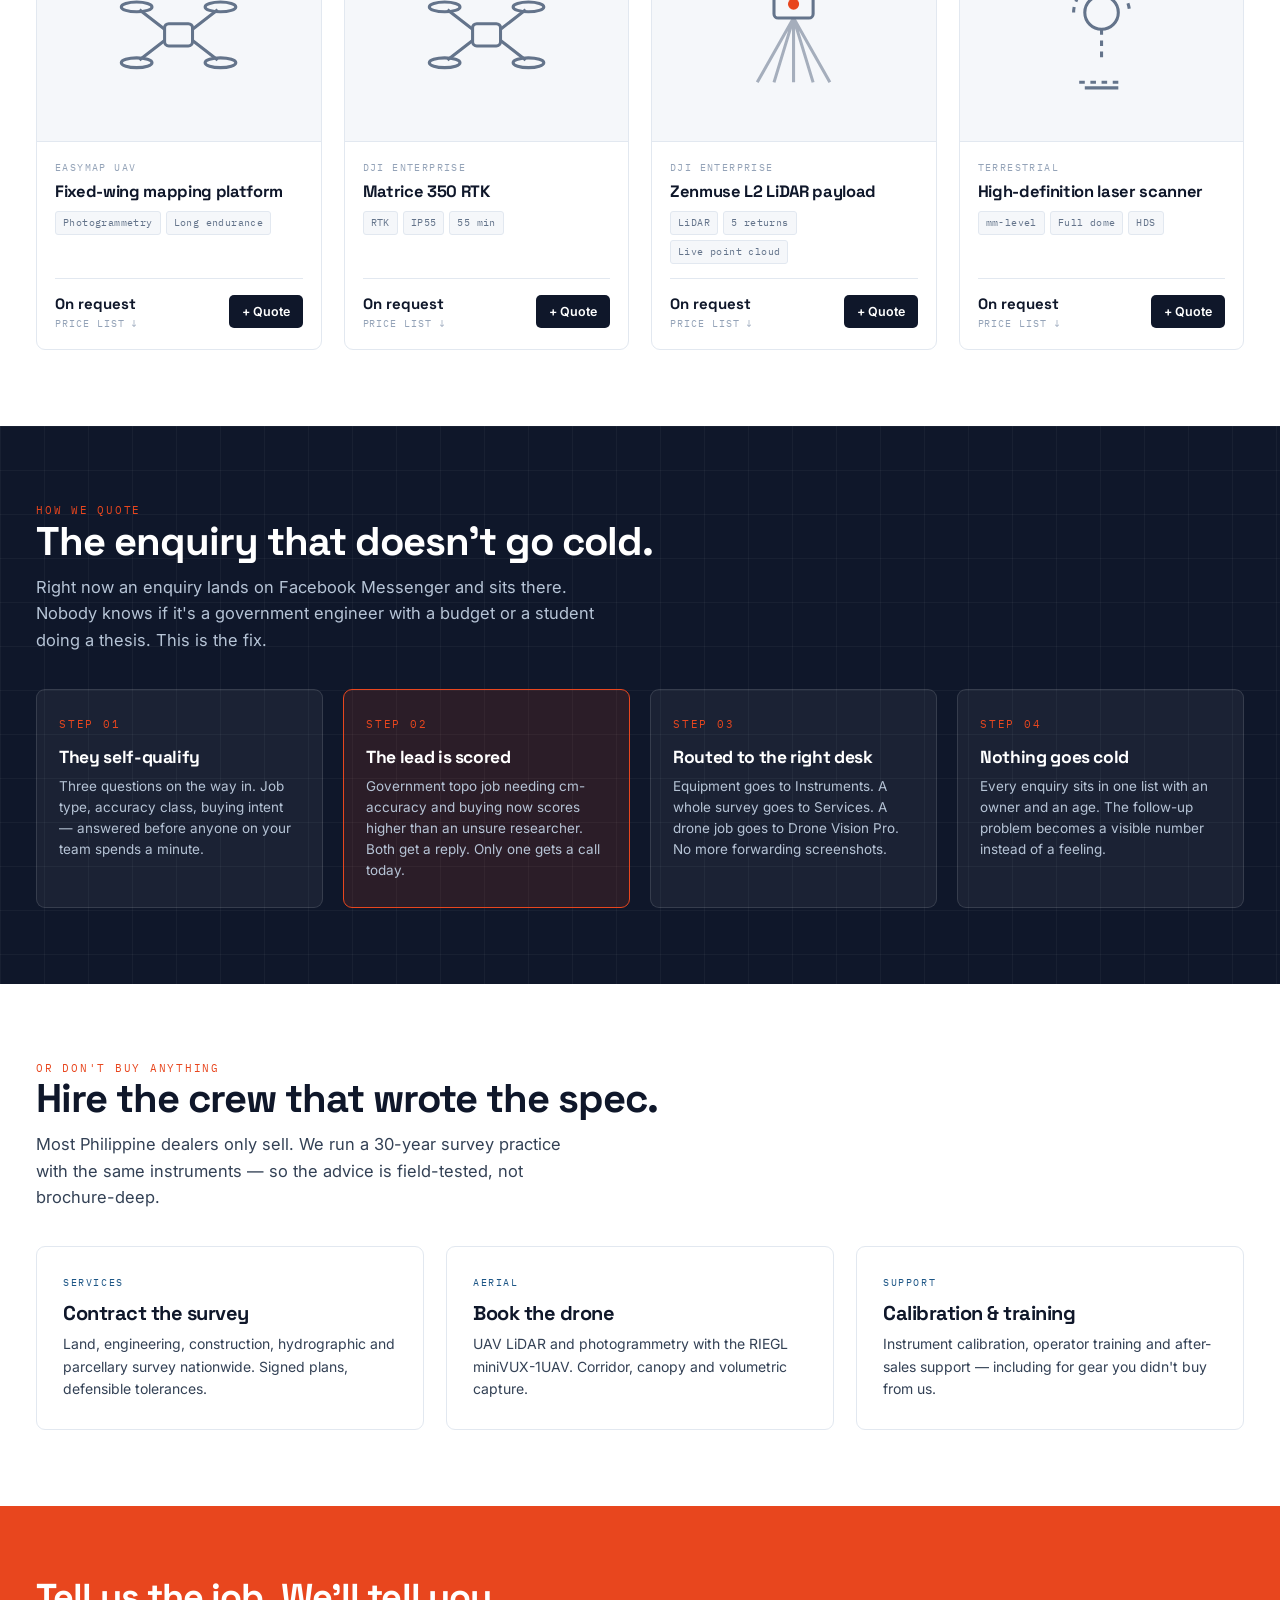
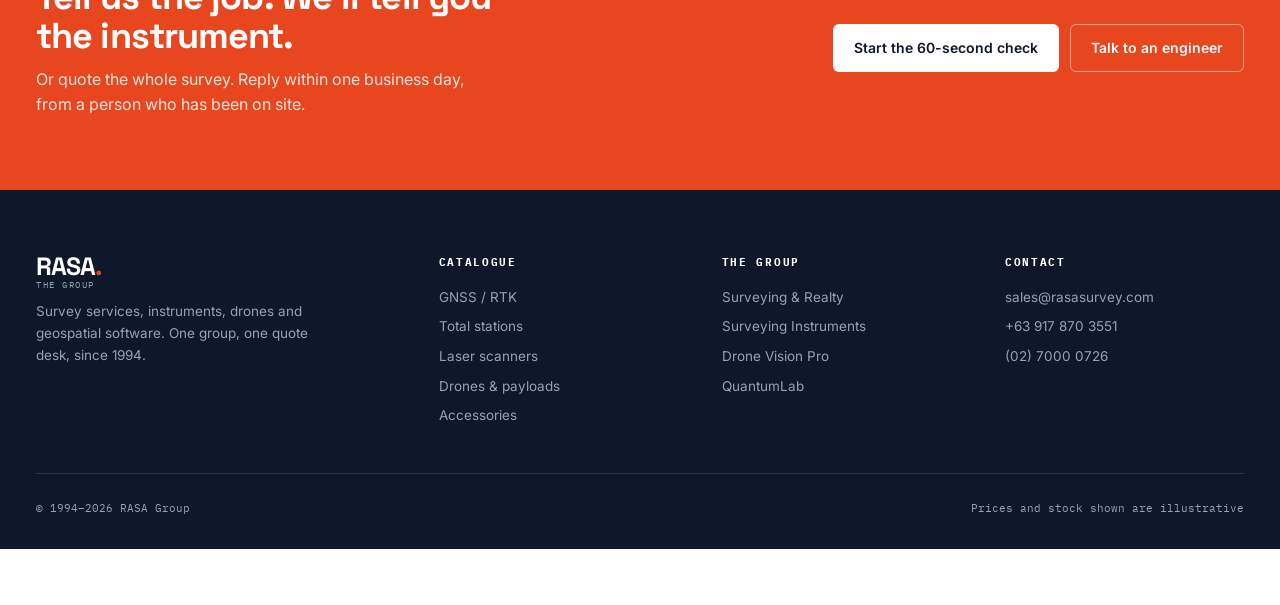
<file: concepts/04-exchange.html>
﻿<!DOCTYPE html>
<html lang="en">
<head>
<meta charset="utf-8">
<meta name="viewport" content="width=device-width, initial-scale=1">
<title>Concept 04 · The Exchange — RASA</title>
<link rel="preconnect" href="https://fonts.gstatic.com" crossorigin>
<link href="https://fonts.googleapis.com/css2?family=Space+Grotesk:wght@500;600;700&family=Inter:wght@400;500;600&family=IBM+Plex+Mono:wght@400;500&display=swap" rel="stylesheet">
<style>
:root{
  --ink:#0F172A;--ink-2:#334155;--ink-3:#64748B;--ink-4:#94A3B8;
  --line:#E2E8F0;--line-2:#CBD5E1;--sunken:#F5F7FA;--white:#fff;
  --fire:#E8461E;--fire-2:#C43714;--deep:#123A5E;--deep-2:#1D5686;
  --lime:#16A34A;--amber:#F59E0B;
  --display:'Space Grotesk',system-ui,sans-serif;--body:'Inter',system-ui,sans-serif;--mono:'IBM Plex Mono',ui-monospace,Consolas,monospace;
  --max:1360px;
}
*{margin:0;padding:0;box-sizing:border-box}
html{scroll-behavior:smooth}
body{font-family:var(--body);font-size:16px;line-height:1.6;color:var(--ink);background:var(--white);-webkit-font-smoothing:antialiased;padding-bottom:56px}
.wrap{max-width:var(--max);margin:0 auto;padding:0 36px}
h1,h2,h3,h4{font-family:var(--display);font-weight:700;line-height:1.1;letter-spacing:-.025em}
a{color:inherit;text-decoration:none}
.lbl{font-family:var(--mono);font-size:11px;letter-spacing:.16em;text-transform:uppercase;color:var(--fire)}

/* brand switcher */
.bswitch{background:var(--ink)}
.bswitch .wrap{display:flex;justify-content:space-between;align-items:center;height:42px}
.btabs{display:flex;gap:0}
.btabs button{font-family:var(--mono);font-size:10.5px;letter-spacing:.1em;text-transform:uppercase;background:none;border:0;color:var(--ink-4);padding:8px 15px;cursor:pointer;transition:.15s;border-bottom:2px solid transparent}
.btabs button:hover{color:#fff}
.btabs button.on{color:#fff;background:rgba(255,255,255,.07);border-bottom-color:var(--fire)}
.bswitch .r{font-family:var(--mono);font-size:10.5px;letter-spacing:.08em;color:var(--ink-4)}
.bswitch .r b{color:#fff;font-weight:500}

/* nav */
.nav{position:sticky;top:0;z-index:70;background:rgba(255,255,255,.96);backdrop-filter:blur(12px);border-bottom:1px solid var(--line)}
.nav .wrap{display:flex;align-items:center;gap:30px;height:72px}
.mark{font-family:var(--display);font-weight:700;font-size:25px;letter-spacing:-.04em;line-height:1;white-space:nowrap}
.mark i{color:var(--fire);font-style:normal}
.mark span{display:block;font-family:var(--mono);font-size:8.5px;letter-spacing:.18em;color:var(--ink-3);font-weight:400;margin-top:2px}
.nav ul{display:flex;gap:26px;list-style:none;margin-left:6px}
.nav ul a{font-size:14px;font-weight:500;color:var(--ink-2)}
.nav ul a:hover{color:var(--fire)}
.search{flex:1;max-width:340px;margin-left:auto;position:relative}
.search input{width:100%;padding:11px 14px 11px 38px;border:1px solid var(--line-2);border-radius:6px;font-family:var(--body);font-size:14px;background:var(--sunken)}
.search input:focus{outline:2px solid var(--fire);outline-offset:-1px;background:#fff}
.search svg{position:absolute;left:12px;top:11px;width:16px;height:16px;stroke:var(--ink-3);fill:none;stroke-width:2}
.btn{display:inline-flex;align-items:center;gap:8px;font-size:14px;font-weight:600;padding:12px 20px;border-radius:6px;border:1.5px solid transparent;cursor:pointer;transition:.15s;font-family:var(--body)}
.btn-f{background:var(--fire);color:#fff}.btn-f:hover{background:var(--fire-2)}
.btn-d{background:var(--deep);color:#fff}.btn-d:hover{background:var(--deep-2)}
.btn-o{border-color:var(--line-2);color:var(--ink)}.btn-o:hover{border-color:var(--ink);background:var(--sunken)}
.btn-w{background:#fff;color:var(--ink)}.btn-w:hover{background:var(--sunken)}
.cart{position:relative;background:var(--ink);color:#fff;border-radius:6px;padding:11px 16px;font-size:13.5px;font-weight:600;white-space:nowrap}
.cart b{background:var(--fire);border-radius:20px;padding:1px 7px;font-size:11px;margin-left:6px}

/* hero */
.hero{background:#0F172A;color:#fff;position:relative;overflow:hidden}
.hero .heroimg{position:absolute;inset:0;z-index:0}
.hero .heroimg img{width:100%;height:100%;object-fit:cover;display:block;filter:saturate(.75)}
.hero .heroveil{position:absolute;inset:0;z-index:1;background:linear-gradient(105deg,rgba(15,23,42,.97) 0%,rgba(15,23,42,.90) 46%,rgba(21,39,68,.72) 100%)}
.hero::after{content:"";position:absolute;inset:0;z-index:1;background-image:linear-gradient(rgba(255,255,255,.045) 1px,transparent 1px),linear-gradient(90deg,rgba(255,255,255,.045) 1px,transparent 1px);background-size:44px 44px}
.hero .wrap{position:relative;z-index:2;display:grid;grid-template-columns:1fr 460px;gap:56px;padding-top:64px;padding-bottom:64px;align-items:center}
.hero h1{font-size:clamp(34px,4.2vw,54px);letter-spacing:-.035em;margin:16px 0 18px;max-width:15ch}
.hero h1 em{font-style:normal;color:var(--fire)}
.hero p{color:#B6C4D6;font-size:17.5px;max-width:44ch;margin-bottom:28px}
.trust{display:flex;gap:26px;flex-wrap:wrap;margin-top:32px;padding-top:24px;border-top:1px solid rgba(255,255,255,.14);font-family:var(--mono);font-size:11px;letter-spacing:.1em;text-transform:uppercase;color:var(--ink-4)}
.trust b{color:#fff;font-weight:500}

/* QUALIFIER */
.qual{background:#fff;border-radius:10px;box-shadow:0 20px 60px rgba(0,0,0,.34);overflow:hidden}
.qh{background:var(--fire);color:#fff;padding:16px 22px;display:flex;justify-content:space-between;align-items:center}
.qh .t{font-family:var(--display);font-size:16px;font-weight:700;letter-spacing:-.01em}
.qh .s{font-family:var(--mono);font-size:10.5px;letter-spacing:.14em}
.qb{padding:24px 22px 22px}
.qstep{display:none}.qstep.on{display:block}
.qq{font-family:var(--display);font-size:19px;font-weight:600;letter-spacing:-.015em;margin-bottom:16px;color:var(--ink)}
.qopts{display:grid;gap:8px}
.qo{text-align:left;padding:13px 15px;border:1.5px solid var(--line);border-radius:7px;background:#fff;cursor:pointer;font-family:var(--body);font-size:14.5px;font-weight:500;color:var(--ink-2);transition:.13s;display:flex;justify-content:space-between;align-items:center}
.qo:hover{border-color:var(--fire);background:#FFF6F3;color:var(--ink)}
.qo span{font-family:var(--mono);font-size:10px;letter-spacing:.1em;color:var(--ink-4)}
.qprog{display:flex;gap:5px;margin-bottom:18px}
.qprog i{height:3px;flex:1;background:var(--line);border-radius:2px;transition:.2s}
.qprog i.on{background:var(--fire)}
.qres{text-align:left}
.qres .rk{font-family:var(--mono);font-size:10.5px;letter-spacing:.14em;text-transform:uppercase;color:var(--ink-4);margin-bottom:8px}
.qres h4{font-size:21px;margin-bottom:8px;letter-spacing:-.02em}
.qres p{font-size:14px;color:var(--ink-2);margin-bottom:16px}
.scorebox{background:var(--sunken);border:1px solid var(--line);border-radius:7px;padding:14px 16px;margin-bottom:16px}
.scorebox .sr{display:flex;justify-content:space-between;font-family:var(--mono);font-size:11px;letter-spacing:.06em;color:var(--ink-3);padding:4px 0}
.scorebox .sr b{color:var(--ink);font-weight:500}
.scorebox .tot{border-top:1px solid var(--line);margin-top:8px;padding-top:9px}
.scorebox .tot b{color:var(--lime);font-size:13px}
.qres .btn{width:100%;justify-content:center;margin-bottom:7px}
.qagain{font-family:var(--mono);font-size:10.5px;letter-spacing:.1em;text-transform:uppercase;color:var(--ink-4);background:none;border:0;cursor:pointer;padding:6px 0;width:100%}
.qagain:hover{color:var(--fire)}

/* category rail */
.rail{border-bottom:1px solid var(--line);background:var(--white);position:sticky;top:72px;z-index:60}
.rail .wrap{display:flex;gap:2px;overflow-x:auto}
.rail a{padding:16px 20px;font-size:14px;font-weight:500;color:var(--ink-2);border-bottom:2.5px solid transparent;white-space:nowrap;transition:.15s}
.rail a:hover{color:var(--fire)}
.rail a.on{color:var(--fire);border-bottom-color:var(--fire);font-weight:600}

section{padding:76px 0}
.shead{display:flex;justify-content:space-between;align-items:flex-end;gap:30px;margin-bottom:36px;flex-wrap:wrap}
.shead h2{font-size:clamp(26px,3.2vw,40px)}
.shead p{color:var(--ink-2);font-size:16.5px;max-width:56ch;margin-top:10px}

/* products */
.filters{display:flex;gap:8px;flex-wrap:wrap;margin-bottom:26px}
.f{font-size:13px;font-weight:500;padding:8px 15px;border:1px solid var(--line-2);border-radius:20px;background:#fff;cursor:pointer;color:var(--ink-2);transition:.14s}
.f:hover{border-color:var(--fire);color:var(--fire)}
.f.on{background:var(--ink);color:#fff;border-color:var(--ink)}
.pgrid{display:grid;grid-template-columns:repeat(4,1fr);gap:22px}
.card{border:1px solid var(--line);border-radius:9px;overflow:hidden;background:#fff;transition:.18s;display:flex;flex-direction:column}
.card:hover{border-color:var(--ink-4);box-shadow:0 10px 32px rgba(15,23,42,.10);transform:translateY(-3px)}
.card .img{aspect-ratio:4/3;background:var(--sunken);border-bottom:1px solid var(--line);position:relative;display:flex;align-items:center;justify-content:center}
.card .img svg{width:66%;height:66%}
.card .bdg{position:absolute;top:10px;left:10px;font-family:var(--mono);font-size:9.5px;letter-spacing:.12em;text-transform:uppercase;background:var(--ink);color:#fff;padding:4px 8px;border-radius:3px}
.card .bdg.stk{background:var(--lime)}
.card .bd{padding:18px;flex:1;display:flex;flex-direction:column}
.card .br{font-family:var(--mono);font-size:10px;letter-spacing:.14em;text-transform:uppercase;color:var(--ink-4);margin-bottom:6px}
.card h3{font-size:16.5px;margin-bottom:9px;letter-spacing:-.02em;line-height:1.25}
.card .spx{display:flex;flex-wrap:wrap;gap:5px;margin-bottom:14px}
.card .spx span{font-family:var(--mono);font-size:10px;letter-spacing:.04em;background:var(--sunken);border:1px solid var(--line);color:var(--ink-3);padding:3px 7px;border-radius:3px}
.card .ft{margin-top:auto;display:flex;justify-content:space-between;align-items:center;gap:10px;padding-top:13px;border-top:1px solid var(--line)}
.card .pr{font-family:var(--display);font-size:15px;font-weight:700}
.card .pr small{display:block;font-family:var(--mono);font-size:9.5px;letter-spacing:.1em;color:var(--ink-4);font-weight:400;text-transform:uppercase}
.card .add{font-size:12.5px;font-weight:600;padding:9px 13px;border-radius:5px;background:var(--ink);color:#fff;border:0;cursor:pointer;transition:.14s;font-family:var(--body);white-space:nowrap}
.card .add:hover{background:var(--fire)}

/* how it works */
.flow{background:var(--ink);color:#fff;position:relative;overflow:hidden}
.flow::after{content:"";position:absolute;inset:0;background-image:linear-gradient(rgba(255,255,255,.04) 1px,transparent 1px),linear-gradient(90deg,rgba(255,255,255,.04) 1px,transparent 1px);background-size:44px 44px}
.flow .wrap{position:relative;z-index:2}
.flow h2{color:#fff}
.steps{display:grid;grid-template-columns:repeat(4,1fr);gap:20px;margin-top:16px}
.st{background:rgba(255,255,255,.05);border:1px solid rgba(255,255,255,.12);border-radius:9px;padding:26px 22px;position:relative}
.st .n{font-family:var(--mono);font-size:11px;letter-spacing:.16em;color:var(--fire);margin-bottom:14px}
.st h4{font-size:17.5px;color:#fff;margin-bottom:9px;letter-spacing:-.02em}
.st p{font-size:13.5px;color:#B6C4D6;line-height:1.55}
.st.hl{background:rgba(232,70,30,.13);border-color:var(--fire)}

/* services cross-sell */
.xsell{display:grid;grid-template-columns:repeat(3,1fr);gap:22px}
.xs{border:1px solid var(--line);border-radius:9px;padding:28px 26px;background:#fff;transition:.18s}
.xs:hover{border-color:var(--deep);transform:translateY(-2px);box-shadow:0 8px 26px rgba(15,23,42,.08)}
.xs .k{font-family:var(--mono);font-size:10px;letter-spacing:.16em;text-transform:uppercase;color:var(--deep-2);margin-bottom:11px}
.xs h3{font-size:20px;margin-bottom:9px}
.xs p{font-size:14px;color:var(--ink-2)}

.band{background:var(--fire);color:#fff;padding:72px 0}
.band .wrap{display:flex;justify-content:space-between;align-items:center;gap:40px;flex-wrap:wrap}
.band h2{font-size:36px;color:#fff;max-width:20ch}
.band p{color:rgba(255,255,255,.86);margin-top:10px;max-width:44ch}

footer{background:var(--ink);color:var(--ink-4);padding:64px 0 32px}
.fg{display:grid;grid-template-columns:1.5fr 1fr 1fr 1fr;gap:44px;padding-bottom:38px;border-bottom:1px solid rgba(255,255,255,.12)}
footer h5{font-family:var(--mono);font-size:10.5px;letter-spacing:.16em;text-transform:uppercase;color:#fff;margin-bottom:16px}
footer li{list-style:none;margin-bottom:8px;font-size:13.5px}
footer a:hover{color:var(--fire)}
.fb{padding-top:26px;display:flex;justify-content:space-between;font-family:var(--mono);font-size:11px;flex-wrap:wrap;gap:10px}

.ph{position:relative}
body.show-ph .ph{background:rgba(245,158,11,.30);outline:1px dashed var(--amber);outline-offset:1px;border-radius:3px}

.cbar{position:fixed;left:0;right:0;bottom:0;z-index:200;height:56px;background:#0B0E11;border-top:1px solid rgba(255,255,255,.14);display:flex;align-items:center;justify-content:space-between;padding:0 20px;font-family:var(--mono);font-size:12px;color:#8FA3B0;gap:16px}
.cbar a,.cbar button{font-family:var(--mono);font-size:11px;letter-spacing:.08em;text-transform:uppercase;color:#8FA3B0;background:none;border:1px solid rgba(255,255,255,.16);padding:7px 11px;border-radius:2px;cursor:pointer;transition:.15s;white-space:nowrap}
.cbar a:hover,.cbar button:hover{color:#fff;border-color:#00A9E0}
.cbar a.on{background:#00A9E0;color:#04080B;border-color:#00A9E0;font-weight:500}
.cbar .grp2{display:flex;gap:5px;align-items:center;flex-wrap:wrap}
.cbar .tag{font-size:10px;letter-spacing:.18em;color:#FFB020;border:1px solid rgba(255,176,32,.4);padding:5px 9px;border-radius:2px}
.cbar .nm{color:#fff;letter-spacing:.1em;text-transform:uppercase;font-size:11px}
@media(max-width:1180px){.pgrid{grid-template-columns:repeat(3,1fr)}.hero .wrap{grid-template-columns:1fr;gap:36px}.steps{grid-template-columns:repeat(2,1fr)}}
@media(max-width:860px){.pgrid,.xsell{grid-template-columns:repeat(2,1fr)}.nav ul,.search{display:none}.fg{grid-template-columns:1fr 1fr}}
@media(max-width:600px){.wrap{padding:0 18px}.pgrid,.xsell,.steps{grid-template-columns:1fr}.cbar .nm{display:none}}
</style>
<link rel="stylesheet" href="../assets/polish.css">
</head>
<body>

<div class="bswitch"><div class="wrap">
  <div class="btabs">
    <button>Surveying &amp; Realty</button><button class="on">Surveying Instruments</button><button>Drone Vision Pro</button><button>QuantumLab</button>
  </div>
  <div class="r">DEMO UNITS AVAILABLE · <b>+63 917 870 3551</b></div>
</div></div>

<nav class="nav"><div class="wrap">
  <a href="#" class="mark" style="display:flex;align-items:center;gap:11px"><img src="../assets/img/rasa-logo.png" alt="RASA" style="height:40px;width:auto"><span style="display:block;font-family:var(--mono);font-size:8.5px;letter-spacing:.16em;color:var(--ink-3);font-weight:400;border-left:1px solid var(--line);padding-left:11px;line-height:1.5">SURVEYING<br>INSTRUMENTS</span></a>
  <ul><li><a href="#cat">Catalogue</a></li><li><a href="#flow">How we quote</a></li><li><a href="#svc">Survey services</a></li><li><a href="#">Support</a></li></ul>
  <div class="search"><svg viewBox="0 0 24 24"><circle cx="11" cy="11" r="7"/><path d="M20 20l-4-4"/></svg><input placeholder="Search GNSS, total station, LiDAR…"></div>
  <a href="#" class="cart">Quote list <b id="cn">0</b></a>
</div></nav>

<header class="hero">
  <div class="heroimg"><img src="../assets/img/rasa-topographicsystems.jpg" alt="RASA Scan&amp;Go mobile mapping system"></div>
  <div class="heroveil"></div>
  <div class="wrap">
  <div>
    <div class="lbl">Four companies · One quote desk</div>
    <h1>Survey gear, drones, and the crew who <em>actually use them</em>.</h1>
    <p>We sell the instrument, calibrate it, train your team on it — and if you'd rather we just did the survey, we do that too. Same building since 1994.</p>
    <div style="display:flex;gap:11px;flex-wrap:wrap">
      <a href="#cat" class="btn btn-f">Browse the catalogue</a>
      <a href="#svc" class="btn btn-w">Contract a survey instead</a>
    </div>
    <div class="trust">
      <span>AUTHORISED <b>Hi-Target · Easymap UAV</b></span>
      <span>IMAGERY <b>DigitalGlobe · Supergeo</b></span>
      <span>SINCE <b>1994</b></span>
    </div>
  </div>

  <!-- ===== THE QUALIFIER — this is the pitch ===== -->
  <div class="qual" id="qual">
    <div class="qh"><span class="t">What do you actually need?</span><span class="s">60 SEC</span></div>
    <div class="qb">
      <div class="qprog"><i class="on"></i><i></i><i></i></div>

      <div class="qstep on" data-s="0">
        <div class="qq">What's the job?</div>
        <div class="qopts">
          <button class="qo" data-v="boundary" data-t="Boundary / titling">Boundary or titling <span>LOT PLAN</span></button>
          <button class="qo" data-v="construction" data-t="Construction layout">Construction layout <span>SETTING-OUT</span></button>
          <button class="qo" data-v="mapping" data-t="Topographic mapping">Topographic mapping <span>DTM · ORTHO</span></button>
          <button class="qo" data-v="aerial" data-t="Aerial / LiDAR capture">Aerial or LiDAR capture <span>UAV</span></button>
        </div>
      </div>

      <div class="qstep" data-s="1">
        <div class="qq">What accuracy has to hold?</div>
        <div class="qopts">
          <button class="qo" data-v="mm" data-t="mm-level">Millimetre — structural, monitoring <span>TLS</span></button>
          <button class="qo" data-v="cm" data-t="cm-level RTK">Centimetre — RTK, most site work <span>GNSS</span></button>
          <button class="qo" data-v="sub" data-t="sub-metre">Sub-metre — planning, recon <span>GIS</span></button>
          <button class="qo" data-v="unsure" data-t="not sure yet">Not sure yet <span>ADVISE ME</span></button>
        </div>
      </div>

      <div class="qstep" data-s="2">
        <div class="qq">Buying, renting, or hiring us?</div>
        <div class="qopts">
          <button class="qo" data-v="buy" data-t="Buying equipment">Buying equipment <span>SALES</span></button>
          <button class="qo" data-v="rent" data-t="Renting">Renting for a project <span>RENTAL</span></button>
          <button class="qo" data-v="service" data-t="Contract the survey">Contract the whole survey <span>SERVICES</span></button>
          <button class="qo" data-v="research" data-t="Researching">Just researching for now <span>NURTURE</span></button>
        </div>
      </div>

      <div class="qstep qres" data-s="3">
        <div class="rk">Recommendation</div>
        <h4 id="rTitle">—</h4>
        <p id="rBody">—</p>
        <div class="scorebox">
          <div class="sr"><span>Job type</span><b id="s1">—</b></div>
          <div class="sr"><span>Accuracy class</span><b id="s2">—</b></div>
          <div class="sr"><span>Intent</span><b id="s3">—</b></div>
          <div class="sr tot"><span>ROUTED TO</span><b id="s4">—</b></div>
        </div>
        <a href="#" class="btn btn-f">Get my quote</a>
        <button class="qagain" onclick="qReset()">↺ Start over</button>
      </div>
    </div>
  </div>
</div></header>

<div class="rail"><div class="wrap">
  <a href="#cat" class="on">All equipment</a><a href="#cat">GNSS / RTK</a><a href="#cat">Total stations</a>
  <a href="#cat">Laser scanners</a><a href="#cat">Drones &amp; payloads</a><a href="#cat">Accessories</a><a href="#cat">Software</a>
</div></div>

<section id="cat"><div class="wrap">
  <div class="shead">
    <div><div class="lbl">Catalogue</div><h2>Every instrument, with the spec that matters.</h2>
    <p>Prices shown on request — but the specification, the accuracy class and the stock position are public. That is the difference between a catalogue and a Facebook album.</p></div>
    <a href="#" class="btn btn-o">Download full price list ↓</a>
  </div>
  <div class="filters">
    <span class="f on">All</span><span class="f">GNSS / RTK</span><span class="f">Total stations</span><span class="f">Laser scanners</span>
    <span class="f">Drones</span><span class="f">LiDAR payloads</span><span class="f">In stock</span><span class="f">Demo available</span>
  </div>
  <div class="pgrid" id="pgrid"></div>
</div></section>

<!-- ===== the lead-routing pitch ===== -->
<section id="flow" class="flow"><div class="wrap">
  <div class="shead"><div><div class="lbl">How we quote</div><h2>The enquiry that doesn't go cold.</h2>
  <p style="color:#B6C4D6">Right now an enquiry lands on Facebook Messenger and sits there. Nobody knows if it's a government engineer with a budget or a student doing a thesis. This is the fix.</p></div></div>
  <div class="steps">
    <div class="st"><div class="n">STEP 01</div><h4>They self-qualify</h4><p>Three questions on the way in. Job type, accuracy class, buying intent — answered before anyone on your team spends a minute.</p></div>
    <div class="st hl"><div class="n">STEP 02</div><h4>The lead is scored</h4><p>Government topo job needing cm-accuracy and buying now scores higher than an unsure researcher. Both get a reply. Only one gets a call today.</p></div>
    <div class="st"><div class="n">STEP 03</div><h4>Routed to the right desk</h4><p>Equipment goes to Instruments. A whole survey goes to Services. A drone job goes to Drone Vision Pro. No more forwarding screenshots.</p></div>
    <div class="st"><div class="n">STEP 04</div><h4>Nothing goes cold</h4><p>Every enquiry sits in one list with an owner and an age. The follow-up problem becomes a visible number instead of a feeling.</p></div>
  </div>
</div></section>

<section id="svc"><div class="wrap">
  <div class="shead"><div><div class="lbl">Or don't buy anything</div><h2>Hire the crew that wrote the spec.</h2>
  <p>Most Philippine dealers only sell. We run a 30-year survey practice with the same instruments — so the advice is field-tested, not brochure-deep.</p></div></div>
  <div class="xsell">
    <div class="xs"><div class="k">Services</div><h3>Contract the survey</h3><p>Land, engineering, construction, hydrographic and parcellary survey nationwide. Signed plans, defensible tolerances.</p></div>
    <div class="xs"><div class="k">Aerial</div><h3>Book the drone</h3><p>UAV LiDAR and photogrammetry with the RIEGL miniVUX-1UAV. Corridor, canopy and volumetric capture.</p></div>
    <div class="xs"><div class="k">Support</div><h3>Calibration &amp; training</h3><p>Instrument calibration, operator training and after-sales support — including for gear you didn't buy from us.</p></div>
  </div>
</div></section>

<section class="band"><div class="wrap">
  <div><h2>Tell us the job. We'll tell you the instrument.</h2><p>Or quote the whole survey. Reply within one business day, from a person who has been on site.</p></div>
  <div style="display:flex;gap:11px;flex-wrap:wrap"><a href="#qual" class="btn btn-w">Start the 60-second check</a><a href="#" class="btn" style="border-color:rgba(255,255,255,.5);color:#fff">Talk to an engineer</a></div>
</div></section>

<footer><div class="wrap">
  <div class="fg">
    <div><div class="mark" style="color:#fff;margin-bottom:12px">RASA<i>.</i><span style="color:var(--ink-4)">THE GROUP</span></div>
    <p style="font-size:13.5px;max-width:34ch">Survey services, instruments, drones and geospatial software. One group, one quote desk, since 1994.</p></div>
    <div><h5>Catalogue</h5><ul><li><a href="#">GNSS / RTK</a></li><li><a href="#">Total stations</a></li><li><a href="#">Laser scanners</a></li><li><a href="#">Drones &amp; payloads</a></li><li><a href="#">Accessories</a></li></ul></div>
    <div><h5>The Group</h5><ul><li><a href="#">Surveying &amp; Realty</a></li><li><a href="#">Surveying Instruments</a></li><li><a href="#">Drone Vision Pro</a></li><li><a href="#">QuantumLab</a></li></ul></div>
    <div><h5>Contact</h5><ul><li><a href="#">sales@rasasurvey.com</a></li><li><a href="#">+63 917 870 3551</a></li><li><a href="#">(02) 7000 0726</a></li></ul></div>
  </div>
  <div class="fb"><span>© 1994–2026 RASA Group</span><span>Prices and stock shown are illustrative</span></div>
</div></footer>

<div class="cbar">
  <div class="grp2"><a href="../index.html">← All concepts</a><span class="nm">04 · The Exchange</span></div>
  <div class="grp2">
    <a href="01-instrument-grade.html">01</a><a href="02-national-record.html">02</a><a href="03-bid-book.html">03</a><a href="04-exchange.html" class="on">04</a><a href="05-field-dispatch.html">05</a><a href="06-the-standard.html">06</a>
    <button onclick="document.body.classList.toggle('show-ph')">Highlight placeholders</button>
    <span class="tag">CONCEPT PROTOTYPE</span>
  </div>
</div>

<script>
/* ---------- product catalogue ---------- */
var PRODUCTS=[
 {br:"RIEGL",n:"miniVUX-1UAV airborne laser scanner",sp:["360° FOV","Waveform","Multi-target"],bd:"FLAGSHIP",stk:0,ic:"lidar"},
 {br:"Hi-Target",n:"V200 GNSS RTK receiver",sp:["RTK","cm-level","IMU tilt"],bd:"IN STOCK",stk:1,ic:"gnss"},
 {br:"Hi-Target",n:"ZTS-360R robotic total station",sp:["Robotic","2″ angle","Reflectorless"],bd:"DEMO UNIT",stk:0,ic:"ts"},
 {br:"Hi-Target",n:"iRTK5 GNSS rover",sp:["RTK","Base & rover","Long range"],bd:"IN STOCK",stk:1,ic:"gnss"},
 {br:"Easymap UAV",n:"Fixed-wing mapping platform",sp:["Photogrammetry","Long endurance"],bd:"ORDER",stk:0,ic:"drone"},
 {br:"DJI Enterprise",n:"Matrice 350 RTK",sp:["RTK","IP55","55 min"],bd:"IN STOCK",stk:1,ic:"drone",ph:1},
 {br:"DJI Enterprise",n:"Zenmuse L2 LiDAR payload",sp:["LiDAR","5 returns","Live point cloud"],bd:"DEMO UNIT",stk:0,ic:"lidar",ph:1},
 {br:"Terrestrial",n:"High-definition laser scanner",sp:["mm-level","Full dome","HDS"],bd:"ENQUIRE",stk:0,ic:"scan",ph:1}
];
var ICONS={
 gnss:'<svg viewBox="0 0 100 100" fill="none" stroke="#64748B" stroke-width="2.2"><circle cx="50" cy="30" r="13"/><path d="M50 43v34M32 84h36M38 22a17 17 0 0122 0M28 14a28 28 0 0144 0"/></svg>',
 ts:'<svg viewBox="0 0 100 100" fill="none" stroke="#64748B" stroke-width="2.2"><rect x="34" y="24" width="32" height="24" rx="3"/><path d="M50 48v18M32 88l18-22 18 22M24 88h52M42 36h16"/></svg>',
 lidar:'<svg viewBox="0 0 100 100" fill="none" stroke="#64748B" stroke-width="2.2"><rect x="36" y="18" width="28" height="20" rx="3"/><path d="M50 38l-26 46M50 38l26 46M50 38v46M50 38l-14 46M50 38l14 46" opacity=".55"/><circle cx="50" cy="28" r="4" fill="#E8461E" stroke="none"/></svg>',
 drone:'<svg viewBox="0 0 100 100" fill="none" stroke="#64748B" stroke-width="2.2"><rect x="40" y="42" width="20" height="16" rx="3"/><path d="M40 46L22 32M60 46l18-14M40 54L22 68M60 54l18 14"/><ellipse cx="20" cy="30" rx="11" ry="3.5"/><ellipse cx="80" cy="30" rx="11" ry="3.5"/><ellipse cx="20" cy="70" rx="11" ry="3.5"/><ellipse cx="80" cy="70" rx="11" ry="3.5"/></svg>',
 scan:'<svg viewBox="0 0 100 100" fill="none" stroke="#64748B" stroke-width="2.2"><circle cx="50" cy="34" r="12"/><path d="M50 46v22M34 84h32M30 34a20 20 0 0140 0" stroke-dasharray="4 4"/><path d="M38 88h24"/></svg>'
};
(function(){
  var h='';
  PRODUCTS.forEach(function(p,i){
    h+='<div class="card'+(p.ph?' ph':'')+'"><div class="img"><span class="bdg'+(p.stk?' stk':'')+'">'+p.bd+'</span>'+ICONS[p.ic]+'</div>'+
       '<div class="bd"><div class="br">'+p.br+'</div><h3>'+p.n+'</h3><div class="spx">'+
       p.sp.map(function(s){return '<span>'+s+'</span>'}).join('')+'</div>'+
       '<div class="ft"><div class="pr">On request<small>Price list ↓</small></div><button class="add" data-i="'+i+'">+ Quote</button></div></div></div>';
  });
  document.getElementById('pgrid').innerHTML=h;
  var n=0;
  document.querySelectorAll('.add').forEach(function(b){b.onclick=function(){n++;document.getElementById('cn').textContent=n;b.textContent='✓ Added';b.style.background='#16A34A';setTimeout(function(){b.textContent='+ Quote';b.style.background=''},1400)}});
})();
document.querySelectorAll('.f').forEach(function(f){f.onclick=function(){document.querySelectorAll('.f').forEach(function(x){x.classList.remove('on')});f.classList.add('on')}});
document.querySelectorAll('.btabs button').forEach(function(b){b.onclick=function(){document.querySelectorAll('.btabs button').forEach(function(x){x.classList.remove('on')});b.classList.add('on')}});
document.querySelectorAll('.rail a').forEach(function(a){a.onclick=function(){document.querySelectorAll('.rail a').forEach(function(x){x.classList.remove('on')});a.classList.add('on')}});

/* ---------- the qualifier ---------- */
var qStep=0,qAns=[];
function qShow(n){document.querySelectorAll('.qstep').forEach(function(s){s.classList.toggle('on',+s.dataset.s===n)});
  document.querySelectorAll('.qprog i').forEach(function(i,ix){i.classList.toggle('on',ix<=Math.min(n,2))})}
function qReset(){qStep=0;qAns=[];qShow(0)}
var REC={
 boundary:{mm:["Robotic total station + GNSS base","Boundary work needs repeatable control. A robotic total station paired with a GNSS base gives you closure you can defend on a lot plan."],
           cm:["GNSS RTK rover","For most boundary relocation and subdivision, a cm-class RTK rover tied to PRS92 control is the working tool."],
           sub:["Contract the survey","Sub-metre won't hold for titling. Let our licensed geodetic engineers run this one."],
           unsure:["Talk to an engineer","Boundary work has legal consequences. Fifteen minutes with a geodetic engineer will save a rejected plan."]},
 construction:{mm:["Robotic total station","Setting-out and deformation monitoring at mm-class. Robotic keeps one operator on the pole."],
           cm:["GNSS RTK + total station","Bulk earthworks on RTK, structural setting-out on the total station. Most sites need both."],
           sub:["GNSS RTK rover","Sub-metre is under-specified for layout — step up to RTK before you stake anything."],
           unsure:["Talk to an engineer","Tell us the structure and tolerance and we'll spec the pair."]},
 mapping:{mm:["Terrestrial laser scanner","mm-class mapping means HDS. Full-dome scan, registered point cloud, deliverables in LAS/LAZ."],
           cm:["UAV photogrammetry + GNSS control","Drone capture over ground control gives cm-class ortho and DTM at a fraction of ground-crew time."],
           sub:["Satellite imagery + GIS","At sub-metre, imagery through DigitalGlobe and a GIS build-out is faster and cheaper than flying."],
           unsure:["Contract the survey","Send us the extent and the deliverable — we'll pick the sensor."]},
 aerial:{mm:["Terrestrial scanning instead","mm-class from the air is not realistic. Ground-based HDS is the right tool for this tolerance."],
           cm:["RIEGL miniVUX-1UAV LiDAR","Waveform LiDAR with multi-target returns — the only way to get ground under canopy at cm-class."],
           sub:["UAV photogrammetry","Standard drone photogrammetry will meet sub-metre comfortably and cost far less than LiDAR."],
           unsure:["Book a demo flight","We'll fly a sample block and show you what each sensor actually returns."]}
};
var ROUTE={buy:["RASA Surveying Instruments","HIGH"],rent:["RASA Surveying Instruments · Rentals","HIGH"],
 service:["RASA Surveying &amp; Realty · Services","HIGH"],research:["Nurture list · monthly technical email","LOW"]};
document.querySelectorAll('.qo').forEach(function(o){
  o.onclick=function(){
    qAns[qStep]={v:o.dataset.v,t:o.dataset.t};
    qStep++;
    if(qStep<3){qShow(qStep);return}
    var r=(REC[qAns[0].v]&&REC[qAns[0].v][qAns[1].v])||["Talk to an engineer","We'll spec this one with you directly."];
    var rt=ROUTE[qAns[2].v];
    if(qAns[2].v==='service'){r=["Contract the survey","We run the crew, the instrument and the datum. You get signed deliverables, not a shopping list."]}
    document.getElementById('rTitle').innerHTML=r[0];
    document.getElementById('rBody').textContent=r[1];
    document.getElementById('s1').textContent=qAns[0].t;
    document.getElementById('s2').textContent=qAns[1].t;
    document.getElementById('s3').textContent=qAns[2].t;
    document.getElementById('s4').innerHTML=rt[0]+' · <span style="color:'+(rt[1]==='HIGH'?'#16A34A':'#94A3B8')+'">'+rt[1]+' PRIORITY</span>';
    qShow(3);
  };
});
</script>
<script src="../assets/polish.js"></script>
</body>
</html>
</file>
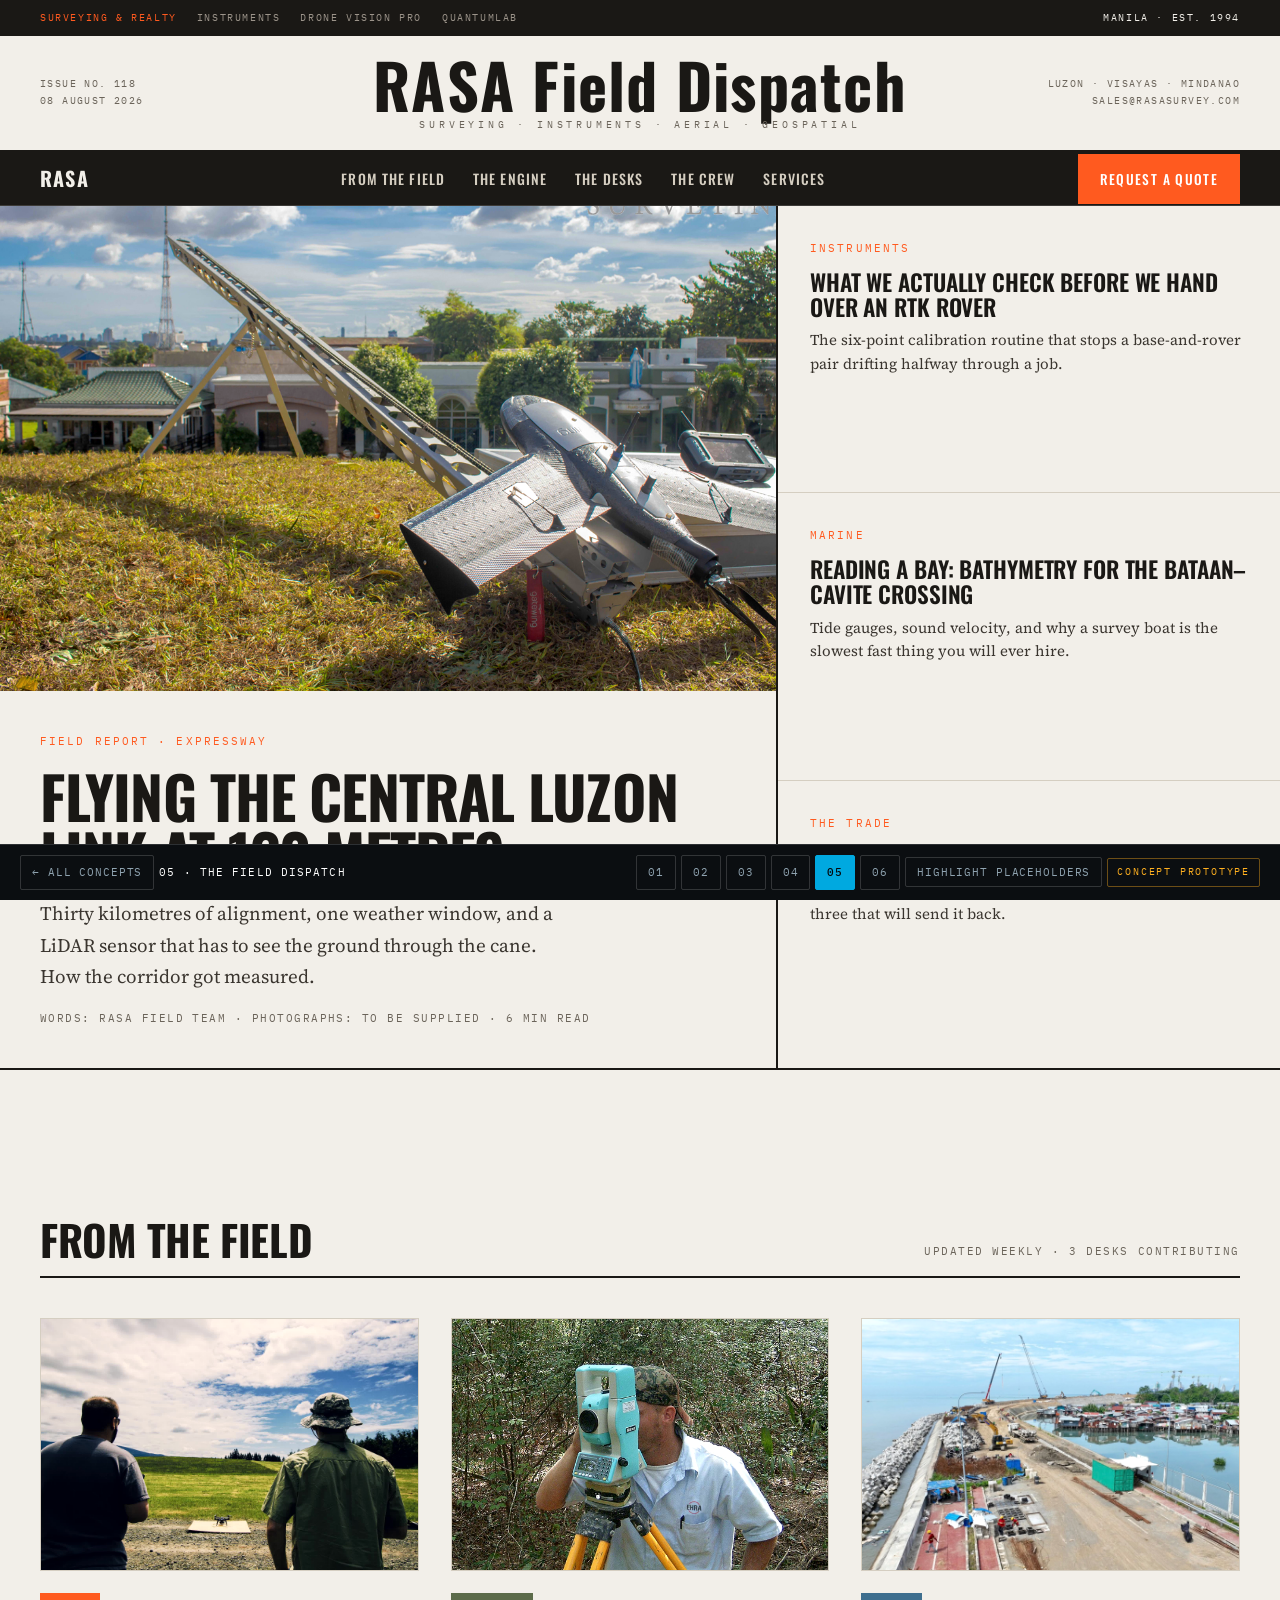
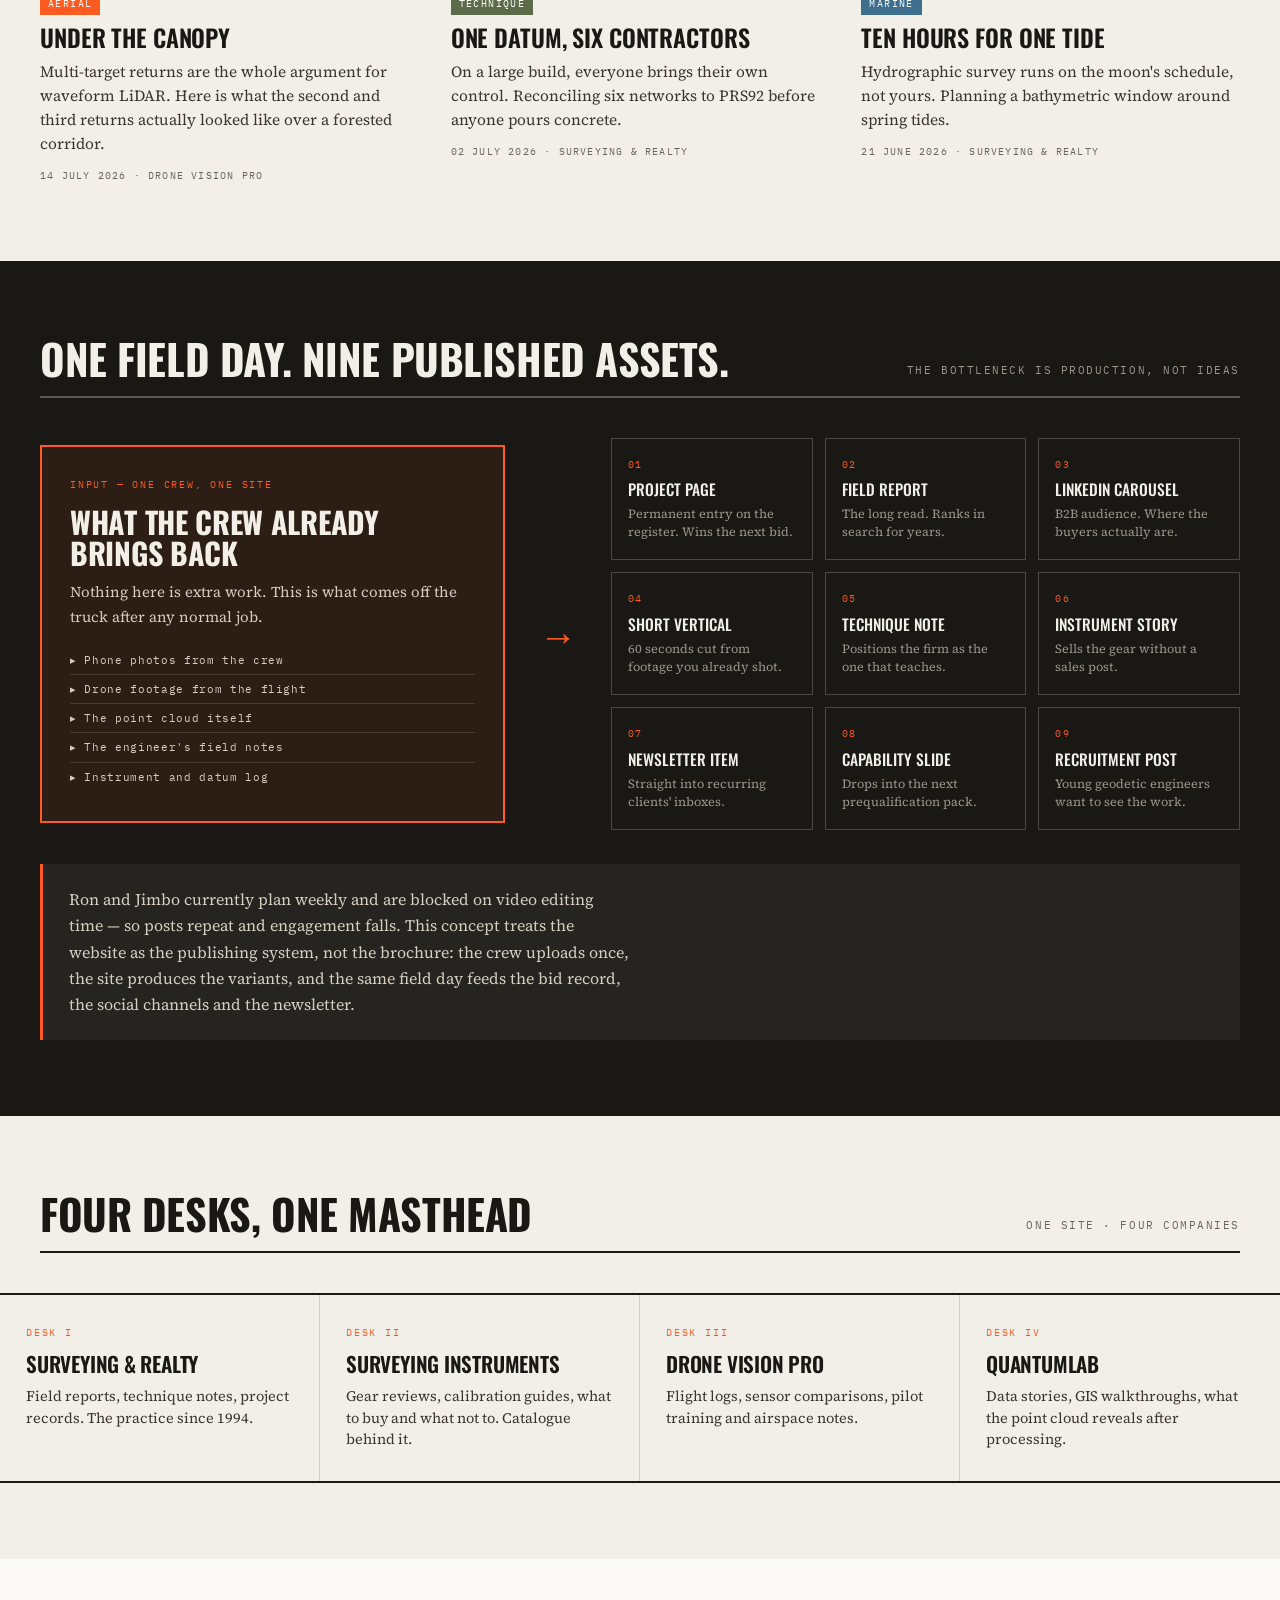
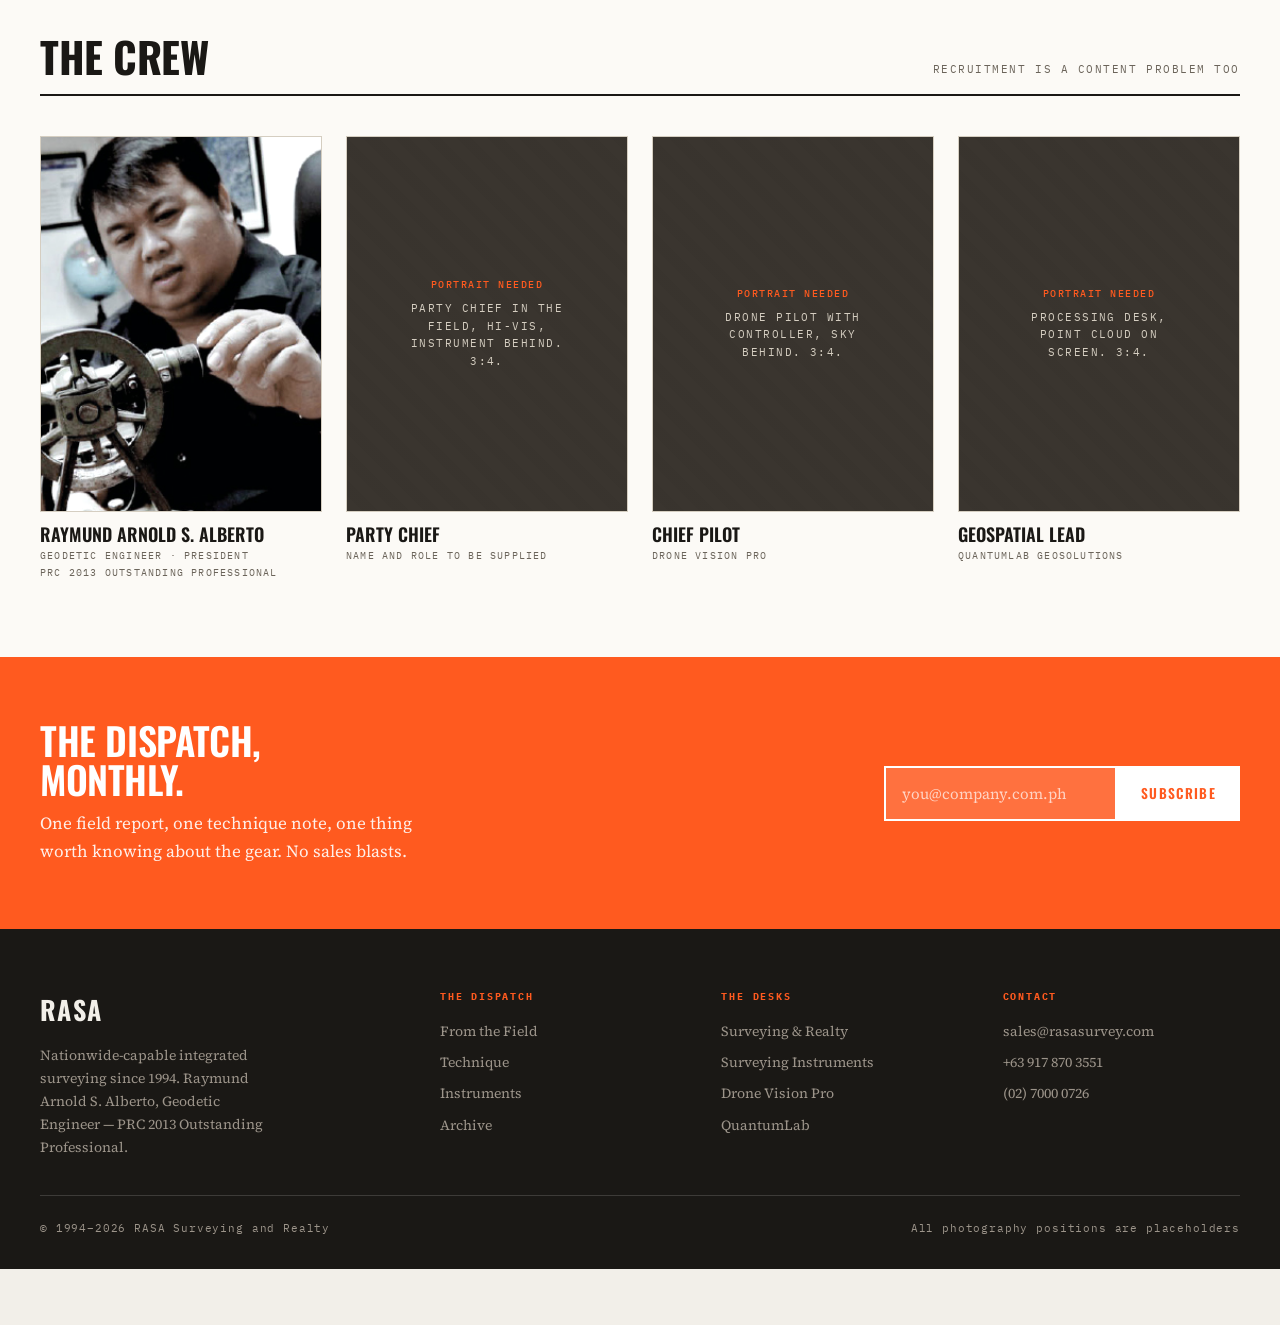
<file: concepts/05-field-dispatch.html>
﻿<!DOCTYPE html>
<html lang="en">
<head>
<meta charset="utf-8">
<meta name="viewport" content="width=device-width, initial-scale=1">
<title>Concept 05 · The Field Dispatch — RASA</title>
<link rel="preconnect" href="https://fonts.gstatic.com" crossorigin>
<link href="https://fonts.googleapis.com/css2?family=Oswald:wght@400;500;600;700&family=Source+Serif+4:ital,opsz,wght@0,8..60,400;0,8..60,600;1,8..60,400&family=IBM+Plex+Mono:wght@400;500&display=swap" rel="stylesheet">
<style>
:root{
  --char:#1A1815;--char-2:#3A352F;--char-3:#6B645A;--char-4:#9C948A;
  --bone:#F2EFE9;--bone-2:#E6E1D7;--bone-3:#D5CEC1;--white:#FCFAF6;
  --orange:#FF5A1F;--orange-2:#DB4310;--olive:#5C6B4A;--sky:#3E6E8E;
  --display:'Oswald',Impact,sans-serif;--body:'Source Serif 4',Georgia,serif;--mono:'IBM Plex Mono',ui-monospace,Consolas,monospace;
  --max:1320px;
}
*{margin:0;padding:0;box-sizing:border-box}
html{scroll-behavior:smooth}
body{font-family:var(--body);font-size:17px;line-height:1.65;color:var(--char);background:var(--bone);-webkit-font-smoothing:antialiased;padding-bottom:56px}
.wrap{max-width:var(--max);margin:0 auto;padding:0 40px}
h1,h2,h3,h4{font-family:var(--display);font-weight:600;line-height:1.02;letter-spacing:-.01em;text-transform:uppercase}
a{color:inherit;text-decoration:none}
.kick{font-family:var(--mono);font-size:10.5px;letter-spacing:.2em;text-transform:uppercase;color:var(--orange)}
.rule{height:2px;background:var(--char);border:0}

/* masthead */
.strip{background:var(--char);color:var(--bone)}
.strip .wrap{display:flex;justify-content:space-between;align-items:center;height:36px;font-family:var(--mono);font-size:10px;letter-spacing:.16em;text-transform:uppercase}
.strip .desks{display:flex;gap:20px;color:var(--char-4)}
.strip .desks a:hover,.strip .desks a.on{color:var(--orange)}

.mast{background:var(--bone);border-bottom:3px solid var(--char)}
.mast .wrap{display:grid;grid-template-columns:1fr auto 1fr;align-items:center;gap:24px;padding:20px 40px}
.mast .l,.mast .r{font-family:var(--mono);font-size:10px;letter-spacing:.14em;text-transform:uppercase;color:var(--char-3)}
.mast .r{text-align:right}
.logo{font-family:var(--display);font-weight:700;font-size:clamp(34px,5vw,62px);letter-spacing:.02em;line-height:.92;text-align:center;white-space:nowrap}
.logo small{display:block;font-family:var(--mono);font-size:9.5px;letter-spacing:.4em;color:var(--char-3);font-weight:400;margin-top:8px;text-transform:uppercase}

.nav{position:sticky;top:0;z-index:70;background:var(--char);border-bottom:1px solid rgba(242,239,233,.16)}
.nav .wrap{display:flex;align-items:center;justify-content:space-between;height:52px}
.nav ul{display:flex;gap:28px;list-style:none}
.nav ul a{font-family:var(--display);font-size:14px;font-weight:500;letter-spacing:.08em;text-transform:uppercase;color:var(--bone-3);transition:.15s}
.nav ul a:hover{color:var(--orange)}
.nav .sm{font-family:var(--display);font-weight:700;font-size:20px;letter-spacing:.06em;color:var(--bone)}
.btn{display:inline-flex;align-items:center;gap:8px;font-family:var(--display);font-size:13.5px;font-weight:500;letter-spacing:.1em;text-transform:uppercase;padding:12px 20px;border:2px solid transparent;cursor:pointer;transition:.15s}
.btn-o{background:var(--orange);color:#fff}.btn-o:hover{background:var(--orange-2)}
.btn-k{background:var(--char);color:var(--bone)}.btn-k:hover{background:var(--orange)}
.btn-l{border-color:var(--char);color:var(--char)}.btn-l:hover{background:var(--char);color:var(--bone)}
.btn-wl{border-color:var(--bone);color:var(--bone)}.btn-wl:hover{background:var(--bone);color:var(--char)}

/* photo frames */
.pf{position:relative;background:var(--bone-2);overflow:hidden;display:flex;align-items:center;justify-content:center}
.pf::before{content:"";position:absolute;inset:0;background-image:repeating-linear-gradient(45deg,transparent,transparent 11px,rgba(26,24,21,.045) 11px,rgba(26,24,21,.045) 22px)}
.pf .note{position:relative;z-index:2;text-align:center;font-family:var(--mono);font-size:10.5px;letter-spacing:.14em;text-transform:uppercase;color:var(--char-3);padding:20px;max-width:80%;line-height:1.7}
.pf .note b{display:block;color:var(--orange);margin-bottom:7px;font-weight:500;font-size:9.5px}
.pf.dk{background:var(--char-2)}.pf.dk .note{color:var(--bone-3)}

/* lead story */
.lead{padding:0 0 72px}
.leadgrid{display:grid;grid-template-columns:1.55fr 1fr;gap:0;border-bottom:2px solid var(--char)}
.leadmain{position:relative;border-right:2px solid var(--char)}
.leadmain .pf{aspect-ratio:16/10}
.leadtext{padding:34px 40px 40px}
.leadtext h1{font-size:clamp(34px,4.6vw,60px);font-weight:700;letter-spacing:-.015em;line-height:.98;margin:14px 0 16px}
.leadtext p{font-size:19px;color:var(--char-2);max-width:52ch}
.leadtext .by{font-family:var(--mono);font-size:10.5px;letter-spacing:.14em;text-transform:uppercase;color:var(--char-3);margin-top:18px}
.side{display:flex;flex-direction:column}
.sidestory{padding:26px 32px;border-bottom:1px solid var(--bone-3);flex:1}
.sidestory:last-child{border-bottom:0}
.sidestory h3{font-size:23px;font-weight:600;line-height:1.08;margin:10px 0 9px;letter-spacing:-.005em}
.sidestory p{font-size:15px;color:var(--char-2);line-height:1.55}
.sidestory:hover h3{color:var(--orange)}

section{padding:76px 0}
.shead{margin-bottom:40px;border-bottom:2px solid var(--char);padding-bottom:16px;display:flex;justify-content:space-between;align-items:flex-end;gap:24px;flex-wrap:wrap}
.shead h2{font-size:clamp(26px,3.4vw,42px);font-weight:700;letter-spacing:-.01em}
.shead p{font-family:var(--mono);font-size:11px;letter-spacing:.14em;text-transform:uppercase;color:var(--char-3)}

/* story grid */
.sgrid{display:grid;grid-template-columns:repeat(3,1fr);gap:32px}
.story .pf{aspect-ratio:3/2;margin-bottom:16px;border:1px solid var(--bone-3)}
.story .tag{font-family:var(--mono);font-size:10px;letter-spacing:.14em;text-transform:uppercase;color:#fff;background:var(--olive);padding:3px 8px;display:inline-block;margin-bottom:10px}
.story .tag.o{background:var(--orange)}.story .tag.s{background:var(--sky)}
.story h3{font-size:24px;font-weight:600;line-height:1.08;margin-bottom:9px;letter-spacing:-.005em}
.story p{font-size:15.5px;color:var(--char-2);line-height:1.55}
.story .mt{font-family:var(--mono);font-size:10px;letter-spacing:.12em;text-transform:uppercase;color:var(--char-3);margin-top:12px}
.story:hover h3{color:var(--orange)}

/* ===== the content engine ===== */
.engine{background:var(--char);color:var(--bone)}
.engine h2,.engine h3,.engine h4{color:var(--bone)}
.engine .shead{border-bottom-color:rgba(242,239,233,.3)}
.engine .shead p{color:var(--char-4)}
.eflow{display:grid;grid-template-columns:.85fr auto 1.15fr;gap:34px;align-items:center}
.esrc{border:2px solid var(--orange);padding:30px 28px;background:rgba(255,90,31,.08)}
.esrc .k{font-family:var(--mono);font-size:10px;letter-spacing:.18em;text-transform:uppercase;color:var(--orange);margin-bottom:14px}
.esrc h3{font-size:30px;font-weight:700;margin-bottom:12px;line-height:1.02}
.esrc p{font-size:15px;color:var(--bone-3)}
.esrc ul{margin-top:16px;padding-left:0;list-style:none}
.esrc li{font-family:var(--mono);font-size:11px;letter-spacing:.06em;color:var(--bone-3);padding:5px 0;border-bottom:1px solid rgba(242,239,233,.14)}
.esrc li:last-child{border-bottom:0}
.earrow{font-size:38px;color:var(--orange);text-align:center;font-family:var(--display)}
.eout{display:grid;grid-template-columns:repeat(3,1fr);gap:12px}
.eo{border:1px solid rgba(242,239,233,.22);padding:18px 16px;transition:.16s}
.eo:hover{border-color:var(--orange);background:rgba(255,90,31,.07)}
.eo .n{font-family:var(--mono);font-size:9.5px;letter-spacing:.16em;color:var(--orange);margin-bottom:9px}
.eo h4{font-size:15.5px;font-weight:500;line-height:1.15;margin-bottom:6px;letter-spacing:0}
.eo p{font-size:12.5px;color:var(--char-4);line-height:1.45;font-family:var(--body)}
.enote{margin-top:34px;padding:22px 26px;border-left:3px solid var(--orange);background:rgba(242,239,233,.05)}
.enote p{font-size:16px;color:var(--bone-3);max-width:70ch}

/* desks */
.desks4{display:grid;grid-template-columns:repeat(4,1fr);border-top:2px solid var(--char);border-bottom:2px solid var(--char)}
.dk4{padding:30px 26px;border-right:1px solid var(--bone-3);transition:.16s}
.dk4:last-child{border-right:0}
.dk4:hover{background:var(--white)}
.dk4 .n{font-family:var(--mono);font-size:10px;letter-spacing:.18em;text-transform:uppercase;color:var(--orange);margin-bottom:12px}
.dk4 h3{font-size:21px;font-weight:600;margin-bottom:10px;line-height:1.08}
.dk4 p{font-size:14.5px;color:var(--char-2);line-height:1.5}

/* crew */
.crew{display:grid;grid-template-columns:repeat(4,1fr);gap:24px}
.cm .pf{aspect-ratio:3/4;margin-bottom:13px;border:1px solid var(--bone-3)}
.cm h4{font-size:18px;font-weight:600;letter-spacing:0}
.cm .rl{font-family:var(--mono);font-size:10px;letter-spacing:.12em;text-transform:uppercase;color:var(--char-3);margin-top:5px}

/* signup */
.sub{background:var(--orange);color:#fff;padding:64px 0}
.sub .wrap{display:flex;justify-content:space-between;align-items:center;gap:40px;flex-wrap:wrap}
.sub h2{font-size:38px;color:#fff;max-width:16ch}
.sub p{margin-top:10px;max-width:44ch;color:rgba(255,255,255,.9)}
.subform{display:flex;gap:0;min-width:340px}
.subform input{flex:1;padding:15px 16px;border:2px solid #fff;background:rgba(255,255,255,.14);color:#fff;font-family:var(--body);font-size:15px}
.subform input::placeholder{color:rgba(255,255,255,.7)}
.subform button{background:#fff;color:var(--orange);border:2px solid #fff;padding:15px 22px;font-family:var(--display);font-size:13.5px;font-weight:600;letter-spacing:.1em;text-transform:uppercase;cursor:pointer}

footer{background:var(--char);color:var(--char-4);padding:60px 0 32px}
.fg{display:grid;grid-template-columns:1.5fr 1fr 1fr 1fr;gap:44px;padding-bottom:36px;border-bottom:1px solid rgba(242,239,233,.16)}
footer h5{font-family:var(--mono);font-size:10px;letter-spacing:.18em;text-transform:uppercase;color:var(--orange);margin-bottom:15px}
footer li{list-style:none;margin-bottom:8px;font-size:14px}
footer a:hover{color:var(--bone)}
.fb{padding-top:24px;display:flex;justify-content:space-between;font-family:var(--mono);font-size:10.5px;letter-spacing:.08em;flex-wrap:wrap;gap:10px}

.ph{position:relative}
body.show-ph .ph{background:rgba(255,90,31,.24);outline:1px dashed var(--orange);outline-offset:1px}

.cbar{position:fixed;left:0;right:0;bottom:0;z-index:200;height:56px;background:#0B0E11;border-top:1px solid rgba(255,255,255,.14);display:flex;align-items:center;justify-content:space-between;padding:0 20px;font-family:var(--mono);font-size:12px;color:#8FA3B0;gap:16px}
.cbar a,.cbar button{font-family:var(--mono);font-size:11px;letter-spacing:.08em;text-transform:uppercase;color:#8FA3B0;background:none;border:1px solid rgba(255,255,255,.16);padding:7px 11px;border-radius:2px;cursor:pointer;transition:.15s;white-space:nowrap}
.cbar a:hover,.cbar button:hover{color:#fff;border-color:#00A9E0}
.cbar a.on{background:#00A9E0;color:#04080B;border-color:#00A9E0;font-weight:500}
.cbar .grp2{display:flex;gap:5px;align-items:center;flex-wrap:wrap}
.cbar .tag{font-size:10px;letter-spacing:.18em;color:#FFB020;border:1px solid rgba(255,176,32,.4);padding:5px 9px;border-radius:2px}
.cbar .nm{color:#fff;letter-spacing:.1em;text-transform:uppercase;font-size:11px}
@media(max-width:1080px){.leadgrid{grid-template-columns:1fr}.leadmain{border-right:0;border-bottom:2px solid var(--char)}.sgrid,.crew{grid-template-columns:repeat(2,1fr)}.eflow{grid-template-columns:1fr}.earrow{transform:rotate(90deg)}.desks4{grid-template-columns:repeat(2,1fr)}.fg{grid-template-columns:1fr 1fr}}
@media(max-width:700px){.wrap{padding:0 18px}.nav ul,.strip .desks,.mast .l,.mast .r{display:none}.mast .wrap{grid-template-columns:1fr}.sgrid,.crew,.eout,.desks4{grid-template-columns:1fr}.cbar .nm{display:none}}
</style>
<link rel="stylesheet" href="../assets/polish.css">
</head>
<body>

<div class="strip"><div class="wrap">
  <div class="desks">
    <a href="#" class="on">Surveying &amp; Realty</a><a href="#">Instruments</a><a href="#">Drone Vision Pro</a><a href="#">QuantumLab</a>
  </div>
  <div>Manila · Est. 1994</div>
</div></div>

<div class="mast"><div class="wrap">
  <div class="l">Issue <span class="ph">No. 118</span><br>08 August 2026</div>
  <div class="logo">RASA Field Dispatch<small>Surveying · Instruments · Aerial · Geospatial</small></div>
  <div class="r">Luzon · Visayas · Mindanao<br>sales@rasasurvey.com</div>
</div></div>

<nav class="nav"><div class="wrap">
  <span class="sm">RASA</span>
  <ul><li><a href="#field">From the Field</a></li><li><a href="#engine">The Engine</a></li><li><a href="#desks">The Desks</a></li><li><a href="#crew">The Crew</a></li><li><a href="#">Services</a></li></ul>
  <a href="#" class="btn btn-o">Request a quote</a>
</div></nav>

<!-- ===== lead story ===== -->
<div class="lead"><div class="wrap" style="padding:0">
  <div class="leadgrid">
    <div class="leadmain">
      <div class="pf"><img src="../assets/img/rasa-uavdrone-1.jpg" alt="RASA fixed-wing survey UAV on its catapult launcher"></div>
      <div class="leadtext">
        <span class="kick">Field Report · Expressway</span>
        <h1>Flying the Central Luzon Link at 120 metres.</h1>
        <p>Thirty kilometres of alignment, one weather window, and a LiDAR sensor that has to see the ground through the cane. How the corridor got measured.</p>
        <div class="by ph">Words: RASA field team · Photographs: to be supplied · 6 min read</div>
      </div>
    </div>
    <div class="side">
      <div class="sidestory"><span class="kick">Instruments</span><h3>What we actually check before we hand over an RTK rover</h3><p>The six-point calibration routine that stops a base-and-rover pair drifting halfway through a job.</p></div>
      <div class="sidestory"><span class="kick">Marine</span><h3>Reading a bay: bathymetry for the Bataan–Cavite crossing</h3><p>Tide gauges, sound velocity, and why a survey boat is the slowest fast thing you will ever hire.</p></div>
      <div class="sidestory"><span class="kick">The Trade</span><h3>Why your lot plan got rejected</h3><p>Four things a geodetic engineer looks for before signing, and three that will send it back.</p></div>
    </div>
  </div>
</div></div>

<!-- ===== from the field ===== -->
<section id="field"><div class="wrap">
  <div class="shead"><h2>From the Field</h2><p>Updated weekly · 3 desks contributing</p></div>
  <div class="sgrid">
    <div class="story"><div class="pf"><img class="stand-in" src="../assets/img/wc-drone-field.jpg" alt="Operator launching a survey drone in the field"></div>
      <span class="tag o">Aerial</span><h3>Under the canopy</h3><p>Multi-target returns are the whole argument for waveform LiDAR. Here is what the second and third returns actually looked like over a forested corridor.</p><div class="mt ph">14 July 2026 · Drone Vision Pro</div></div>
    <div class="story"><div class="pf"><img class="stand-in" src="../assets/img/wc-surveyor.jpg" alt="Surveyor working with a total station"></div>
      <span class="tag">Technique</span><h3>One datum, six contractors</h3><p>On a large build, everyone brings their own control. Reconciling six networks to PRS92 before anyone pours concrete.</p><div class="mt ph">02 July 2026 · Surveying &amp; Realty</div></div>
    <div class="story"><div class="pf"><img class="stand-in" src="../assets/img/wc-bridge-bucana.jpg" alt="Bridge crossing over coastal water"></div>
      <span class="tag s">Marine</span><h3>Ten hours for one tide</h3><p>Hydrographic survey runs on the moon's schedule, not yours. Planning a bathymetric window around spring tides.</p><div class="mt ph">21 June 2026 · Surveying &amp; Realty</div></div>
  </div>
</div></section>

<!-- ===== THE CONTENT ENGINE — the pitch ===== -->
<section id="engine" class="engine"><div class="wrap">
  <div class="shead"><h2>One field day. Nine published assets.</h2><p>The bottleneck is production, not ideas</p></div>
  <div class="eflow">
    <div class="esrc">
      <div class="k">Input — one crew, one site</div>
      <h3>What the crew already brings back</h3>
      <p>Nothing here is extra work. This is what comes off the truck after any normal job.</p>
      <ul>
        <li>▸ Phone photos from the crew</li>
        <li>▸ Drone footage from the flight</li>
        <li>▸ The point cloud itself</li>
        <li>▸ The engineer's field notes</li>
        <li>▸ Instrument and datum log</li>
      </ul>
    </div>
    <div class="earrow">→</div>
    <div class="eout">
      <div class="eo"><div class="n">01</div><h4>Project page</h4><p>Permanent entry on the register. Wins the next bid.</p></div>
      <div class="eo"><div class="n">02</div><h4>Field report</h4><p>The long read. Ranks in search for years.</p></div>
      <div class="eo"><div class="n">03</div><h4>LinkedIn carousel</h4><p>B2B audience. Where the buyers actually are.</p></div>
      <div class="eo"><div class="n">04</div><h4>Short vertical</h4><p>60 seconds cut from footage you already shot.</p></div>
      <div class="eo"><div class="n">05</div><h4>Technique note</h4><p>Positions the firm as the one that teaches.</p></div>
      <div class="eo"><div class="n">06</div><h4>Instrument story</h4><p>Sells the gear without a sales post.</p></div>
      <div class="eo"><div class="n">07</div><h4>Newsletter item</h4><p>Straight into recurring clients' inboxes.</p></div>
      <div class="eo"><div class="n">08</div><h4>Capability slide</h4><p>Drops into the next prequalification pack.</p></div>
      <div class="eo"><div class="n">09</div><h4>Recruitment post</h4><p>Young geodetic engineers want to see the work.</p></div>
    </div>
  </div>
  <div class="enote">
    <p>Ron and Jimbo currently plan weekly and are blocked on video editing time — so posts repeat and engagement falls. This concept treats the website as the publishing system, not the brochure: the crew uploads once, the site produces the variants, and the same field day feeds the bid record, the social channels and the newsletter.</p>
  </div>
</div></section>

<!-- ===== the desks ===== -->
<section id="desks"><div class="wrap">
  <div class="shead"><h2>Four desks, one masthead</h2><p>One site · four companies</p></div>
</div>
<div class="desks4">
  <div class="dk4"><div class="n">Desk I</div><h3>Surveying &amp; Realty</h3><p>Field reports, technique notes, project records. The practice since 1994.</p></div>
  <div class="dk4"><div class="n">Desk II</div><h3>Surveying Instruments</h3><p>Gear reviews, calibration guides, what to buy and what not to. Catalogue behind it.</p></div>
  <div class="dk4"><div class="n">Desk III</div><h3>Drone Vision Pro</h3><p>Flight logs, sensor comparisons, pilot training and airspace notes.</p></div>
  <div class="dk4"><div class="n">Desk IV</div><h3>QuantumLab</h3><p>Data stories, GIS walkthroughs, what the point cloud reveals after processing.</p></div>
</div></section>

<!-- ===== crew ===== -->
<section id="crew" style="background:var(--white)"><div class="wrap">
  <div class="shead"><h2>The Crew</h2><p>Recruitment is a content problem too</p></div>
  <div class="crew">
    <div class="cm"><div class="pf"><img src="../assets/img/rasa-president.jpg" alt="Raymund Arnold S. Alberto" style="object-position:50% 20%"></div><h4>Raymund Arnold S. Alberto</h4><div class="rl">Geodetic Engineer · President<br>PRC 2013 Outstanding Professional</div></div>
    <div class="cm"><div class="pf dk ph"><div class="note"><b>Portrait needed</b>Party chief in the field, hi-vis, instrument behind. 3:4.</div></div><h4 class="ph">Party chief</h4><div class="rl ph">Name and role to be supplied</div></div>
    <div class="cm"><div class="pf dk ph"><div class="note"><b>Portrait needed</b>Drone pilot with controller, sky behind. 3:4.</div></div><h4 class="ph">Chief pilot</h4><div class="rl ph">Drone Vision Pro</div></div>
    <div class="cm"><div class="pf dk ph"><div class="note"><b>Portrait needed</b>Processing desk, point cloud on screen. 3:4.</div></div><h4 class="ph">Geospatial lead</h4><div class="rl ph">QuantumLab Geosolutions</div></div>
  </div>
</div></section>

<section class="sub"><div class="wrap">
  <div><h2>The Dispatch, monthly.</h2><p>One field report, one technique note, one thing worth knowing about the gear. No sales blasts.</p></div>
  <form class="subform" onsubmit="return false"><input placeholder="you@company.com.ph"><button>Subscribe</button></form>
</div></section>

<footer><div class="wrap">
  <div class="fg">
    <div><div style="font-family:var(--display);font-weight:700;font-size:26px;letter-spacing:.05em;color:var(--bone);margin-bottom:12px">RASA</div>
    <p style="font-size:14px;max-width:34ch">Nationwide-capable integrated surveying since 1994. Raymund Arnold S. Alberto, Geodetic Engineer — PRC 2013 Outstanding Professional.</p></div>
    <div><h5>The Dispatch</h5><ul><li><a href="#">From the Field</a></li><li><a href="#">Technique</a></li><li><a href="#">Instruments</a></li><li><a href="#">Archive</a></li></ul></div>
    <div><h5>The Desks</h5><ul><li><a href="#">Surveying &amp; Realty</a></li><li><a href="#">Surveying Instruments</a></li><li><a href="#">Drone Vision Pro</a></li><li><a href="#">QuantumLab</a></li></ul></div>
    <div><h5>Contact</h5><ul><li><a href="#">sales@rasasurvey.com</a></li><li><a href="#">+63 917 870 3551</a></li><li><a href="#">(02) 7000 0726</a></li></ul></div>
  </div>
  <div class="fb"><span>© 1994–2026 RASA Surveying and Realty</span><span>All photography positions are placeholders</span></div>
</div></footer>

<div class="cbar">
  <div class="grp2"><a href="../index.html">← All concepts</a><span class="nm">05 · The Field Dispatch</span></div>
  <div class="grp2">
    <a href="01-instrument-grade.html">01</a><a href="02-national-record.html">02</a><a href="03-bid-book.html">03</a><a href="04-exchange.html">04</a><a href="05-field-dispatch.html" class="on">05</a><a href="06-the-standard.html">06</a>
    <button onclick="document.body.classList.toggle('show-ph')">Highlight placeholders</button>
    <span class="tag">CONCEPT PROTOTYPE</span>
  </div>
</div>
<script src="../assets/polish.js"></script>
</body>
</html>
</file>
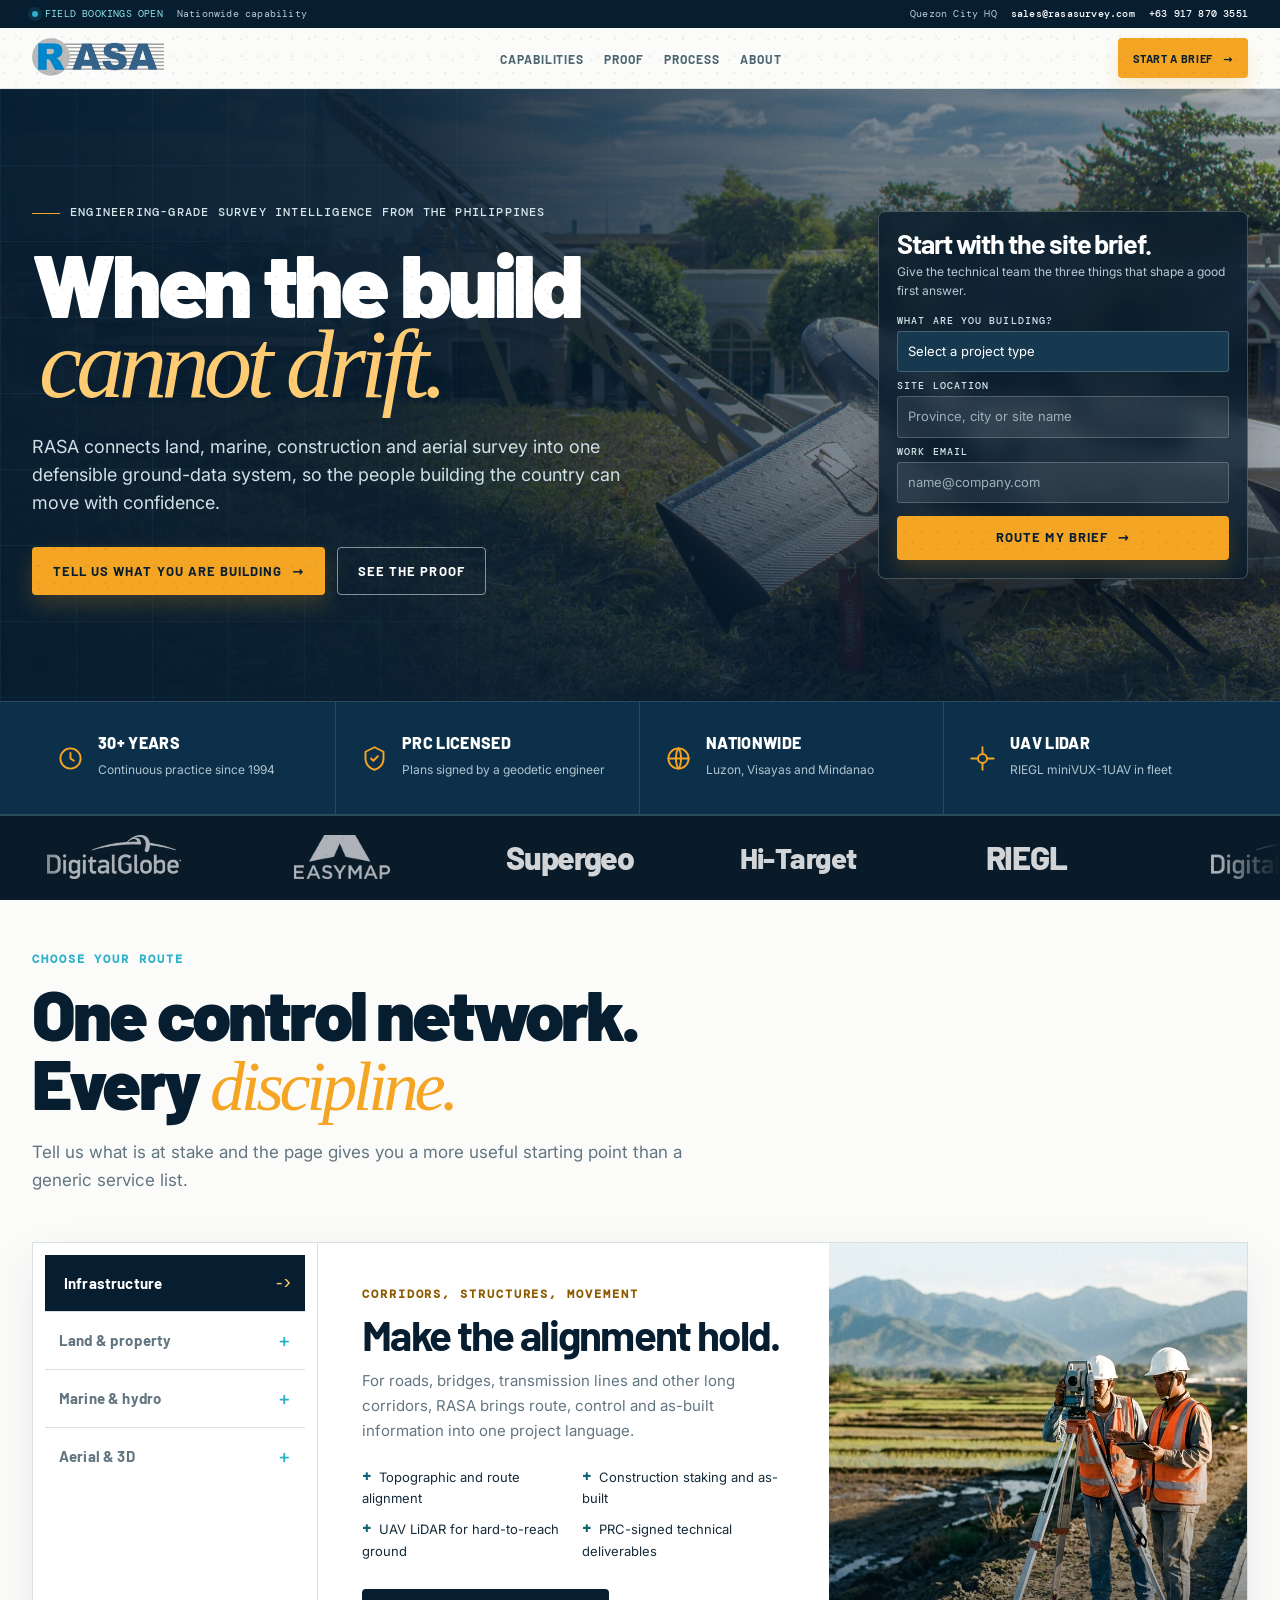
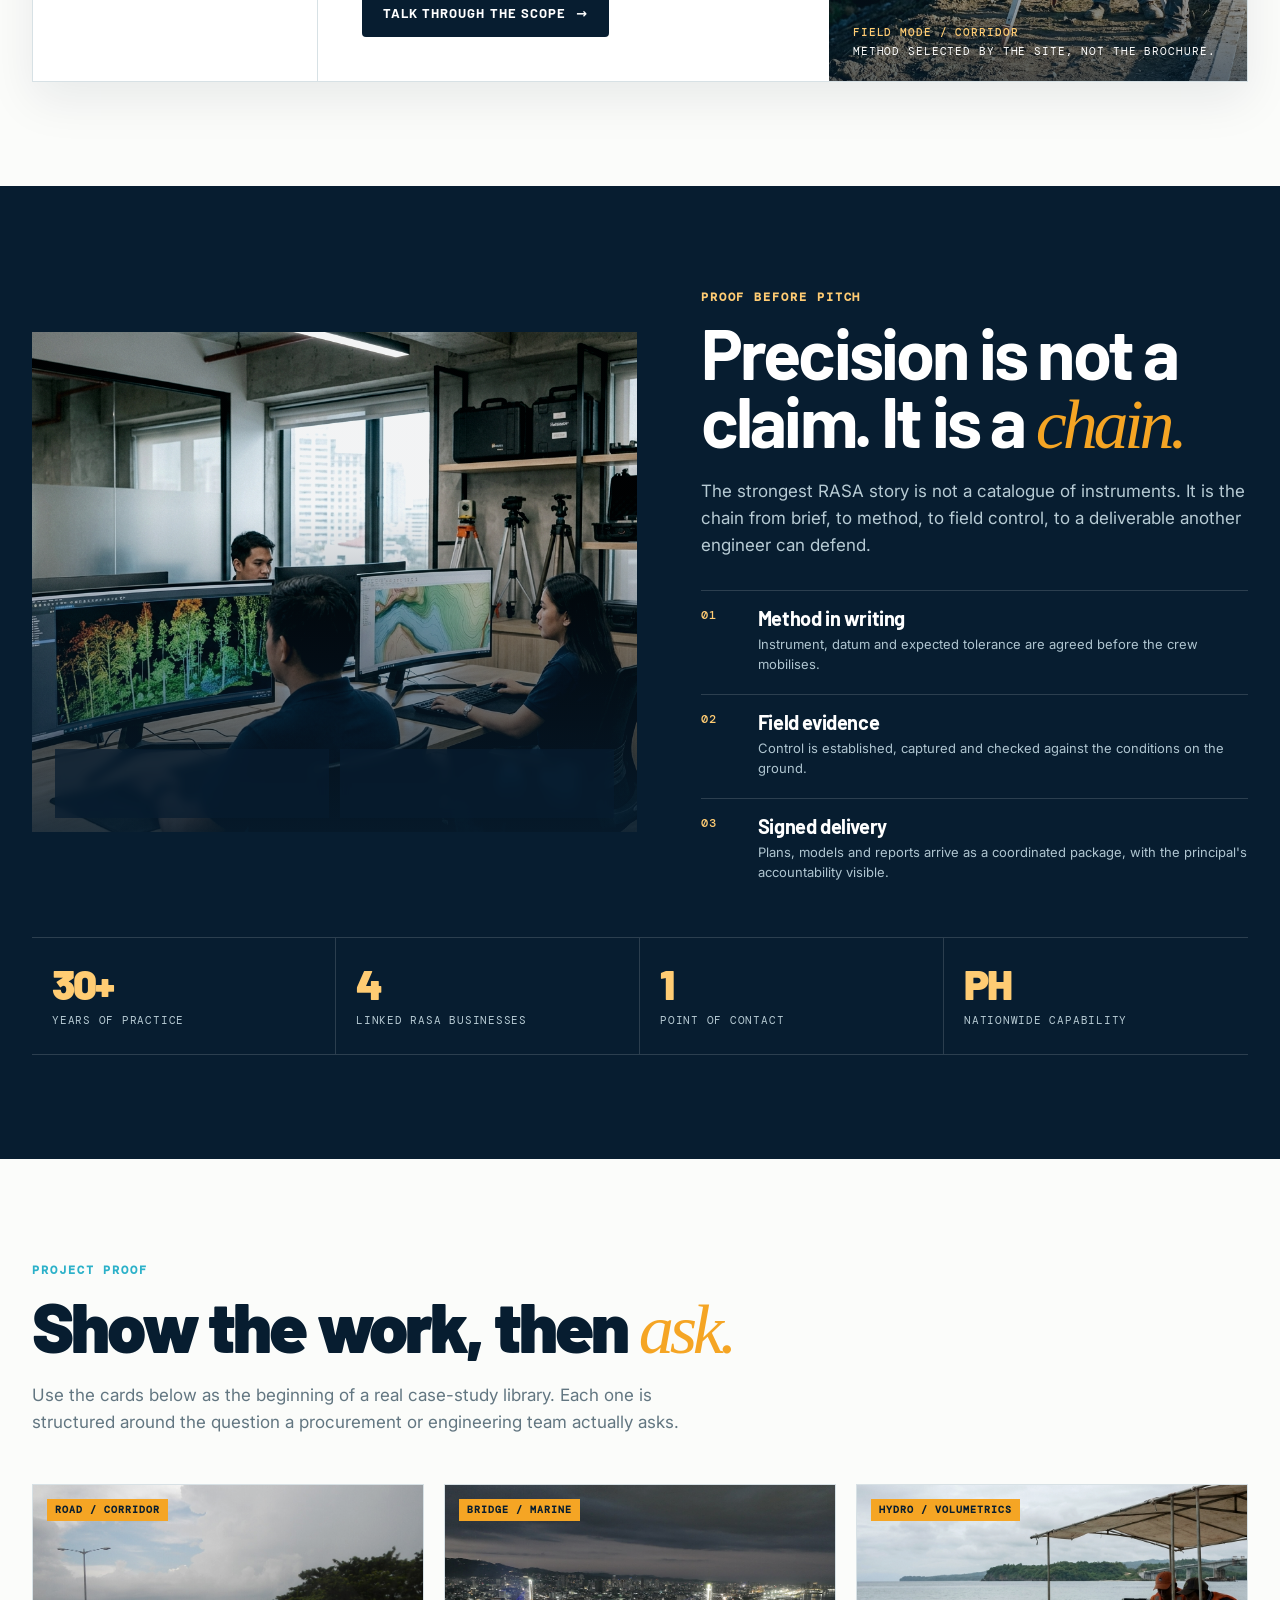
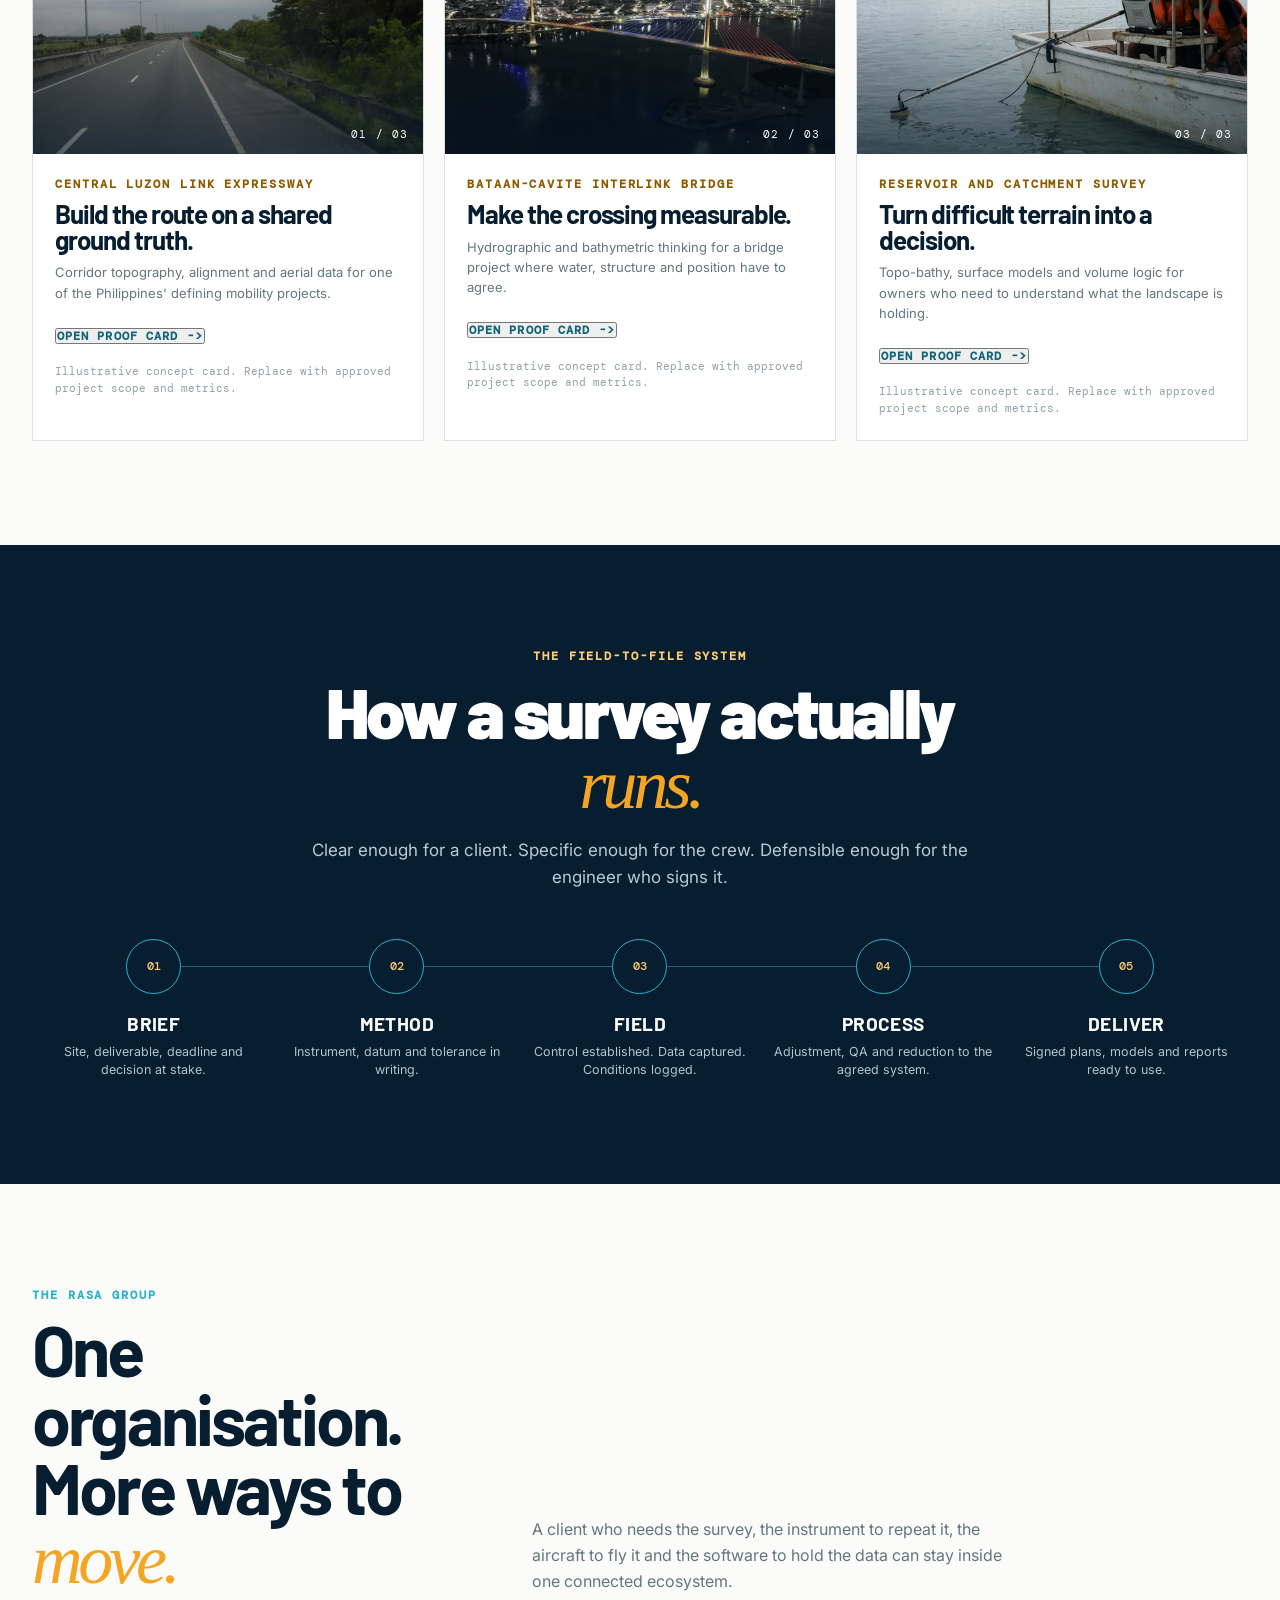
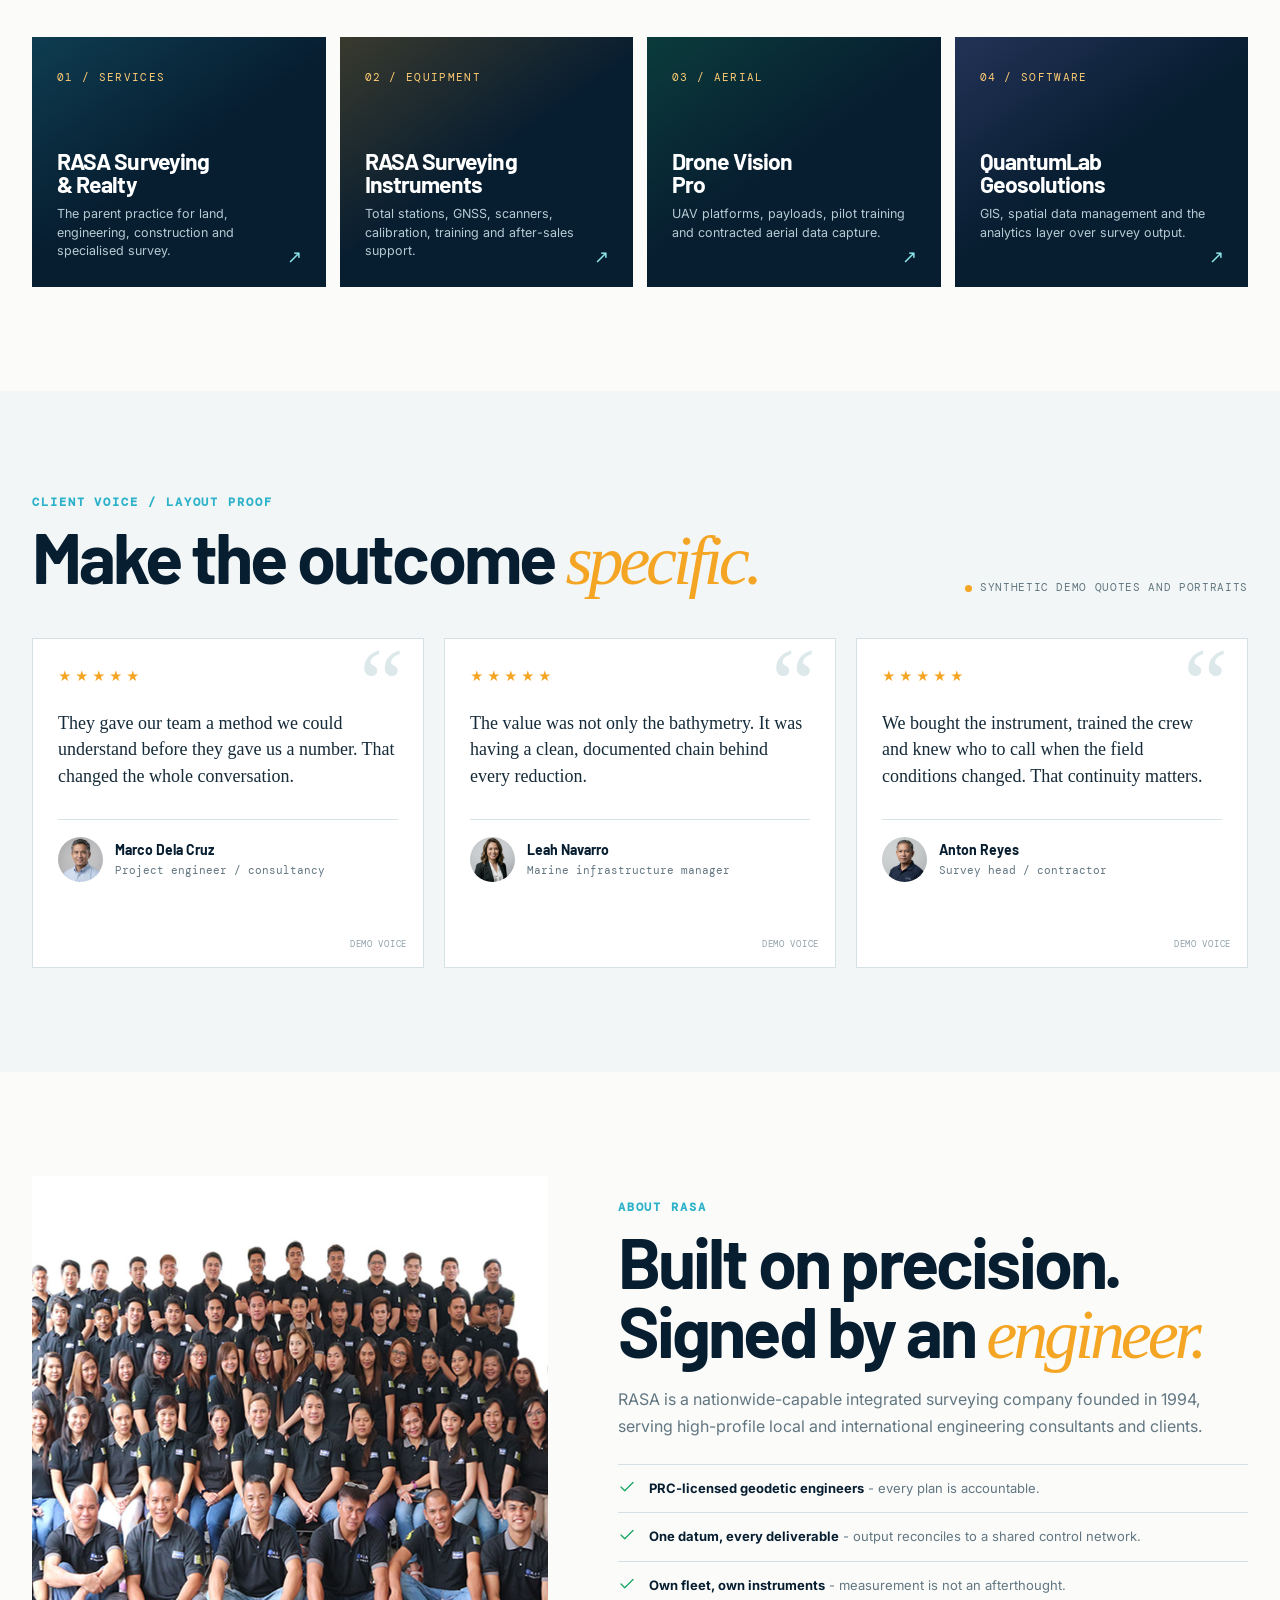
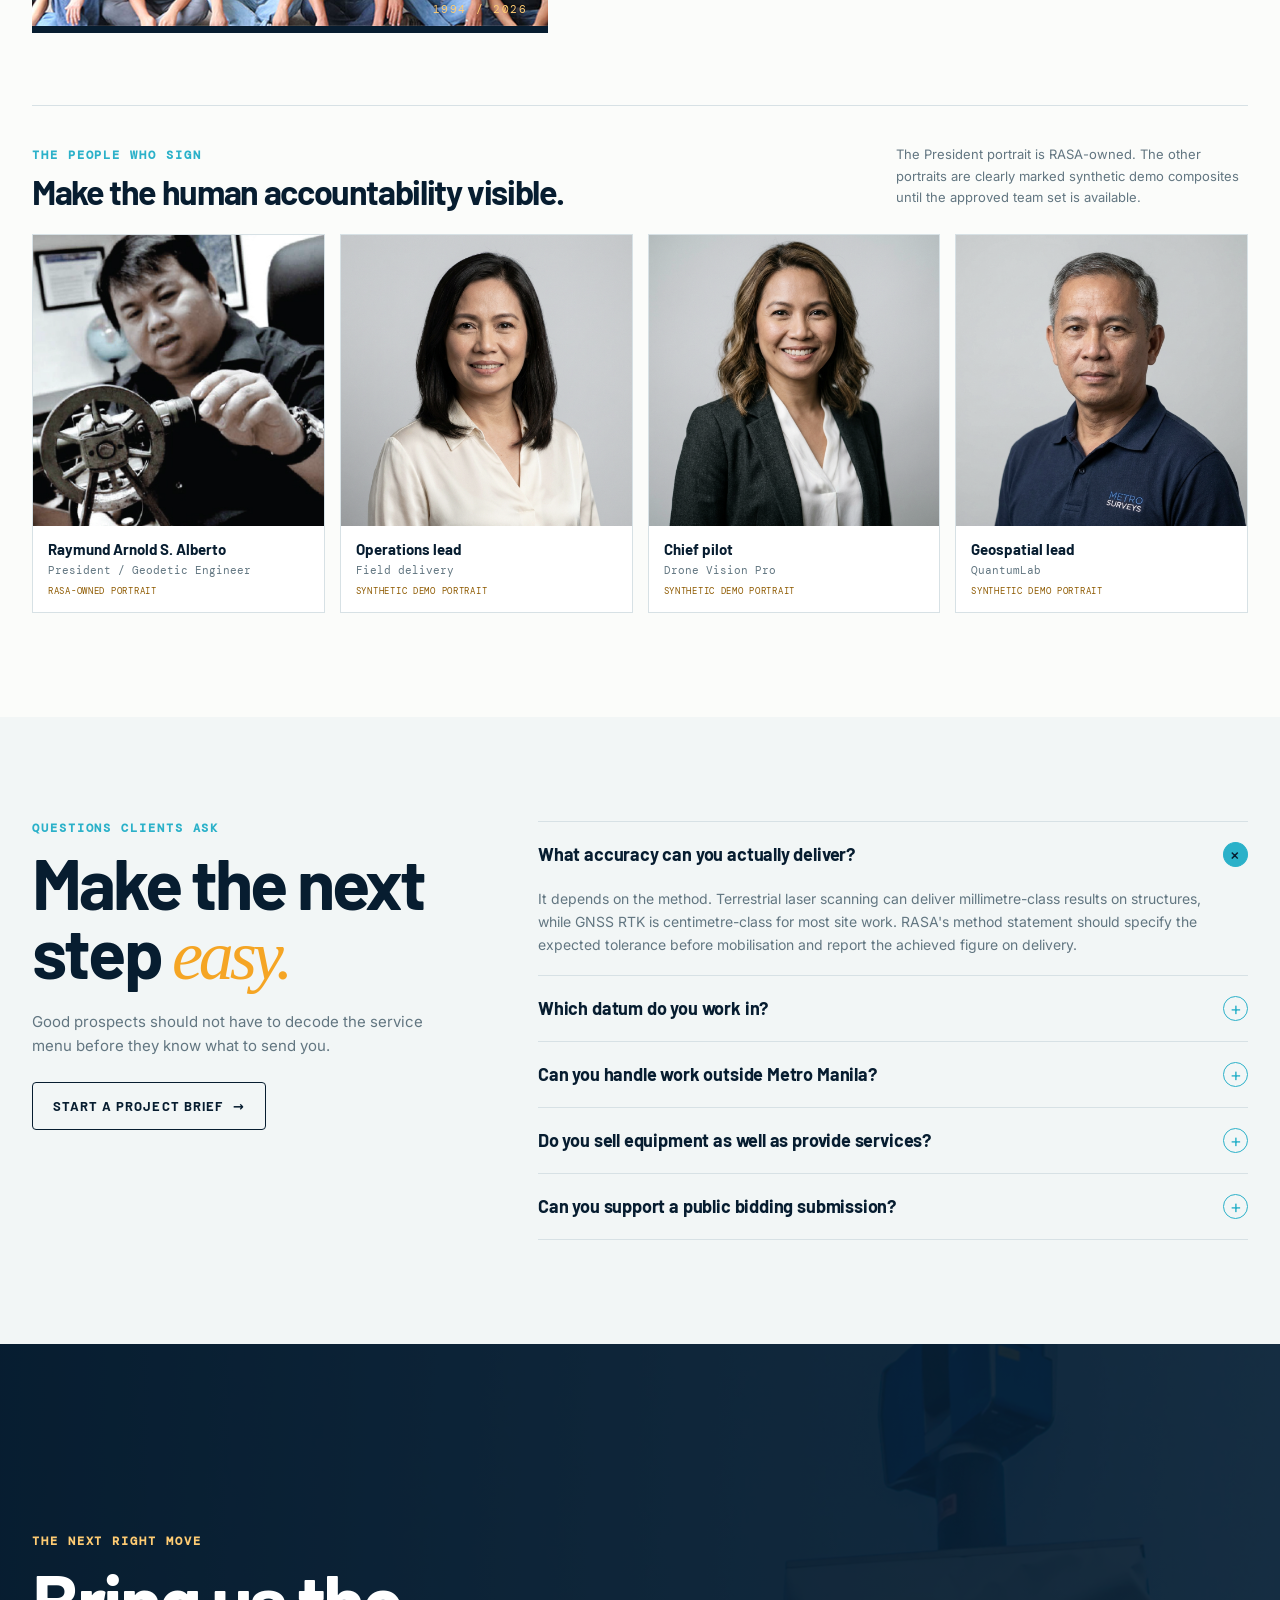
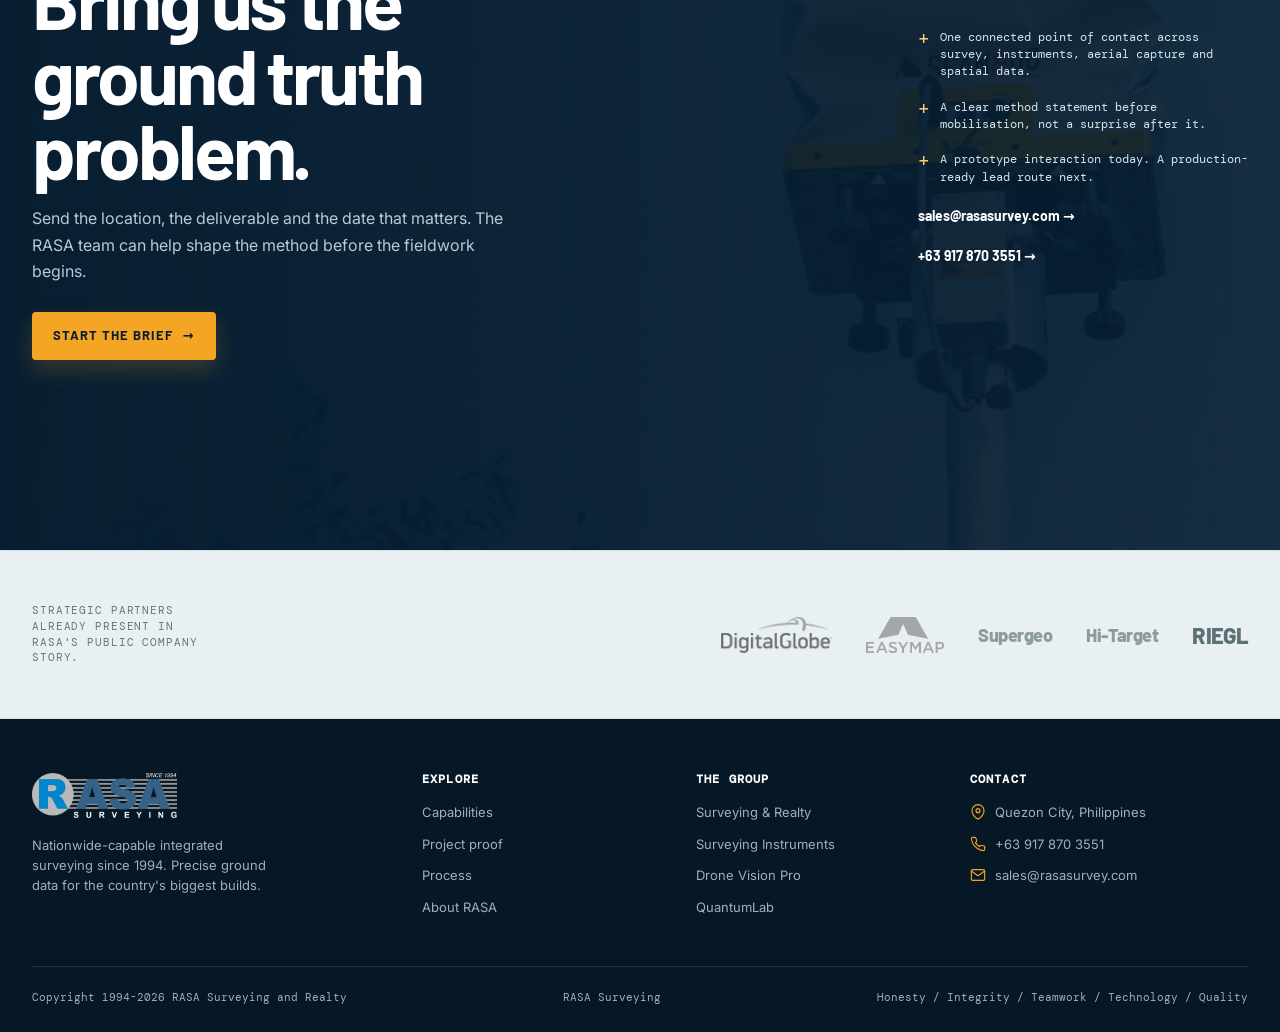
<file: concepts/06-the-standard.html>
<!DOCTYPE html>
<html lang="en">
<head>
<meta charset="utf-8">
<meta name="viewport" content="width=device-width, initial-scale=1">
<meta name="description" content="RASA Surveying and Realty. Engineering-grade survey intelligence for Philippine infrastructure, land, marine, construction and aerial projects.">
<title>RASA Surveying</title>
<link rel="icon" type="image/svg+xml" href="../assets/img/rasa-favicon.svg">
<link rel="alternate icon" type="image/png" sizes="270x270" href="../assets/img/rasa-favicon.png">
<link rel="apple-touch-icon" sizes="270x270" href="../assets/img/rasa-favicon.png">
<meta name="theme-color" content="#071D30">
<meta property="og:type" content="website">
<meta property="og:url" content="https://vaestrada.github.io/rasa-surveying/concepts/06-the-standard.html">
<meta property="og:title" content="RASA Surveying">
<meta property="og:description" content="Engineering-grade survey intelligence for the Philippines.">
<meta property="og:image" content="https://vaestrada.github.io/rasa-surveying/assets/og/rasa-surveying.png">
<meta property="og:image:type" content="image/png">
<meta property="og:image:width" content="1200">
<meta property="og:image:height" content="630">
<meta property="og:image:alt" content="RASA Surveying branded social card with survey UAV imagery, proof points, and technology partners">
<meta name="twitter:card" content="summary_large_image">
<meta name="twitter:title" content="RASA Surveying">
<meta name="twitter:description" content="Engineering-grade survey intelligence for the Philippines.">
<meta name="twitter:image" content="https://vaestrada.github.io/rasa-surveying/assets/og/rasa-surveying.png">
<link rel="preconnect" href="https://fonts.googleapis.com">
<link rel="preconnect" href="https://fonts.gstatic.com" crossorigin>
<link href="https://fonts.googleapis.com/css2?family=Barlow:wght@500;600;700;800;900&family=DM+Mono:wght@400;500&family=Inter:wght@400;500;600;700&display=swap" rel="stylesheet">
<style>
:root{
  --navy:#071D30;--navy-2:#0D304A;--navy-3:#154A6B;--teal:#2BB1C9;--teal-2:#8AE4E8;
  --amber:#F5A524;--amber-2:#FFCC73;--ink:#162B39;--muted:#627681;--muted-2:#8FA1AA;
  --line:#D7E1E5;--surface:#F2F6F6;--paper:#FBFCFA;--white:#fff;--ok:#19A463;
  --display:'Barlow',system-ui,sans-serif;--body:'Inter',system-ui,sans-serif;--mono:'DM Mono',monospace;
  --ease:cubic-bezier(.23,1,.32,1);--max:1320px;
}
*{box-sizing:border-box;margin:0;padding:0}
html{scroll-behavior:smooth;scroll-padding-top:76px}
body{background:var(--paper);color:var(--ink);font:16px/1.65 var(--body);-webkit-font-smoothing:antialiased;padding-bottom:54px}
body::before{content:"";position:fixed;inset:0;z-index:1000;pointer-events:none;opacity:.06;mix-blend-mode:multiply;background-image:radial-gradient(circle at 20% 30%,#0b1f2b 0 1px,transparent 1.5px),radial-gradient(circle at 70% 60%,#0b1f2b 0 1px,transparent 1.5px);background-size:17px 17px,23px 23px}
a{color:inherit;text-decoration:none}button,input,select,textarea{font:inherit}button{cursor:pointer}img{max-width:100%}
.wrap{width:min(var(--max),calc(100% - 64px));margin:0 auto}.eyebrow{color:var(--teal);font:700 12px/1.2 var(--mono);letter-spacing:.16em;text-transform:uppercase;margin-bottom:13px}.eyebrow.light{color:var(--amber-2)}
h1,h2,h3,h4{font-family:var(--display);line-height:.98;letter-spacing:-.04em}h1 em,h2 em{font-family:Georgia,serif;font-style:italic;font-weight:400;letter-spacing:-.06em;color:var(--amber)}
.btn{display:inline-flex;align-items:center;justify-content:center;gap:10px;min-height:48px;border:1px solid transparent;border-radius:4px;padding:13px 20px;font:700 13px/1 var(--display);letter-spacing:.08em;text-transform:uppercase;transition:background-color .2s var(--ease),border-color .2s var(--ease),color .2s var(--ease),transform .14s var(--ease),box-shadow .2s var(--ease)}
.btn:hover{transform:translateY(-2px)}.btn:active{transform:scale(.97)}.btn-primary{background:var(--amber);color:var(--navy);box-shadow:0 10px 22px rgba(245,165,36,.2)}.btn-primary:hover{background:var(--amber-2);box-shadow:0 14px 30px rgba(245,165,36,.28)}.btn-ghost{border-color:rgba(255,255,255,.5);color:#fff;background:transparent}.btn-ghost:hover{border-color:#fff;background:#fff;color:var(--navy)}.btn-dark{background:var(--navy);color:#fff}.btn-dark:hover{background:var(--navy-3)}.btn-outline{border-color:var(--navy);color:var(--navy);background:transparent}.btn-outline:hover{background:var(--navy);color:#fff}
.icon{width:20px;height:20px;display:inline-block;flex:0 0 auto}.icon svg{width:100%;height:100%;stroke:currentColor;fill:none;stroke-width:1.7;stroke-linecap:round;stroke-linejoin:round}

/* top furniture */
.util{background:var(--navy);color:#B7CBD4;font:12px/1.2 var(--mono);letter-spacing:.02em}.util .wrap{height:38px;display:flex;align-items:center;justify-content:space-between;gap:20px}.util .left,.util .right{display:flex;align-items:center;gap:18px}.util b{color:#fff;font-weight:500}.util .pulse{display:inline-flex;align-items:center;gap:7px;color:var(--teal-2)}.util .pulse::before{content:"";width:6px;height:6px;border-radius:50%;background:var(--teal);box-shadow:0 0 0 4px rgba(43,177,201,.12)}
.nav{position:sticky;top:0;z-index:80;background:rgba(251,252,250,.94);backdrop-filter:blur(14px);border-bottom:1px solid rgba(215,225,229,.88)}.nav .wrap{height:76px;display:flex;align-items:center;justify-content:space-between;gap:28px}.logo img{display:block;width:154px;height:auto}.navlinks{display:flex;align-items:center;gap:27px;list-style:none}.navlinks a{padding:6px 0;border-bottom:2px solid transparent;color:#4C6571;font:700 13px/1 var(--display);letter-spacing:.08em;text-transform:uppercase;transition:color .2s var(--ease),border-color .2s var(--ease)}.navlinks a:hover,.navlinks a.active{color:var(--navy);border-color:var(--amber)}.menu-btn{display:none;border:0;background:transparent;color:var(--navy);font-size:26px;line-height:1}.nav-cta{white-space:nowrap}

/* hero */
.hero{position:relative;isolation:isolate;min-height:670px;overflow:hidden;background:var(--navy);color:#fff}.hero-media,.hero-media::after{position:absolute;inset:0}.hero-media img{width:100%;height:100%;object-fit:cover;object-position:58% 51%;filter:saturate(.86) contrast(1.08)}.hero-media::after{content:"";background:linear-gradient(90deg,rgba(7,29,48,.98) 0%,rgba(7,29,48,.91) 31%,rgba(7,29,48,.52) 66%,rgba(7,29,48,.36) 100%),linear-gradient(0deg,rgba(7,29,48,.72),transparent 40%)}.hero-grid{position:absolute;inset:0;opacity:.18;background-image:linear-gradient(rgba(138,228,232,.3) 1px,transparent 1px),linear-gradient(90deg,rgba(138,228,232,.3) 1px,transparent 1px);background-size:76px 76px;mask-image:linear-gradient(90deg,#000,transparent 74%)}.hero .wrap{position:relative;z-index:2;min-height:670px;display:grid;grid-template-columns:minmax(0,1fr) 370px;align-items:center;gap:74px;padding-top:72px;padding-bottom:72px}.hero-copy{max-width:760px}.hero-kicker{display:inline-flex;align-items:center;gap:10px;margin-bottom:22px;color:#D5E7EB;font:500 12px/1.3 var(--mono);letter-spacing:.1em;text-transform:uppercase}.hero-kicker::before{content:"";width:28px;height:1px;background:var(--amber)}.hero h1{max-width:750px;font-size:clamp(56px,7vw,100px);font-weight:900;line-height:.88;margin-bottom:26px}.hero h1 em{display:block;margin-left:7px;font-size:1.08em;color:var(--amber-2)}.hero .lede{max-width:610px;margin-bottom:31px;color:#D0E1E6;font-size:18px;line-height:1.55}.hero-actions{display:flex;align-items:center;gap:12px;flex-wrap:wrap}.hero-meta{display:flex;flex-wrap:wrap;gap:18px;margin-top:35px;padding-top:20px;border-top:1px solid rgba(255,255,255,.18);color:#B7CBD4;font:12px/1.4 var(--mono);text-transform:uppercase;letter-spacing:.06em}.hero-meta b{display:block;margin-bottom:3px;color:#fff;font:800 17px/1 var(--display);letter-spacing:-.01em}.brief-card{align-self:end;margin-bottom:12px;border:1px solid rgba(255,255,255,.22);border-radius:7px;background:rgba(8,28,44,.78);box-shadow:0 24px 70px rgba(0,0,0,.22);backdrop-filter:blur(10px);padding:25px}.brief-card::before{content:"01 / 03";display:block;margin-bottom:25px;color:var(--amber-2);font:500 11px/1 var(--mono);letter-spacing:.14em}.brief-card h2{font-size:30px;color:#fff;margin-bottom:9px}.brief-card p{margin-bottom:20px;color:#B7CBD4;font-size:13px;line-height:1.55}.field{margin-bottom:11px}.field label{display:block;margin-bottom:6px;color:#D5E7EB;font:500 10px/1.2 var(--mono);letter-spacing:.11em;text-transform:uppercase}.field input,.field select,.field textarea{width:100%;border:1px solid rgba(255,255,255,.2);border-radius:3px;background:rgba(255,255,255,.08);color:#fff;outline:none;padding:11px 12px;font-size:13px}.field select{appearance:none;background-color:#17394f}.field input::placeholder{color:#9CB1BA}.field input:focus,.field select:focus,.field textarea:focus{border-color:var(--teal-2);box-shadow:0 0 0 3px rgba(138,228,232,.12)}.brief-card .btn{width:100%;margin-top:5px}.form-note{margin-top:13px!important;margin-bottom:0!important;color:#8FA1AA!important;font-size:11px!important}.form-success{display:none;margin-top:14px;color:var(--teal-2);font:500 12px/1.45 var(--mono)}.brief-card.sent .form-success{display:block}
.folio{position:absolute;z-index:3;right:32px;bottom:25px;color:rgba(255,255,255,.58);font:11px/1 var(--mono);letter-spacing:.14em;text-transform:uppercase}.folio::before{content:"";display:inline-block;width:42px;height:1px;margin:0 10px 4px 0;background:var(--amber)}

/* proof rail */
.rail{background:var(--navy-2);color:#fff;border-top:1px solid rgba(255,255,255,.12);border-bottom:1px solid rgba(255,255,255,.12)}.rail .wrap{display:grid;grid-template-columns:repeat(4,1fr)}.rail-item{min-height:112px;display:flex;align-items:center;gap:14px;padding:22px 25px;border-right:1px solid rgba(255,255,255,.12)}.rail-item:last-child{border-right:0}.rail-item .icon{color:var(--amber);width:27px;height:27px}.rail-item b{display:block;margin-bottom:4px;color:#fff;font:800 16px/1 var(--display);letter-spacing:.02em;text-transform:uppercase}.rail-item span{color:#AFC5D0;font-size:12px;line-height:1.35}

/* shared section */
section{padding:104px 0}.section-head{max-width:760px;margin-bottom:48px}.section-head.center{margin-right:auto;margin-left:auto;text-align:center}.section-head h2{color:var(--navy);font-size:clamp(42px,5.5vw,72px);font-weight:900}.section-head p{max-width:60ch;margin-top:18px;color:var(--muted);font-size:17px;line-height:1.6}.section-head.center p{margin-right:auto;margin-left:auto}.surface{background:var(--surface)}.dark{background:var(--navy);color:#fff}.dark h2{color:#fff}.dark .section-head p{color:#B7CBD4}

/* service selector */
.selector{display:grid;grid-template-columns:285px minmax(0,1fr);border:1px solid var(--line);background:var(--white);box-shadow:0 18px 45px rgba(7,29,48,.08)}.selector-tabs{border-right:1px solid var(--line);padding:12px}.selector-tabs button{width:100%;display:flex;align-items:center;justify-content:space-between;gap:10px;border:0;border-bottom:1px solid var(--line);background:transparent;color:var(--muted);padding:19px 14px;text-align:left;font:700 15px/1.2 var(--display);letter-spacing:.01em;transition:background .2s var(--ease),color .2s var(--ease),padding .2s var(--ease)}.selector-tabs button:last-child{border-bottom:0}.selector-tabs button::after{content:"+";color:var(--teal);font:500 19px/1 var(--body)}.selector-tabs button:hover{padding-left:19px;color:var(--navy)}.selector-tabs button.active{background:var(--navy);color:#fff;padding-left:19px}.selector-tabs button.active::after{content:"->";color:var(--amber-2);font:500 14px/1 var(--mono)}.selector-panel{display:grid;grid-template-columns:1.1fr .9fr;min-height:390px}.selector-copy{padding:44px}.selector-copy .eyebrow{color:var(--amber-2)}.selector-copy h3{color:var(--navy);font-size:42px;margin-bottom:14px}.selector-copy p{max-width:52ch;color:var(--muted);font-size:15px}.selector-copy ul{display:grid;grid-template-columns:1fr 1fr;gap:10px 18px;margin:23px 0 27px;list-style:none;color:var(--ink);font-size:13px}.selector-copy li::before{content:"+";display:inline-block;margin-right:8px;color:var(--teal);font:700 15px/1 var(--mono)}.selector-media{position:relative;min-height:390px;background:var(--navy);overflow:hidden}.selector-media img{width:100%;height:100%;object-fit:cover;filter:saturate(.82) contrast(1.08)}.selector-media::after{content:"";position:absolute;inset:0;background:linear-gradient(0deg,rgba(7,29,48,.66),transparent 55%)}.media-caption{position:absolute;z-index:2;left:24px;right:24px;bottom:22px;color:#fff;font:11px/1.4 var(--mono);letter-spacing:.08em;text-transform:uppercase}.media-caption b{display:block;margin-bottom:4px;color:var(--amber-2);font-weight:500}

/* proof */
.proof-layout{display:grid;grid-template-columns:1.05fr .95fr;gap:64px;align-items:center}.proof-visual{position:relative;min-height:500px;background:var(--navy);overflow:hidden}.proof-visual img{width:100%;height:100%;min-height:500px;object-fit:cover;filter:saturate(.8) contrast(1.1)}.proof-visual::after{content:"";position:absolute;inset:0;background:linear-gradient(180deg,rgba(7,29,48,.05) 35%,rgba(7,29,48,.88));pointer-events:none}.readout{position:absolute;z-index:2;left:23px;right:23px;bottom:22px;display:grid;grid-template-columns:1fr 1fr;gap:12px}.readout-card{border:1px solid rgba(255,255,255,.2);background:rgba(7,29,48,.72);padding:15px;color:#fff;backdrop-filter:blur(5px)}.readout-card span{display:block;color:#AFC5D0;font:10px/1.2 var(--mono);letter-spacing:.1em;text-transform:uppercase}.readout-card b{display:block;margin-top:6px;font:700 18px/1 var(--display);color:var(--amber-2)}.proof-copy h2{font-size:clamp(43px,5.5vw,70px);color:#fff;margin-bottom:18px}.proof-copy>p{color:#B7CBD4;font-size:17px;line-height:1.6}.proof-list{display:grid;gap:20px;margin-top:31px}.proof-row{display:grid;grid-template-columns:42px 1fr;gap:15px;padding-top:18px;border-top:1px solid rgba(255,255,255,.15)}.proof-no{color:var(--amber-2);font:500 12px/1 var(--mono);letter-spacing:.1em}.proof-row h3{margin-bottom:5px;color:#fff;font-size:20px;letter-spacing:-.02em}.proof-row p{color:#AFC5D0;font-size:13px;line-height:1.55}
.numbers{display:grid;grid-template-columns:repeat(4,1fr);margin-top:55px;border-top:1px solid rgba(255,255,255,.15);border-bottom:1px solid rgba(255,255,255,.15)}.number{padding:26px 20px;border-right:1px solid rgba(255,255,255,.15)}.number:last-child{border-right:0}.number b{display:block;color:var(--amber-2);font:900 42px/.95 var(--display);letter-spacing:-.05em}.number span{display:block;margin-top:9px;color:#B7CBD4;font:11px/1.4 var(--mono);letter-spacing:.07em;text-transform:uppercase}

/* project proof */
.case-grid{display:grid;grid-template-columns:repeat(3,1fr);gap:20px}.case{background:#fff;border:1px solid var(--line);transition:transform .24s var(--ease),box-shadow .24s var(--ease),border-color .24s var(--ease)}.case:hover{transform:translateY(-6px);border-color:var(--teal);box-shadow:0 20px 44px rgba(7,29,48,.13)}.case-media{position:relative;aspect-ratio:1.45;overflow:hidden;background:var(--navy)}.case-media img{width:100%;height:100%;object-fit:cover;transition:transform .5s var(--ease);filter:saturate(.9) contrast(1.04)}.case:hover .case-media img{transform:scale(1.04)}.case-media::after{content:"";position:absolute;inset:0;background:linear-gradient(0deg,rgba(7,29,48,.58),transparent 55%)}.case-tag{position:absolute;z-index:2;top:14px;left:14px;padding:6px 8px;background:var(--amber);color:var(--navy);font:700 10px/1 var(--mono);letter-spacing:.1em;text-transform:uppercase}.case-index{position:absolute;z-index:2;right:15px;bottom:14px;color:#fff;font:11px/1 var(--mono);letter-spacing:.1em}.case-body{padding:23px 22px 24px}.case-body .eyebrow{color:var(--amber-2);margin-bottom:10px}.case-body h3{font-size:26px;color:var(--navy);margin-bottom:10px}.case-body p{color:var(--muted);font-size:13px;line-height:1.55;margin-bottom:18px}.case-link{display:inline-flex;align-items:center;gap:9px;color:var(--teal-2);font:700 12px/1 var(--mono);letter-spacing:.09em;text-transform:uppercase}.case-link::after{content:"->"}.case:hover .case-link{color:var(--navy)}.case-note{margin-top:16px;color:var(--muted-2);font:11px/1.5 var(--mono)}

/* process */
.process-grid{display:grid;grid-template-columns:repeat(5,1fr);position:relative;margin-top:24px}.process-grid::before{content:"";position:absolute;top:27px;left:8%;right:8%;height:1px;background:rgba(138,228,232,.33)}.step{position:relative;z-index:1;padding:0 12px;text-align:center}.step-no{width:55px;height:55px;display:grid;place-items:center;margin:0 auto 21px;border:1px solid var(--teal);border-radius:50%;background:var(--navy);color:var(--amber-2);font:500 12px/1 var(--mono);transition:background .2s var(--ease),color .2s var(--ease),transform .2s var(--ease)}.step:hover .step-no{background:var(--amber);color:var(--navy);transform:translateY(-4px)}.step h3{margin-bottom:9px;color:#fff;font-size:19px;text-transform:uppercase;letter-spacing:.02em}.step p{color:#AFC5D0;font-size:12.5px;line-height:1.5}

/* group */
.group-intro{display:grid;grid-template-columns:.75fr 1.25fr;gap:70px;align-items:end;margin-bottom:42px}.group-intro h2{font-size:clamp(43px,5.5vw,70px);color:var(--navy)}.group-intro p{max-width:50ch;color:var(--muted);font-size:16px}.group-grid{display:grid;grid-template-columns:repeat(4,1fr);gap:14px}.group-card{position:relative;min-height:250px;overflow:hidden;padding:25px;background:var(--navy);color:#fff}.group-card::before{content:"";position:absolute;inset:0;background:linear-gradient(145deg,rgba(43,177,201,.3),transparent 50%);opacity:.7}.group-card:nth-child(2)::before{background:linear-gradient(145deg,rgba(245,165,36,.3),transparent 50%)}.group-card:nth-child(3)::before{background:linear-gradient(145deg,rgba(25,164,99,.32),transparent 50%)}.group-card:nth-child(4)::before{background:linear-gradient(145deg,rgba(138,130,230,.3),transparent 50%)}.group-card>*{position:relative;z-index:1}.group-card .num{font:11px/1 var(--mono);color:var(--amber-2);letter-spacing:.12em}.group-card h3{margin-top:62px;font-size:23px;max-width:12ch}.group-card p{margin-top:10px;color:#B7CBD4;font-size:12.5px;line-height:1.48}.group-card .arrow{position:absolute;right:24px;bottom:21px;color:var(--teal-2);font:18px/1 var(--mono)}

/* testimonials */
.testimonial-section{background:var(--surface)}.testimonial-head{display:flex;justify-content:space-between;align-items:end;gap:25px;margin-bottom:42px}.testimonial-head h2{font-size:clamp(43px,5.5vw,70px);color:var(--navy)}.demo-badge{display:inline-flex;align-items:center;gap:8px;color:var(--muted);font:11px/1.4 var(--mono);letter-spacing:.06em;text-transform:uppercase}.demo-badge::before{content:"";width:7px;height:7px;border-radius:50%;background:var(--amber)}.testimonials{display:grid;grid-template-columns:repeat(3,1fr);gap:20px}.quote{position:relative;min-height:330px;padding:27px 25px 23px;border:1px solid var(--line);background:#fff}.quote::before{content:"\201C";position:absolute;top:10px;right:19px;color:#DCE8EA;font:100px/.7 Georgia,serif}.stars{color:var(--amber);font-size:13px;letter-spacing:3px}.quote blockquote{position:relative;z-index:1;margin:23px 0 30px;color:var(--ink);font:400 18px/1.46 Georgia,serif}.quote-person{display:flex;align-items:center;gap:12px;padding-top:17px;border-top:1px solid var(--line)}.quote-person img{width:45px;height:45px;border-radius:50%;object-fit:cover;filter:saturate(.8)}.quote-person b{display:block;color:var(--navy);font:700 14px/1.2 var(--display)}.quote-person span{display:block;margin-top:4px;color:var(--muted);font:11px/1.3 var(--mono)}.quote .demo-label{position:absolute;right:16px;bottom:18px;color:var(--muted-2);font:9px/1 var(--mono);letter-spacing:.08em;text-transform:uppercase}

/* about + leadership */
.about-grid{display:grid;grid-template-columns:.9fr 1.1fr;gap:70px;align-items:center}.about-photo{position:relative;min-height:450px;background:var(--navy);overflow:hidden}.about-photo img{width:100%;height:100%;min-height:450px;object-fit:cover}.about-photo::after{content:"1994 / 2026";position:absolute;right:20px;bottom:18px;color:var(--amber-2);font:11px/1 var(--mono);letter-spacing:.15em}.about-copy h2{font-size:clamp(43px,5.5vw,70px);color:var(--navy);margin-bottom:17px}.about-copy>p{color:var(--muted);font-size:16px}.checks{display:grid;gap:0;margin-top:25px;list-style:none}.checks li{display:grid;grid-template-columns:20px 1fr;gap:11px;padding:13px 0;border-top:1px solid var(--line);color:var(--muted);font-size:13px}.checks .icon{width:18px;height:18px;color:var(--ok)}.checks b{color:var(--navy);font-weight:700}.leadership{margin-top:72px;padding-top:38px;border-top:1px solid var(--line)}.leadership-head{display:flex;justify-content:space-between;gap:20px;align-items:end;margin-bottom:26px}.leadership-head h3{font-size:34px;color:var(--navy)}.leadership-head p{max-width:44ch;color:var(--muted);font-size:13px}.team{display:grid;grid-template-columns:repeat(4,1fr);gap:15px}.member{background:#fff;border:1px solid var(--line)}.member-photo{aspect-ratio:1/1;overflow:hidden;background:var(--navy)}.member-photo img{width:100%;height:100%;object-fit:cover;filter:saturate(.8)}.member-copy{padding:14px 15px 16px}.member-copy b{display:block;color:var(--navy);font:700 15px/1.2 var(--display)}.member-copy span{display:block;margin-top:5px;color:var(--muted);font:11px/1.35 var(--mono)}.member-copy small{display:block;margin-top:9px;color:var(--amber-2);font:9px/1 var(--mono);letter-spacing:.08em;text-transform:uppercase}

/* faq */
.faq-grid{display:grid;grid-template-columns:.75fr 1.25fr;gap:80px}.faq-intro h2{color:var(--navy);font-size:clamp(43px,5.5vw,70px)}.faq-intro p{margin-top:19px;color:var(--muted);font-size:15px}.faq{border-top:1px solid var(--line)}.faq-item{border-bottom:1px solid var(--line)}.faq-item button{width:100%;display:flex;align-items:center;justify-content:space-between;gap:20px;padding:20px 0;border:0;background:transparent;color:var(--navy);text-align:left;font:700 18px/1.3 var(--display);letter-spacing:-.01em}.faq-item button span{display:grid;place-items:center;width:25px;height:25px;border:1px solid var(--teal);border-radius:50%;color:var(--teal);font:400 18px/1 var(--body);transition:transform .25s var(--ease),background .25s var(--ease),color .25s var(--ease)}.faq-item.open button span{transform:rotate(45deg);background:var(--teal);color:var(--navy)}.faq-answer{max-height:0;overflow:hidden;transition:max-height .3s var(--ease)}.faq-item.open .faq-answer{max-height:180px}.faq-answer p{padding:0 44px 19px 0;color:var(--muted);font-size:14px;line-height:1.65}

/* final CTA and footer */
.final-cta{position:relative;overflow:hidden;background:var(--navy);color:#fff}.final-cta::before{content:"";position:absolute;inset:0;opacity:.32;background:linear-gradient(90deg,rgba(7,29,48,.98),rgba(7,29,48,.72)),url('../assets/img/rasa-topographicsystems.jpg') center/cover}.final-cta .wrap{position:relative;z-index:1;display:grid;grid-template-columns:1fr .75fr;gap:80px;align-items:center;padding-top:86px;padding-bottom:86px}.final-cta h2{font-size:clamp(47px,6vw,82px);max-width:11ch}.final-cta p{max-width:50ch;margin:18px 0 27px;color:#B7CBD4;font-size:16px}.final-cta .cta-side{justify-self:end;max-width:330px}.cta-side .mini{display:flex;gap:11px;align-items:start;margin-bottom:18px;color:#D5E7EB;font:12px/1.45 var(--mono)}.cta-side .mini::before{content:"+";color:var(--amber-2);font-size:19px;line-height:1}.cta-side .contact{display:block;margin-top:20px;color:#fff;font:700 14px/1.4 var(--display)}.cta-side .contact:hover{color:var(--amber-2)}footer{background:#061725;color:#9BB2BD;padding:54px 0 26px}.footer-grid{display:grid;grid-template-columns:1.5fr 1fr 1fr 1.2fr;gap:42px;padding-bottom:38px;border-bottom:1px solid rgba(255,255,255,.12)}footer .logo img{width:145px;filter:brightness(0) invert(1);opacity:.92}footer .footer-brand p{max-width:31ch;margin-top:17px;font-size:13px;line-height:1.55}footer h4{margin-bottom:17px;color:#fff;font:700 12px/1 var(--mono);letter-spacing:.1em;text-transform:uppercase}footer ul{list-style:none}footer li{margin-bottom:10px;font-size:13px}footer a:hover{color:var(--amber-2)}.contact-row{display:flex;gap:9px;margin-bottom:10px;font-size:13px}.contact-row .icon{width:16px;height:16px;color:var(--amber);margin-top:2px}.footer-bottom{display:flex;justify-content:space-between;gap:20px;flex-wrap:wrap;padding-top:23px;font:11px/1.4 var(--mono)}

/* concept controls */
.cbar{position:fixed;left:0;right:0;bottom:0;z-index:200;height:54px;display:flex;align-items:center;justify-content:space-between;gap:18px;padding:0 19px;background:#090D10;border-top:1px solid rgba(255,255,255,.14);color:#8FA3B0;font:11px/1 var(--mono)}.cbar a,.cbar button{border:1px solid rgba(255,255,255,.18);border-radius:2px;background:transparent;color:#9CB1BA;padding:7px 10px;font:11px/1 var(--mono);letter-spacing:.08em;text-transform:uppercase;transition:color .2s var(--ease),border-color .2s var(--ease),background .2s var(--ease)}.cbar a:hover,.cbar button:hover{border-color:var(--teal);color:#fff}.cbar a.active{border-color:var(--teal);background:var(--teal);color:#061725}.cbar-left,.cbar-right{display:flex;align-items:center;gap:5px;flex-wrap:wrap}.cbar .name{margin-right:11px;color:#fff;text-transform:uppercase;letter-spacing:.08em}.cbar .tag{margin-left:8px;border:1px solid rgba(245,165,36,.5);padding:5px 8px;color:var(--amber-2);font-size:9px;letter-spacing:.16em}.modal{position:fixed;inset:0;z-index:300;display:none;place-items:center;padding:20px;background:rgba(3,13,22,.76);backdrop-filter:blur(9px)}.modal.show{display:grid}.modal-card{position:relative;width:min(700px,100%);max-height:90vh;overflow:auto;background:var(--paper);padding:36px}.modal-close{position:absolute;right:17px;top:15px;border:0;background:transparent;color:var(--muted);font-size:25px}.modal-card .eyebrow{color:var(--amber-2)}.modal-card h2{margin-bottom:13px;color:var(--navy);font-size:45px}.modal-card p{color:var(--muted);font-size:15px}.modal-facts{display:grid;grid-template-columns:repeat(3,1fr);gap:10px;margin:24px 0}.modal-facts div{padding:13px;background:var(--surface);border:1px solid var(--line)}.modal-facts span{display:block;color:var(--muted);font:10px/1.2 var(--mono);text-transform:uppercase}.modal-facts b{display:block;margin-top:5px;color:var(--navy);font:700 14px/1.2 var(--display)}
body.show-ph .stand-in,body.show-ph .synthetic{outline:3px dashed var(--amber);outline-offset:-3px;filter:saturate(.45)}body.show-ph .demo-badge,body.show-ph .demo-label{color:var(--amber)}

@media(max-width:1080px){.hero .wrap{grid-template-columns:minmax(0,1fr) 320px;gap:34px}.navlinks{gap:18px}.selector-panel{grid-template-columns:1fr .85fr}.proof-layout{gap:38px}.group-grid{grid-template-columns:repeat(2,1fr)}.footer-grid{grid-template-columns:1.3fr 1fr 1fr}}
@media(max-width:860px){.util .right{display:none}.navlinks{display:none}.menu-btn{display:block}.nav .wrap{height:68px}.navlinks.open{position:absolute;display:flex;top:68px;left:0;right:0;align-items:stretch;flex-direction:column;gap:0;padding:10px 32px 16px;background:var(--paper);border-bottom:1px solid var(--line);box-shadow:0 18px 30px rgba(7,29,48,.1)}.navlinks.open a{padding:13px 0}.hero .wrap{grid-template-columns:1fr;min-height:auto;padding-top:95px;padding-bottom:75px}.brief-card{align-self:start;width:min(100%,490px)}.hero{min-height:auto}.hero h1{max-width:670px}.rail .wrap{grid-template-columns:repeat(2,1fr)}.rail-item:nth-child(2){border-right:0}.rail-item:nth-child(-n+2){border-bottom:1px solid rgba(255,255,255,.12)}section{padding:80px 0}.selector{grid-template-columns:1fr}.selector-tabs{display:grid;grid-template-columns:repeat(2,1fr);border-right:0;border-bottom:1px solid var(--line)}.selector-tabs button{border-right:1px solid var(--line);padding:15px 12px;font-size:13px}.selector-tabs button:nth-child(2n){border-right:0}.selector-tabs button:nth-last-child(-n+2){border-bottom:0}.selector-panel{grid-template-columns:1fr}.selector-media{min-height:270px;order:-1}.selector-copy{padding:34px}.proof-layout,.about-grid,.faq-grid,.group-intro{grid-template-columns:1fr}.group-intro{gap:28px}.proof-visual,.proof-visual img{min-height:360px}.numbers{margin-top:35px}.case-grid{grid-template-columns:1fr 1fr}.process-grid{grid-template-columns:repeat(3,1fr);gap:35px 10px}.process-grid::before{display:none}.testimonial-head,.leadership-head{align-items:start;flex-direction:column}.testimonials{grid-template-columns:1fr 1fr}.team{grid-template-columns:repeat(2,1fr)}.final-cta .wrap{grid-template-columns:1fr;gap:30px}.final-cta .cta-side{justify-self:start}.footer-grid{grid-template-columns:1fr 1fr}}
@media(max-width:560px){body{font-size:15px}.wrap{width:min(var(--max),calc(100% - 36px))}.util .left{font-size:10px}.nav .wrap{width:calc(100% - 36px)}.logo img{width:135px}.hero .wrap{padding-top:70px}.hero h1{font-size:clamp(49px,15vw,72px)}.hero .lede{font-size:16px}.hero-actions .btn{width:100%}.hero-meta{gap:12px 18px}.brief-card{padding:21px}.rail .wrap,.case-grid,.testimonials,.group-grid,.numbers{grid-template-columns:1fr}.rail-item{border-right:0!important;border-bottom:1px solid rgba(255,255,255,.12)}.rail-item:last-child{border-bottom:0}.section-head h2,.proof-copy h2,.about-copy h2,.faq-intro h2,.testimonial-head h2{font-size:48px}.selector-tabs{grid-template-columns:1fr}.selector-tabs button{border-right:0!important;border-bottom:1px solid var(--line)!important}.selector-tabs button:last-child{border-bottom:0!important}.selector-copy{padding:27px 22px}.selector-copy h3{font-size:37px}.selector-copy ul{grid-template-columns:1fr}.proof-visual,.proof-visual img{min-height:280px}.readout{grid-template-columns:1fr 1fr;left:12px;right:12px;bottom:12px}.readout-card{padding:11px}.readout-card b{font-size:15px}.number{border-right:0;border-bottom:1px solid rgba(255,255,255,.15);padding:23px 18px}.number:last-child{border-bottom:0}.process-grid{grid-template-columns:1fr 1fr}.step{padding:0 4px}.step h3{font-size:16px}.about-photo,.about-photo img{min-height:280px}.team{grid-template-columns:1fr 1fr}.faq-item button{font-size:16px}.final-cta .wrap{padding-top:65px;padding-bottom:65px}.final-cta h2{font-size:55px}.footer-grid{grid-template-columns:1fr}.footer-bottom{flex-direction:column}.cbar{height:auto;min-height:54px;padding:8px 12px}.cbar .name,.cbar .tag{display:none}.cbar-left,.cbar-right{gap:4px}.cbar a,.cbar button{padding:6px 7px;font-size:9px}.modal-card{padding:28px 22px}.modal-card h2{font-size:38px}.modal-facts{grid-template-columns:1fr}.folio{right:18px}}
/* Light-surface contrast and proof-strip finish */
:root{--amber-ink:#8E5A00;--teal-ink:#146477}
.selector-copy .eyebrow,.case-body .eyebrow,.modal-card .eyebrow{color:var(--amber-ink)}
.selector-copy li::before{color:var(--teal-ink)}
.case-link{color:var(--teal-ink)}
.member-copy small{color:var(--amber-ink)}
.partner-strip{padding:52px 0;background:#E8F0F1;border-top:1px solid var(--line);border-bottom:1px solid var(--line)}
.partner-strip .wrap{display:flex;align-items:center;justify-content:space-between;gap:28px}
.partner-strip p{max-width:26ch;color:var(--muted);font:11px/1.45 var(--mono);letter-spacing:.08em;text-transform:uppercase}
.partner-logos{display:flex;align-items:center;justify-content:flex-end;gap:34px;flex-wrap:wrap}
.partner-logos img{max-width:128px;max-height:36px;width:auto;height:auto;opacity:.66;filter:grayscale(1)}
.partner-logos .riegl{color:#5E7078;font:800 22px/1 var(--display);letter-spacing:-.03em}
.partner-logos .partner-wordmark{color:#5E7078;font:800 18px/1 var(--display);letter-spacing:-.03em;opacity:.66;white-space:nowrap}
@media(max-width:860px){.partner-strip .wrap{align-items:flex-start;flex-direction:column}.partner-logos{justify-content:flex-start;gap:20px}}
/* Hero partner logo marquee */
 .hero{--partner-rail-reserve:0px;min-height:560px}
.hero-media{z-index:0}
.hero-grid{z-index:1}
 .hero > .wrap{min-height:560px;padding:32px 0;gap:48px}
 .hero .folio{bottom:32px}
 .hero-partners{position:relative;right:auto;bottom:auto;left:auto;z-index:4;padding:14px 0 16px;background:rgba(5,22,36,.98);border-top:1px solid rgba(138,228,232,.26)}
.hero-partners-window{width:100%;overflow:hidden;mask-image:linear-gradient(90deg,transparent,#000 5%,#000 95%,transparent);-webkit-mask-image:linear-gradient(90deg,transparent,#000 5%,#000 95%,transparent)}
.hero-partner-track{display:flex;width:max-content;animation:hero-partner-marquee 40s linear infinite;will-change:transform;transform:translateZ(0)}
 .hero-partner-set{display:flex;align-items:center;gap:48px;padding:0 48px 0 24px;flex:0 0 auto;justify-content:flex-start}
 .hero-partner-mark{display:flex;align-items:center;justify-content:center;min-width:180px;flex:0 0 180px;height:54px;opacity:.82;transition:opacity .2s var(--ease)}
.hero-partner-mark:hover{opacity:1}
 .hero-partner-mark img{display:block;width:auto;height:44px;max-width:210px;max-height:44px;object-fit:contain;filter:grayscale(1) brightness(0) invert(1);opacity:.82}
 .hero-partner-mark.wordmark{color:#fff;font:800 32px/1 var(--display);letter-spacing:-.04em;white-space:nowrap}
 .hero-partner-mark.hitarget-wordmark{font-size:29px;letter-spacing:-.02em}
 .hero-partner-mark.riegl{color:#fff;font:800 33px/1 var(--display);letter-spacing:-.04em}
.hero-partners:hover .hero-partner-track{animation-play-state:paused}
@keyframes hero-partner-marquee{from{transform:translateX(-33.333333%)}to{transform:translateX(0)}}
@media(max-width:860px){.hero{min-height:auto;--partner-rail-reserve:56px}.hero > .wrap{min-height:auto;padding:95px 0 var(--partner-rail-reserve)}.hero-partners{padding:8px 0 10px}.hero-partner-track{animation-duration:32s}.hero-partner-set{gap:28px;padding:0 24px 0 18px}.hero-partner-mark{min-width:118px;flex-basis:118px;height:28px}.hero-partner-mark img{height:30px;max-width:122px;max-height:30px}.hero-partner-mark.wordmark{font-size:21px}.hero-partner-mark.hitarget-wordmark{font-size:18px}.hero-partner-mark.riegl{font-size:20px}}
@media(max-width:560px){.hero{--partner-rail-reserve:52px}.hero > .wrap{padding:70px 0 var(--partner-rail-reserve)}.hero .folio{bottom:52px}}
@media(prefers-reduced-motion:reduce){.hero-partner-track{width:100%;animation:none}.hero-partner-set[aria-hidden="true"]{display:none}.hero-partner-set{width:100%;min-width:100%;flex-basis:100%;flex-wrap:wrap;justify-content:center;gap:16px;padding:0 18px}}
@media(prefers-reduced-motion:reduce) and (max-width:560px){.hero{--partner-rail-reserve:96px}}
 @media(min-width:861px){.brief-card{align-self:center;justify-self:end;padding:18px;margin-bottom:0}.brief-card::before{margin-bottom:16px}.brief-card h2{font-size:27px;margin-bottom:7px}.brief-card p{margin-bottom:14px;font-size:12px}.field{margin-bottom:8px}.field label{margin-bottom:4px}.field input,.field select,.field textarea{padding:9px 10px}.brief-card .btn{min-height:44px;padding:11px 14px}.form-note{margin-top:9px!important}}
@media(max-width:860px){.hero-copy{min-width:0}.nav-cta{min-height:42px;padding:11px 14px;font-size:11px;letter-spacing:.06em}}
@media(max-width:560px){.nav .wrap{gap:10px}.logo img{width:115px}.menu-btn{font-size:24px}.nav-cta{min-height:38px;padding:9px 10px;font-size:9px;letter-spacing:.05em}}
 /* Compact desktop chrome keeps the hero, proof rail and partner marquee in the same first view. */
.util{font-size:10px}.util .wrap{height:28px}.util .left,.util .right{gap:14px}
.nav .wrap{height:60px;gap:18px}.logo img{width:132px}.navlinks{gap:20px}.navlinks a{font-size:12px}.nav-cta{min-height:40px;padding:10px 14px;font-size:11px;letter-spacing:.06em}
.brief-card::before{display:none}
#brief{scroll-margin-top:76px}
#capabilities{padding-top:52px}
@media(max-width:860px){.nav .wrap{height:58px}.navlinks.open{top:58px}}
@media(max-width:860px){#capabilities{padding-top:64px}}

/* Final hero framing: the opening view is composed, while the full site remains available below. */
body{padding-bottom:0;background:var(--paper)}
.cbar{display:none}
footer .logo img{filter:none;opacity:1}
.nav{position:sticky;top:0;z-index:120}
.nav{transition:transform .24s var(--ease),box-shadow .2s var(--ease)}
.nav.is-scrolled{box-shadow:0 10px 28px rgba(7,29,48,.14)}
.nav.is-footer{transform:translateY(-100%);box-shadow:none}
.back-top{position:fixed;right:24px;bottom:24px;z-index:150;display:inline-flex;align-items:center;gap:9px;min-height:44px;padding:12px 14px;border:1px solid rgba(7,29,48,.16);border-radius:4px;background:var(--amber);color:var(--navy);font:700 11px/1 var(--display);letter-spacing:.08em;text-transform:uppercase;box-shadow:0 10px 24px rgba(7,29,48,.2);opacity:0;visibility:hidden;pointer-events:none;transform:translateY(8px);transition:opacity .2s var(--ease),transform .2s var(--ease),visibility .2s var(--ease)}
.back-top.is-visible{opacity:1;visibility:visible;pointer-events:auto;transform:none}
.back-top:hover{background:var(--amber-2);transform:translateY(-2px)}
@media(min-width:861px){
  html,body{height:auto;overflow:auto}
  .nav .wrap{justify-content:space-between}
  .hero,.hero > .wrap{height:calc(100vh - 288px);min-height:calc(100vh - 288px)}
 }
@media(max-width:860px){.back-top{right:16px;bottom:16px;min-height:42px;padding:11px 12px}}
@media(prefers-reduced-motion:reduce){.back-top{transition:none}}
</style>
<link rel="stylesheet" href="../assets/polish.css">
</head>
<body>

<div class="util"><div class="wrap"><div class="left"><span class="pulse">FIELD BOOKINGS OPEN</span><span>Nationwide capability</span></div><div class="right"><span>Quezon City HQ</span><span><b>sales@rasasurvey.com</b></span><span><b>+63 917 870 3551</b></span></div></div></div>

<nav class="nav" aria-label="Primary navigation"><div class="wrap">
  <a class="logo" href="#top" aria-label="RASA Surveying and Realty home"><img src="../assets/img/rasa-logo.png" alt="RASA Surveying and Realty"></a>
  <button class="menu-btn" aria-label="Open navigation" aria-expanded="false">&#9776;</button>
  <ul class="navlinks">
    <li><a href="#capabilities">Capabilities</a></li><li><a href="#proof">Proof</a></li><li><a href="#process">Process</a></li><li><a href="#about">About</a></li>
  </ul>
  <a class="btn btn-primary nav-cta" href="#top">Start a brief <span aria-hidden="true">&#8594;</span></a>
</div></nav>

<header class="hero" id="top">
  <div class="hero-media"><img src="../assets/img/rasa-uavdrone-1.jpg" alt="RASA fixed-wing survey UAV on a launch catapult with the Manila skyline behind"></div><div class="hero-grid"></div>
  <div class="wrap">
    <div class="hero-copy">
      <div class="hero-kicker">Engineering-grade survey intelligence from the Philippines</div>
      <h1>When the build <em>cannot drift.</em></h1>
      <p class="lede">RASA connects land, marine, construction and aerial survey into one defensible ground-data system, so the people building the country can move with confidence.</p>
      <div class="hero-actions"><a class="btn btn-primary" href="#brief">Tell us what you are building <span aria-hidden="true">&#8594;</span></a><a class="btn btn-ghost" href="#proof">See the proof</a></div>
    </div>
    <aside class="brief-card" id="brief" aria-labelledby="brief-title">
      <h2 id="brief-title">Start with the site brief.</h2>
      <p>Give the technical team the three things that shape a good first answer.</p>
      <form id="brief-form">
        <div class="field"><label for="project-type">What are you building?</label><select id="project-type" required><option value="">Select a project type</option><option>Road, bridge or corridor</option><option>Land development or boundary</option><option>Port, dam or marine work</option><option>Construction or as-built</option><option>UAV LiDAR or 3D mapping</option></select></div>
        <div class="field"><label for="site-location">Site location</label><input id="site-location" type="text" placeholder="Province, city or site name" required></div>
        <div class="field"><label for="email">Work email</label><input id="email" type="email" placeholder="name@company.com" required></div>
        <button class="btn btn-primary" type="submit">Route my brief <span aria-hidden="true">&#8594;</span></button>
        <p class="form-success">Brief staged. In production, this is where the RASA team response would begin.</p>
      </form>
    </aside>
  </div>
</header>

<div class="rail"><div class="wrap">
  <div class="rail-item"><span class="icon"><svg viewBox="0 0 24 24"><circle cx="12" cy="12" r="9"></circle><path d="M12 7v5l3 2"></path></svg></span><div><b>30+ years</b><span>Continuous practice since 1994</span></div></div>
  <div class="rail-item"><span class="icon"><svg viewBox="0 0 24 24"><path d="M12 2l8 4v6c0 5-3.5 8.5-8 10-4.5-1.5-8-5-8-10V6z"></path><path d="M9 12l2 2 4-4"></path></svg></span><div><b>PRC licensed</b><span>Plans signed by a geodetic engineer</span></div></div>
  <div class="rail-item"><span class="icon"><svg viewBox="0 0 24 24"><circle cx="12" cy="12" r="9"></circle><path d="M3 12h18M12 3c3 3.5 3 14.5 0 18M12 3c-3 3.5-3 14.5 0 18"></path></svg></span><div><b>Nationwide</b><span>Luzon, Visayas and Mindanao</span></div></div>
  <div class="rail-item"><span class="icon"><svg viewBox="0 0 24 24"><path d="M12 2v6M12 16v6M2 12h6M16 12h6"></path><circle cx="12" cy="12" r="4"></circle></svg></span><div><b>UAV LiDAR</b><span>RIEGL miniVUX-1UAV in fleet</span></div></div>
 </div></div>

<div class="hero-partners" role="region" aria-roledescription="marquee" aria-label="Partner logos">
  <div class="hero-partners-window">
    <div class="hero-partner-track" id="hero-partner-track">
      <div class="hero-partner-set">
        <span class="hero-partner-mark"><img src="../assets/img/rasa-DigitalGlobe.png" alt="DigitalGlobe"></span>
        <span class="hero-partner-mark"><img src="../assets/img/rasa-easymap-uav-logo.png" alt="Easymap UAV"></span>
        <span class="hero-partner-mark wordmark" aria-label="Supergeo">Supergeo</span>
        <span class="hero-partner-mark wordmark hitarget-wordmark" aria-label="Hi-Target">Hi-Target</span>
        <span class="hero-partner-mark riegl" aria-label="RIEGL">RIEGL</span>
      </div>
      <div class="hero-partner-set" aria-hidden="true">
        <span class="hero-partner-mark"><img src="../assets/img/rasa-DigitalGlobe.png" alt=""></span>
        <span class="hero-partner-mark"><img src="../assets/img/rasa-easymap-uav-logo.png" alt=""></span>
        <span class="hero-partner-mark wordmark" aria-hidden="true">Supergeo</span>
        <span class="hero-partner-mark wordmark hitarget-wordmark" aria-hidden="true">Hi-Target</span>
        <span class="hero-partner-mark riegl" aria-hidden="true">RIEGL</span>
      </div>
      <div class="hero-partner-set" aria-hidden="true">
        <span class="hero-partner-mark"><img src="../assets/img/rasa-DigitalGlobe.png" alt=""></span>
        <span class="hero-partner-mark"><img src="../assets/img/rasa-easymap-uav-logo.png" alt=""></span>
        <span class="hero-partner-mark wordmark" aria-hidden="true">Supergeo</span>
        <span class="hero-partner-mark wordmark hitarget-wordmark" aria-hidden="true">Hi-Target</span>
        <span class="hero-partner-mark riegl" aria-hidden="true">RIEGL</span>
      </div>
    </div>
  </div>
</div>

<main>
<section id="capabilities"><div class="wrap">
  <div class="section-head"><div class="eyebrow">Choose your route</div><h2>One control network. Every <em>discipline.</em></h2><p>Tell us what is at stake and the page gives you a more useful starting point than a generic service list.</p></div>
  <div class="selector">
    <div class="selector-tabs" role="tablist" aria-label="Project type selector">
      <button class="active" type="button" role="tab" aria-selected="true" data-service="infra">Infrastructure</button><button type="button" role="tab" aria-selected="false" data-service="land">Land &amp; property</button><button type="button" role="tab" aria-selected="false" data-service="marine">Marine &amp; hydro</button><button type="button" role="tab" aria-selected="false" data-service="aerial">Aerial &amp; 3D</button>
    </div>
    <div class="selector-panel">
      <div class="selector-copy"><div class="eyebrow" id="service-kicker">Corridors, structures, movement</div><h3 id="service-title">Make the alignment hold.</h3><p id="service-description">For roads, bridges, transmission lines and other long corridors, RASA brings route, control and as-built information into one project language.</p><ul id="service-list"><li>Topographic and route alignment</li><li>Construction staking and as-built</li><li>UAV LiDAR for hard-to-reach ground</li><li>PRC-signed technical deliverables</li></ul><a class="btn btn-dark" href="#brief">Talk through the scope <span aria-hidden="true">&#8594;</span></a></div>
      <div class="selector-media"><img id="service-image" src="../assets/img/gen-crew-road.jpg" alt="Survey crew working along a road corridor"><div class="media-caption"><b id="service-caption">Field mode / corridor</b><span>Method selected by the site, not the brochure.</span></div></div>
    </div>
  </div>
</div></section>

<section id="proof" class="dark"><div class="wrap">
  <div class="proof-layout">
    <div class="proof-visual"><img src="../assets/img/gen-office.jpg" alt="Surveying team reviewing a point cloud and terrain model in the office"><div class="readout"><div class="readout-card"><span>Control status</span><b>ADJUSTED</b></div><div class="readout-card"><span>Delivery logic</span><b>ONE DATUM</b></div></div></div>
    <div class="proof-copy"><div class="eyebrow light">Proof before pitch</div><h2>Precision is not a claim. It is a <em>chain.</em></h2><p>The strongest RASA story is not a catalogue of instruments. It is the chain from brief, to method, to field control, to a deliverable another engineer can defend.</p><div class="proof-list"><div class="proof-row"><div class="proof-no">01</div><div><h3>Method in writing</h3><p>Instrument, datum and expected tolerance are agreed before the crew mobilises.</p></div></div><div class="proof-row"><div class="proof-no">02</div><div><h3>Field evidence</h3><p>Control is established, captured and checked against the conditions on the ground.</p></div></div><div class="proof-row"><div class="proof-no">03</div><div><h3>Signed delivery</h3><p>Plans, models and reports arrive as a coordinated package, with the principal's accountability visible.</p></div></div></div></div>
  </div>
  <div class="numbers"><div class="number"><b>30+</b><span>years of practice</span></div><div class="number"><b>4</b><span>linked RASA businesses</span></div><div class="number"><b>1</b><span>point of contact</span></div><div class="number"><b>PH</b><span>nationwide capability</span></div></div>
</div></section>

<section id="projects"><div class="wrap">
  <div class="section-head"><div class="eyebrow">Project proof</div><h2>Show the work, then <em>ask.</em></h2><p>Use the cards below as the beginning of a real case-study library. Each one is structured around the question a procurement or engineering team actually asks.</p></div>
  <div class="case-grid">
    <article class="case"><div class="case-media"><img class="stand-in" src="../assets/img/wc-cllex-01.jpg" alt="Central Luzon Link Expressway corridor"><span class="case-tag">Road / corridor</span><span class="case-index">01 / 03</span></div><div class="case-body"><div class="eyebrow">Central Luzon Link Expressway</div><h3>Build the route on a shared ground truth.</h3><p>Corridor topography, alignment and aerial data for one of the Philippines' defining mobility projects.</p><button class="case-link" type="button" data-case="cllex">Open proof card</button><div class="case-note">Illustrative concept card. Replace with approved project scope and metrics.</div></div></article>
    <article class="case"><div class="case-media"><img class="stand-in" src="../assets/img/wc-bridge-cclex.jpg" alt="Cable-stayed bridge at dusk over water"><span class="case-tag">Bridge / marine</span><span class="case-index">02 / 03</span></div><div class="case-body"><div class="eyebrow">Bataan-Cavite Interlink Bridge</div><h3>Make the crossing measurable.</h3><p>Hydrographic and bathymetric thinking for a bridge project where water, structure and position have to agree.</p><button class="case-link" type="button" data-case="bcib">Open proof card</button><div class="case-note">Illustrative concept card. Replace with approved project scope and metrics.</div></div></article>
    <article class="case"><div class="case-media"><img src="../assets/img/gen-bathy.jpg" alt="Bathymetric survey visualization with point cloud colors"><span class="case-tag">Hydro / volumetrics</span><span class="case-index">03 / 03</span></div><div class="case-body"><div class="eyebrow">Reservoir and catchment survey</div><h3>Turn difficult terrain into a decision.</h3><p>Topo-bathy, surface models and volume logic for owners who need to understand what the landscape is holding.</p><button class="case-link" type="button" data-case="reservoir">Open proof card</button><div class="case-note">Illustrative concept card. Replace with approved project scope and metrics.</div></div></article>
  </div>
</div></section>

<section id="process" class="dark"><div class="wrap"><div class="section-head center"><div class="eyebrow light">The field-to-file system</div><h2>How a survey actually <em>runs.</em></h2><p>Clear enough for a client. Specific enough for the crew. Defensible enough for the engineer who signs it.</p></div><div class="process-grid"><div class="step"><div class="step-no">01</div><h3>Brief</h3><p>Site, deliverable, deadline and decision at stake.</p></div><div class="step"><div class="step-no">02</div><h3>Method</h3><p>Instrument, datum and tolerance in writing.</p></div><div class="step"><div class="step-no">03</div><h3>Field</h3><p>Control established. Data captured. Conditions logged.</p></div><div class="step"><div class="step-no">04</div><h3>Process</h3><p>Adjustment, QA and reduction to the agreed system.</p></div><div class="step"><div class="step-no">05</div><h3>Deliver</h3><p>Signed plans, models and reports ready to use.</p></div></div></div></section>

<section id="group"><div class="wrap"><div class="group-intro"><div><div class="eyebrow">The RASA group</div><h2>One organisation. More ways to <em>move.</em></h2></div><p>A client who needs the survey, the instrument to repeat it, the aircraft to fly it and the software to hold the data can stay inside one connected ecosystem.</p></div><div class="group-grid"><div class="group-card"><span class="num">01 / SERVICES</span><h3>RASA Surveying &amp; Realty</h3><p>The parent practice for land, engineering, construction and specialised survey.</p><span class="arrow">&#8599;</span></div><div class="group-card"><span class="num">02 / EQUIPMENT</span><h3>RASA Surveying Instruments</h3><p>Total stations, GNSS, scanners, calibration, training and after-sales support.</p><span class="arrow">&#8599;</span></div><div class="group-card"><span class="num">03 / AERIAL</span><h3>Drone Vision Pro</h3><p>UAV platforms, payloads, pilot training and contracted aerial data capture.</p><span class="arrow">&#8599;</span></div><div class="group-card"><span class="num">04 / SOFTWARE</span><h3>QuantumLab Geosolutions</h3><p>GIS, spatial data management and the analytics layer over survey output.</p><span class="arrow">&#8599;</span></div></div></div></section>

<section class="testimonial-section"><div class="wrap"><div class="testimonial-head"><div><div class="eyebrow">Client voice / layout proof</div><h2>Make the outcome <em>specific.</em></h2></div><span class="demo-badge">Synthetic demo quotes and portraits</span></div><div class="testimonials"><article class="quote"><div class="stars">&#9733;&#9733;&#9733;&#9733;&#9733;</div><blockquote>They gave our team a method we could understand before they gave us a number. That changed the whole conversation.</blockquote><div class="quote-person"><img class="synthetic" src="../assets/img/gen-face-00.jpg" alt="Synthetic demo portrait of an infrastructure project engineer"><div><b>Marco Dela Cruz</b><span>Project engineer / consultancy</span></div></div><span class="demo-label">Demo voice</span></article><article class="quote"><div class="stars">&#9733;&#9733;&#9733;&#9733;&#9733;</div><blockquote>The value was not only the bathymetry. It was having a clean, documented chain behind every reduction.</blockquote><div class="quote-person"><img class="synthetic" src="../assets/img/gen-face-01.jpg" alt="Synthetic demo portrait of a marine infrastructure manager"><div><b>Leah Navarro</b><span>Marine infrastructure manager</span></div></div><span class="demo-label">Demo voice</span></article><article class="quote"><div class="stars">&#9733;&#9733;&#9733;&#9733;&#9733;</div><blockquote>We bought the instrument, trained the crew and knew who to call when the field conditions changed. That continuity matters.</blockquote><div class="quote-person"><img class="synthetic" src="../assets/img/gen-face-02.jpg" alt="Synthetic demo portrait of a contractor survey head"><div><b>Anton Reyes</b><span>Survey head / contractor</span></div></div><span class="demo-label">Demo voice</span></article></div></div></section>

<section id="about"><div class="wrap"><div class="about-grid"><div class="about-photo"><img src="../assets/img/rasa-rasa-survey-employee.jpg" alt="RASA Surveying and Realty team photograph"></div><div class="about-copy"><div class="eyebrow">About RASA</div><h2>Built on precision. Signed by an <em>engineer.</em></h2><p>RASA is a nationwide-capable integrated surveying company founded in 1994, serving high-profile local and international engineering consultants and clients.</p><ul class="checks"><li><span class="icon"><svg viewBox="0 0 24 24"><path d="M20 6L9 17l-5-5"></path></svg></span><span><b>PRC-licensed geodetic engineers</b> - every plan is accountable.</span></li><li><span class="icon"><svg viewBox="0 0 24 24"><path d="M20 6L9 17l-5-5"></path></svg></span><span><b>One datum, every deliverable</b> - output reconciles to a shared control network.</span></li><li><span class="icon"><svg viewBox="0 0 24 24"><path d="M20 6L9 17l-5-5"></path></svg></span><span><b>Own fleet, own instruments</b> - measurement is not an afterthought.</span></li></ul></div></div><div class="leadership"><div class="leadership-head"><div><div class="eyebrow">The people who sign</div><h3>Make the human accountability visible.</h3></div><p>The President portrait is RASA-owned. The other portraits are clearly marked synthetic demo composites until the approved team set is available.</p></div><div class="team"><div class="member"><div class="member-photo"><img src="../assets/img/rasa-president.jpg" alt="Raymund Arnold S. Alberto, President and Geodetic Engineer"></div><div class="member-copy"><b>Raymund Arnold S. Alberto</b><span>President / Geodetic Engineer</span><small>RASA-owned portrait</small></div></div><div class="member"><div class="member-photo"><img class="synthetic" src="../assets/img/gen-face-03.jpg" alt="Synthetic demo portrait for an operations lead"></div><div class="member-copy"><b>Operations lead</b><span>Field delivery</span><small>Synthetic demo portrait</small></div></div><div class="member"><div class="member-photo"><img class="synthetic" src="../assets/img/gen-face-01.jpg" alt="Synthetic demo portrait for a chief pilot"></div><div class="member-copy"><b>Chief pilot</b><span>Drone Vision Pro</span><small>Synthetic demo portrait</small></div></div><div class="member"><div class="member-photo"><img class="synthetic" src="../assets/img/gen-face-02.jpg" alt="Synthetic demo portrait for a geospatial lead"></div><div class="member-copy"><b>Geospatial lead</b><span>QuantumLab</span><small>Synthetic demo portrait</small></div></div></div></div></div></section>

<section id="faq" class="surface"><div class="wrap"><div class="faq-grid"><div class="faq-intro"><div class="eyebrow">Questions clients ask</div><h2>Make the next step <em>easy.</em></h2><p>Good prospects should not have to decode the service menu before they know what to send you.</p><a class="btn btn-outline" href="#brief" style="margin-top:23px">Start a project brief <span aria-hidden="true">&#8594;</span></a></div><div class="faq"><div class="faq-item open"><button type="button">What accuracy can you actually deliver?<span>+</span></button><div class="faq-answer"><p>It depends on the method. Terrestrial laser scanning can deliver millimetre-class results on structures, while GNSS RTK is centimetre-class for most site work. RASA's method statement should specify the expected tolerance before mobilisation and report the achieved figure on delivery.</p></div></div><div class="faq-item"><button type="button">Which datum do you work in?<span>+</span></button><div class="faq-answer"><p>RASA's public materials reference PRS92, with project-grid transformations as required. The page should make the chosen datum and transformation visible in the proposal for every job.</p></div></div><div class="faq-item"><button type="button">Can you handle work outside Metro Manila?<span>+</span></button><div class="faq-answer"><p>Yes. The company presents itself as nationwide-capable across Luzon, Visayas and Mindanao, including remote corridor, island and marine sites.</p></div></div><div class="faq-item"><button type="button">Do you sell equipment as well as provide services?<span>+</span></button><div class="faq-answer"><p>Yes. RASA Surveying Instruments supplies total stations, GNSS receivers and scanners with calibration and training, while Drone Vision Pro handles UAV platforms and payloads.</p></div></div><div class="faq-item"><button type="button">Can you support a public bidding submission?<span>+</span></button><div class="faq-answer"><p>Yes. A production version of this page should make the capability statement, register of works, instrument list and principal credentials available as a clear procurement pack.</p></div></div></div></div></div></section>

<section class="final-cta"><div class="wrap"><div><div class="eyebrow light">The next right move</div><h2>Bring us the ground truth problem.</h2><p>Send the location, the deliverable and the date that matters. The RASA team can help shape the method before the fieldwork begins.</p><a class="btn btn-primary" href="#brief">Start the brief <span aria-hidden="true">&#8594;</span></a></div><div class="cta-side"><div class="mini">One connected point of contact across survey, instruments, aerial capture and spatial data.</div><div class="mini">A clear method statement before mobilisation, not a surprise after it.</div><div class="mini">A prototype interaction today. A production-ready lead route next.</div><a class="contact" href="mailto:sales@rasasurvey.com">sales@rasasurvey.com <span aria-hidden="true">&#8594;</span></a><a class="contact" href="tel:+639178703551">+63 917 870 3551 <span aria-hidden="true">&#8594;</span></a></div></div></section>
<section class="partner-strip" aria-label="Strategic global partners"><div class="wrap"><p>Strategic partners already present in RASA's public company story.</p><div class="partner-logos"><img src="../assets/img/rasa-DigitalGlobe.png" alt="DigitalGlobe"><img src="../assets/img/rasa-easymap-uav-logo.png" alt="Easymap UAV"><span class="partner-wordmark">Supergeo</span><span class="partner-wordmark">Hi-Target</span><span class="riegl">RIEGL</span></div></div></section>
</main>

<footer><div class="wrap"><div class="footer-grid"><div class="footer-brand"><a class="logo" href="#top"><img src="../assets/img/rasa-logo.png" alt="RASA Surveying and Realty"></a><p>Nationwide-capable integrated surveying since 1994. Precise ground data for the country's biggest builds.</p></div><div><h4>Explore</h4><ul><li><a href="#capabilities">Capabilities</a></li><li><a href="#projects">Project proof</a></li><li><a href="#process">Process</a></li><li><a href="#about">About RASA</a></li></ul></div><div><h4>The group</h4><ul><li><a href="#group">Surveying &amp; Realty</a></li><li><a href="#group">Surveying Instruments</a></li><li><a href="#group">Drone Vision Pro</a></li><li><a href="#group">QuantumLab</a></li></ul></div><div><h4>Contact</h4><div class="contact-row"><span class="icon"><svg viewBox="0 0 24 24"><path d="M21 10c0 7-9 13-9 13S3 17 3 10a9 9 0 0118 0z"></path><circle cx="12" cy="10" r="3"></circle></svg></span><span>Quezon City, Philippines</span></div><div class="contact-row"><span class="icon"><svg viewBox="0 0 24 24"><path d="M22 16.9v3a2 2 0 01-2.2 2 19.8 19.8 0 01-8.6-3.1 19.5 19.5 0 01-6-6A19.8 19.8 0 012.1 4.2 2 2 0 014.1 2h3a2 2 0 012 1.7c.1 1 .4 1.9.7 2.8a2 2 0 01-.4 2.1L8.1 9.9a16 16 0 006 6l1.3-1.3a2 2 0 012.1-.4c.9.3 1.8.6 2.8.7a2 2 0 012 2.2z"></path></svg></span><a href="tel:+639178703551">+63 917 870 3551</a></div><div class="contact-row"><span class="icon"><svg viewBox="0 0 24 24"><rect x="2" y="4" width="20" height="16" rx="2"></rect><path d="M22 6l-10 7L2 6"></path></svg></span><a href="mailto:sales@rasasurvey.com">sales@rasasurvey.com</a></div></div></div><div class="footer-bottom"><span>Copyright 1994-2026 RASA Surveying and Realty</span><span>RASA Surveying</span><span>Honesty / Integrity / Teamwork / Technology / Quality</span></div></div></footer>

<button class="back-top" id="back-top" type="button" aria-label="Back to top"><span aria-hidden="true">&#8593;</span><span>Back to top</span></button>

<div class="cbar"><div class="cbar-left"><a href="../index.html">&#8592; All concepts</a><span class="name">RASA Surveying</span></div><div class="cbar-right"><a href="01-instrument-grade.html">01</a><a href="02-national-record.html">02</a><a href="03-bid-book.html">03</a><a href="04-exchange.html">04</a><a href="05-field-dispatch.html">05</a><a class="active" href="06-the-standard.html">06</a><button type="button" id="toggle-placeholders">Highlight demo assets</button><span class="tag">Concept prototype</span></div></div>

<div class="modal" id="case-modal" role="dialog" aria-modal="true" aria-labelledby="modal-title"><div class="modal-card"><button class="modal-close" type="button" aria-label="Close project proof">&times;</button><div class="eyebrow" id="modal-kicker">Project proof</div><h2 id="modal-title">Project proof</h2><p id="modal-copy"></p><div class="modal-facts"><div><span>Question</span><b id="modal-question"></b></div><div><span>Method</span><b id="modal-method"></b></div><div><span>Output</span><b id="modal-output"></b></div></div><a class="btn btn-dark" href="#brief" id="modal-cta">Discuss a similar scope <span aria-hidden="true">&#8594;</span></a></div></div>

<script>
(function(){
  var serviceData={
    infra:{kicker:'Corridors, structures, movement',title:'Make the alignment hold.',description:'For roads, bridges, transmission lines and other long corridors, RASA brings route, control and as-built information into one project language.',list:['Topographic and route alignment','Construction staking and as-built','UAV LiDAR for hard-to-reach ground','PRC-signed technical deliverables'],image:'../assets/img/gen-crew-road.jpg',alt:'Survey crew working along a road corridor',caption:'Field mode / corridor'},
    land:{kicker:'Boundaries, parcels, decisions',title:'Know where the line is.',description:'For land development, boundary relocation and titling support, start with a clear control story and a plan that can be defended.',list:['Boundary relocation and subdivision','Topographic and property survey','Technical descriptions and plans','Control network and field evidence'],image:'../assets/img/wc-surveyor.jpg',alt:'Surveyor working with a total station',caption:'Field mode / property'},
    marine:{kicker:'Water, depth, structure',title:'Measure what the water hides.',description:'For dams, ports, rivers and bridge crossings, combine bathymetry and terrestrial context so the underwater and above-water picture agree.',list:['Hydrographic and bathymetric survey','River, port and dam work','Tidal and water-level reduction','Topo-bathy and volume surfaces'],image:'../assets/img/gen-bathy.jpg',alt:'Bathymetric survey visualization',caption:'Field mode / hydro'},
    aerial:{kicker:'Coverage, canopy, complexity',title:'See the whole corridor.',description:'For difficult terrain and large areas, use UAV LiDAR, photogrammetry or terrestrial scanning to turn inaccessible ground into an operational model.',list:['UAV LiDAR and orthomosaic','Terrestrial HDS and 3D capture','LAS / LAZ, DEM and point cloud','GIS and long-term data management'],image:'../assets/img/gen-lidar-scan.jpg',alt:'Point cloud visualization from a LiDAR survey',caption:'Field mode / aerial + 3D'}
  };
  var tabs=document.querySelectorAll('[data-service]');
  function setService(key){var d=serviceData[key]; if(!d)return; tabs.forEach(function(t){var active=t.dataset.service===key;t.classList.toggle('active',active);t.setAttribute('aria-selected',active?'true':'false')});document.getElementById('service-kicker').textContent=d.kicker;document.getElementById('service-title').textContent=d.title;document.getElementById('service-description').textContent=d.description;document.getElementById('service-list').innerHTML=d.list.map(function(x){return '<li>'+x+'</li>'}).join('');var im=document.getElementById('service-image');im.src=d.image;im.alt=d.alt;document.getElementById('service-caption').textContent=d.caption}
  tabs.forEach(function(t){t.addEventListener('click',function(){setService(t.dataset.service)})});

  var menu=document.querySelector('.menu-btn'),links=document.querySelector('.navlinks');menu.addEventListener('click',function(){var open=links.classList.toggle('open');menu.setAttribute('aria-expanded',open?'true':'false')});links.querySelectorAll('a').forEach(function(a){a.addEventListener('click',function(){links.classList.remove('open');menu.setAttribute('aria-expanded','false')})});

  var nav=document.querySelector('.nav'),footer=document.querySelector('footer'),backTop=document.getElementById('back-top');
  function updateScrollUI(){var scrolled=window.scrollY>24,showBackTop=window.scrollY>480,atFooter=footer&&footer.getBoundingClientRect().top<nav.offsetHeight;nav.classList.toggle('is-scrolled',scrolled);nav.classList.toggle('is-footer',atFooter);backTop.classList.toggle('is-visible',showBackTop)}
  window.addEventListener('scroll',updateScrollUI,{passive:true});updateScrollUI();
  backTop.addEventListener('click',function(){window.scrollTo({top:0,behavior:window.matchMedia('(prefers-reduced-motion: reduce)').matches?'auto':'smooth'})});

  document.querySelectorAll('.faq-item button').forEach(function(button){button.addEventListener('click',function(){var item=button.parentElement,open=item.classList.contains('open');document.querySelectorAll('.faq-item').forEach(function(x){x.classList.remove('open')});if(!open)item.classList.add('open')})});

  var form=document.getElementById('brief-form'),brief=document.querySelector('.brief-card');form.addEventListener('submit',function(e){e.preventDefault();brief.classList.add('sent');form.querySelector('button').textContent='Brief staged';});

  var modal=document.getElementById('case-modal'),modalTitle=document.getElementById('modal-title'),modalCopy=document.getElementById('modal-copy'),modalQuestion=document.getElementById('modal-question'),modalMethod=document.getElementById('modal-method'),modalOutput=document.getElementById('modal-output');
  var caseData={cllex:{kicker:'Central Luzon Link Expressway',title:'One corridor, one ground truth.',copy:'A production case study should show how corridor control, route alignment and aerial coverage were coordinated into a package that multiple project teams could trust.',question:'Can the route hold?',method:'Topography + UAV LiDAR',output:'Alignment / surface model'},bcib:{kicker:'Bataan-Cavite Interlink Bridge',title:'Make the crossing measurable.',copy:'A production case study should make the marine complexity visible: what was measured, how depth and structure were reduced, and which downstream decision the data unlocked.',question:'What is under the span?',method:'Hydrographic + bathymetry',output:'Marine surface / report'},reservoir:{kicker:'Reservoir and catchment survey',title:'Turn difficult terrain into a decision.',copy:'A production case study should connect the field capture to the owner question: how much is here, where does it move, and what needs to be built next?',question:'What is the landscape holding?',method:'Topo-bathy + volumetrics',output:'DEM / volume surface'}};
  document.querySelectorAll('[data-case]').forEach(function(button){button.addEventListener('click',function(){var d=caseData[button.dataset.case];document.getElementById('modal-kicker').textContent=d.kicker;modalTitle.textContent=d.title;modalCopy.textContent=d.copy;modalQuestion.textContent=d.question;modalMethod.textContent=d.method;modalOutput.textContent=d.output;modal.classList.add('show');document.body.style.overflow='hidden'})});
  function closeModal(){modal.classList.remove('show');document.body.style.overflow=''}document.querySelector('.modal-close').addEventListener('click',closeModal);modal.addEventListener('click',function(e){if(e.target===modal)closeModal()});document.addEventListener('keydown',function(e){if(e.key==='Escape')closeModal()});
  document.getElementById('modal-cta').addEventListener('click',closeModal);
  document.getElementById('toggle-placeholders').addEventListener('click',function(){document.body.classList.toggle('show-ph');this.textContent=document.body.classList.contains('show-ph')?'Hide demo assets':'Highlight demo assets'});
})();
</script>
<script src="../assets/polish.js"></script>
</body>
</html>
</file>
<file: assets/polish.css>
/* ============================================================
   RASA concepts — shared motion polish
   Applied per emilkowalski/skills → emil-design-eng.
   Loaded AFTER each concept's inline <style> so it wins on
   equal specificity. Fixes three systemic defects:
     1. `transition: <time>` shorthand == `transition: all`
     2. no :active press feedback on pressable elements
     3. built-in easings are too weak to feel intentional
   ============================================================ */

:root{
  --e-out:cubic-bezier(0.23, 1, 0.32, 1);        /* strong ease-out — enter/exit */
  --e-in-out:cubic-bezier(0.77, 0, 0.175, 1);    /* strong ease-in-out — on-screen movement */
  --e-hover:cubic-bezier(0.4, 0, 0.2, 1);        /* hover / colour */
  --d-press:140ms;
  --d-hover:180ms;
  --d-card:220ms;
  --d-enter:340ms;
}

/* ---------- 1. explicit properties, never `all` ---------- */

.btn, .add, .cart, .qagain, .subform button,
.chip, .f, .lg, .qo,
.nav ul a, .rail a, .brandtabs button, .btabs button, .top .grp a, .strip .desks a,
footer a, .plogo{
  transition:
    background-color var(--d-hover) var(--e-hover),
    border-color     var(--d-hover) var(--e-hover),
    color            var(--d-hover) var(--e-hover),
    transform        var(--d-press) var(--e-out);
}

.svc, .proj, .card, .isle, .xs, .story, .eo, .gcard, .ly, .g4, .dk4, .iu, .sidestory, .pr, .reg .rr, .tbl tbody tr{
  transition:
    transform     var(--d-card) var(--e-out),
    box-shadow    var(--d-card) var(--e-out),
    border-color  var(--d-card) var(--e-hover),
    background-color var(--d-hover) var(--e-hover);
}

.svc::before{ transition: transform var(--d-card) var(--e-out) }
.svc .ico{ transition: stroke var(--d-hover) var(--e-hover) }
.pin{ transition: opacity var(--d-hover) var(--e-hover) }
.tip{ transition: opacity 140ms var(--e-out) }
.qprog i{ transition: background-color 200ms var(--e-out) }

/* ---------- 2. press feedback on every pressable thing ---------- */
/* "Buttons must feel responsive." Subtle scale, fast, ease-out.   */

.btn:active,
.add:active,
.cart:active,
.chip:active,
.f:active,
.qo:active,
.subform button:active,
.qagain:active,
.brandtabs button:active,
.btabs button:active{
  transform: scale(0.97);
}

/* cards are pressable surfaces too — lighter touch so it reads as
   a press, not a collapse */
.svc:active, .proj:active, .card:active, .isle:active,
.xs:active, .story:active, .eo:active, .gcard:active,
.ly:active, .g4:active, .dk4:active{
  transform: scale(0.995);
}

/* ---------- 3. hover only where hover exists ---------- */
/* Touch devices fire :hover on tap — a false positive that leaves
   elements stuck in a hover state after the finger lifts.        */

@media (hover: none), (pointer: coarse){
  .svc:hover, .proj:hover, .card:hover, .isle:hover, .xs:hover,
  .story:hover, .eo:hover, .ly:hover, .g4:hover, .dk4:hover{
    transform:none;
    box-shadow:none;
  }
}

/* ---------- 4. entrance: stagger, never all-at-once ---------- */
/* Applied by polish.js via IntersectionObserver. Enter is ease-out
   from a *visible* starting scale — nothing appears from nothing. */

[data-rv]{
  opacity:0;
  transform: translateY(10px) scale(0.995);
  transition:
    opacity   var(--d-enter) var(--e-out),
    transform var(--d-enter) var(--e-out);
  transition-delay: var(--rv-d, 0ms);
  will-change: opacity, transform;
}
[data-rv].rv-in{
  opacity:1;
  transform: none;
  will-change: auto;
}

/* ---------- 5. reduced motion ---------- */
/* Fewer and gentler, not zero: opacity survives, movement doesn't. */

@media (prefers-reduced-motion: reduce){
  *,*::before,*::after{
    animation-duration:.01ms !important;
    animation-iteration-count:1 !important;
    scroll-behavior:auto !important;
  }
  .btn:active,.add:active,.cart:active,.chip:active,.f:active,.qo:active,
  .subform button:active,.qagain:active,
  .svc:active,.proj:active,.card:active,.isle:active,.xs:active,
  .story:active,.eo:active,.gcard:active,.ly:active,.g4:active,.dk4:active,
  .svc:hover,.proj:hover,.card:hover,.isle:hover,.xs:hover,
  .story:hover,.eo:hover,.ly:hover,.g4:hover,.dk4:hover{
    transform:none !important;
  }
  [data-rv]{
    transform:none;
    transition: opacity 200ms ease;
  }
  .btn,.add,.cart,.chip,.f,.lg,.qo,.svc,.proj,.card,.isle,.xs,.story,.eo,
  .gcard,.ly,.g4,.dk4,.iu,.sidestory,.pr{
    transition-property: background-color, border-color, color, opacity;
    transition-duration: 160ms;
  }
}

/* ---------- 6. real imagery in photo frames ---------- */
/* When a frame holds a real photo, kill the hatch pattern and the
   shot-note. Frames without one keep behaving as before.          */

.pf > img, .frame > img, .portrait > img, .leadmain .pf > img{
  position:absolute; inset:0; width:100%; height:100%;
  object-fit:cover; display:block;
}
.pf:has(img)::before{ display:none }
.pf:has(img) .nt{ display:none }

/* Images sourced from Wikimedia rather than RASA carry .stand-in, so
   the "Highlight placeholders" toggle still tells the truth about
   which pictures are actually theirs. */
body.show-ph .pf:has(img.stand-in),
body.show-ph .frame:has(img.stand-in){ outline:2px dashed #F59E0B; outline-offset:-2px }
body.show-ph img.stand-in{ filter:saturate(.55) }

/* Photos read better slightly cooled and contrast-lifted — matches the
   "cool-toned, mildly contrast-boosted" rule in the RASA design system. */
.pf > img, .frame > img{ filter:saturate(.92) contrast(1.04) }

/* ---------- 7. focus visibility (keyboard users) ---------- */
:focus-visible{
  outline:2px solid currentColor;
  outline-offset:3px;
  border-radius:2px;
}
</file>
